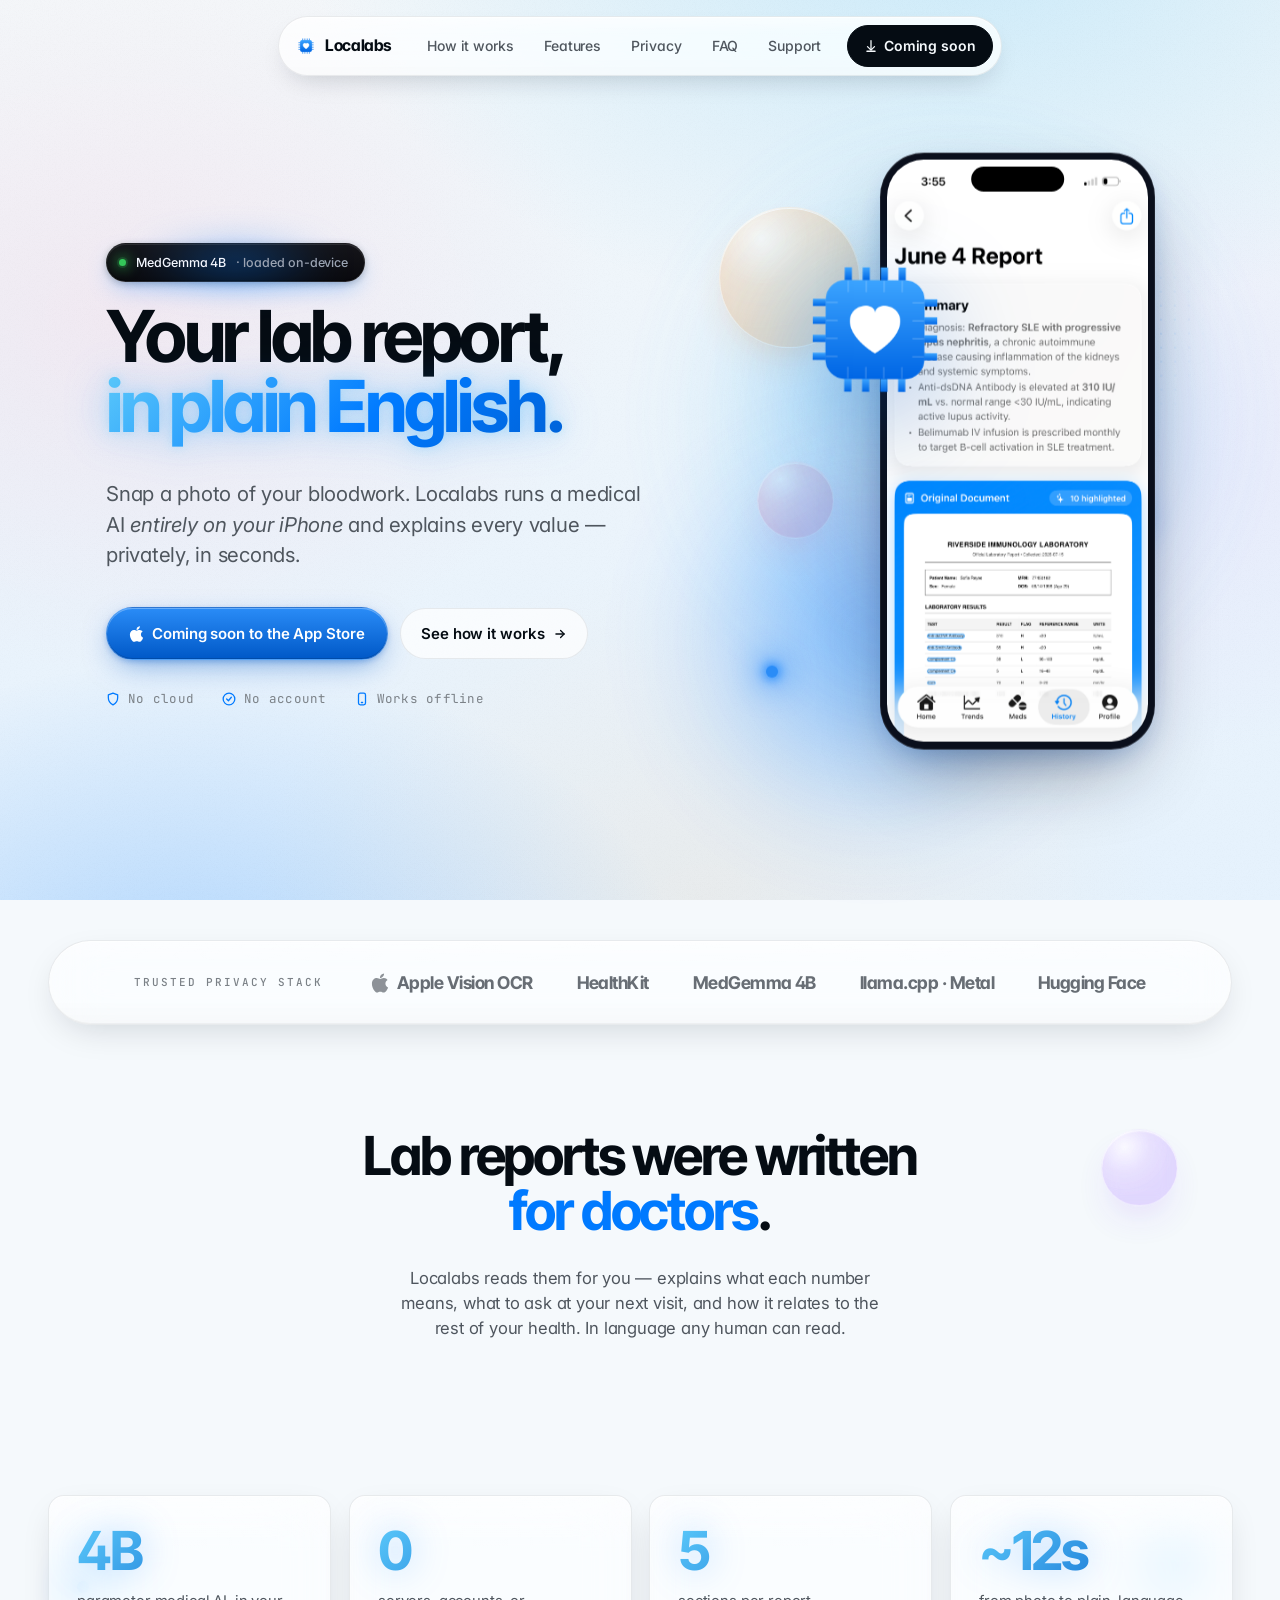
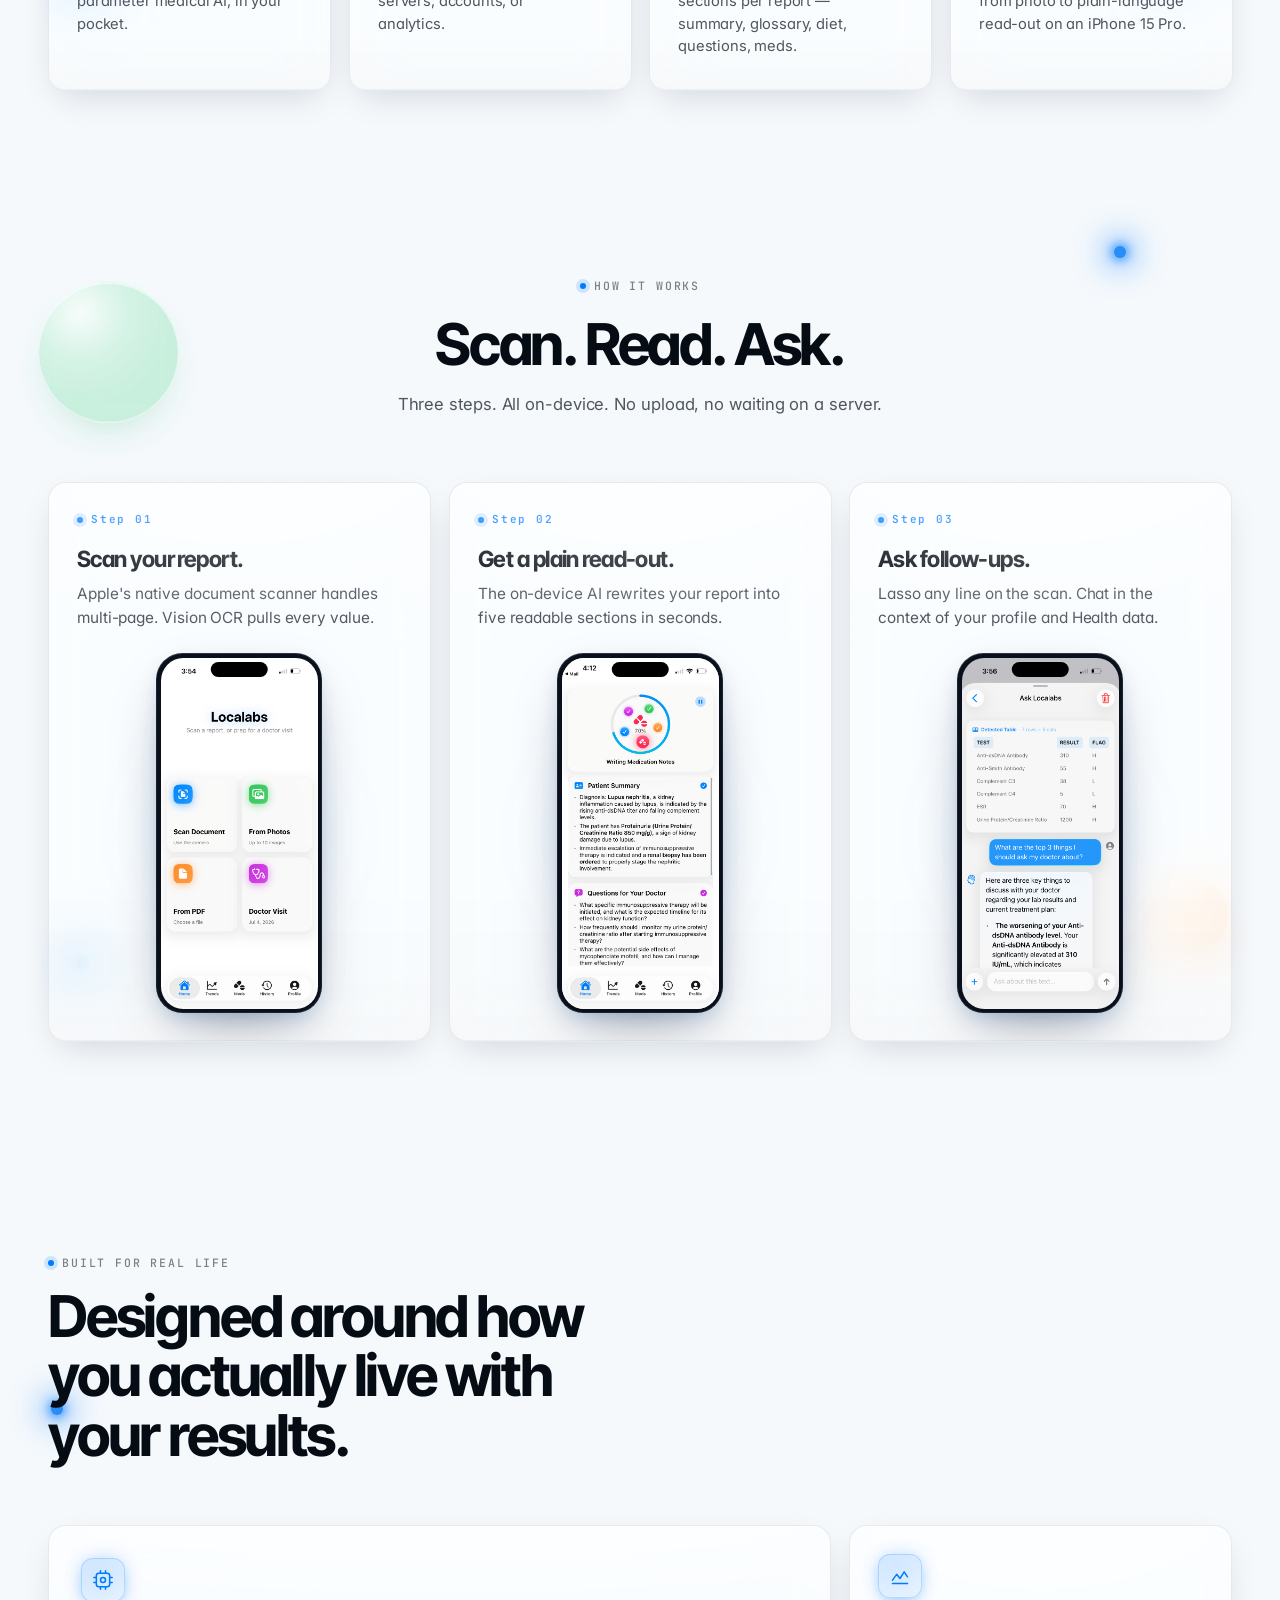
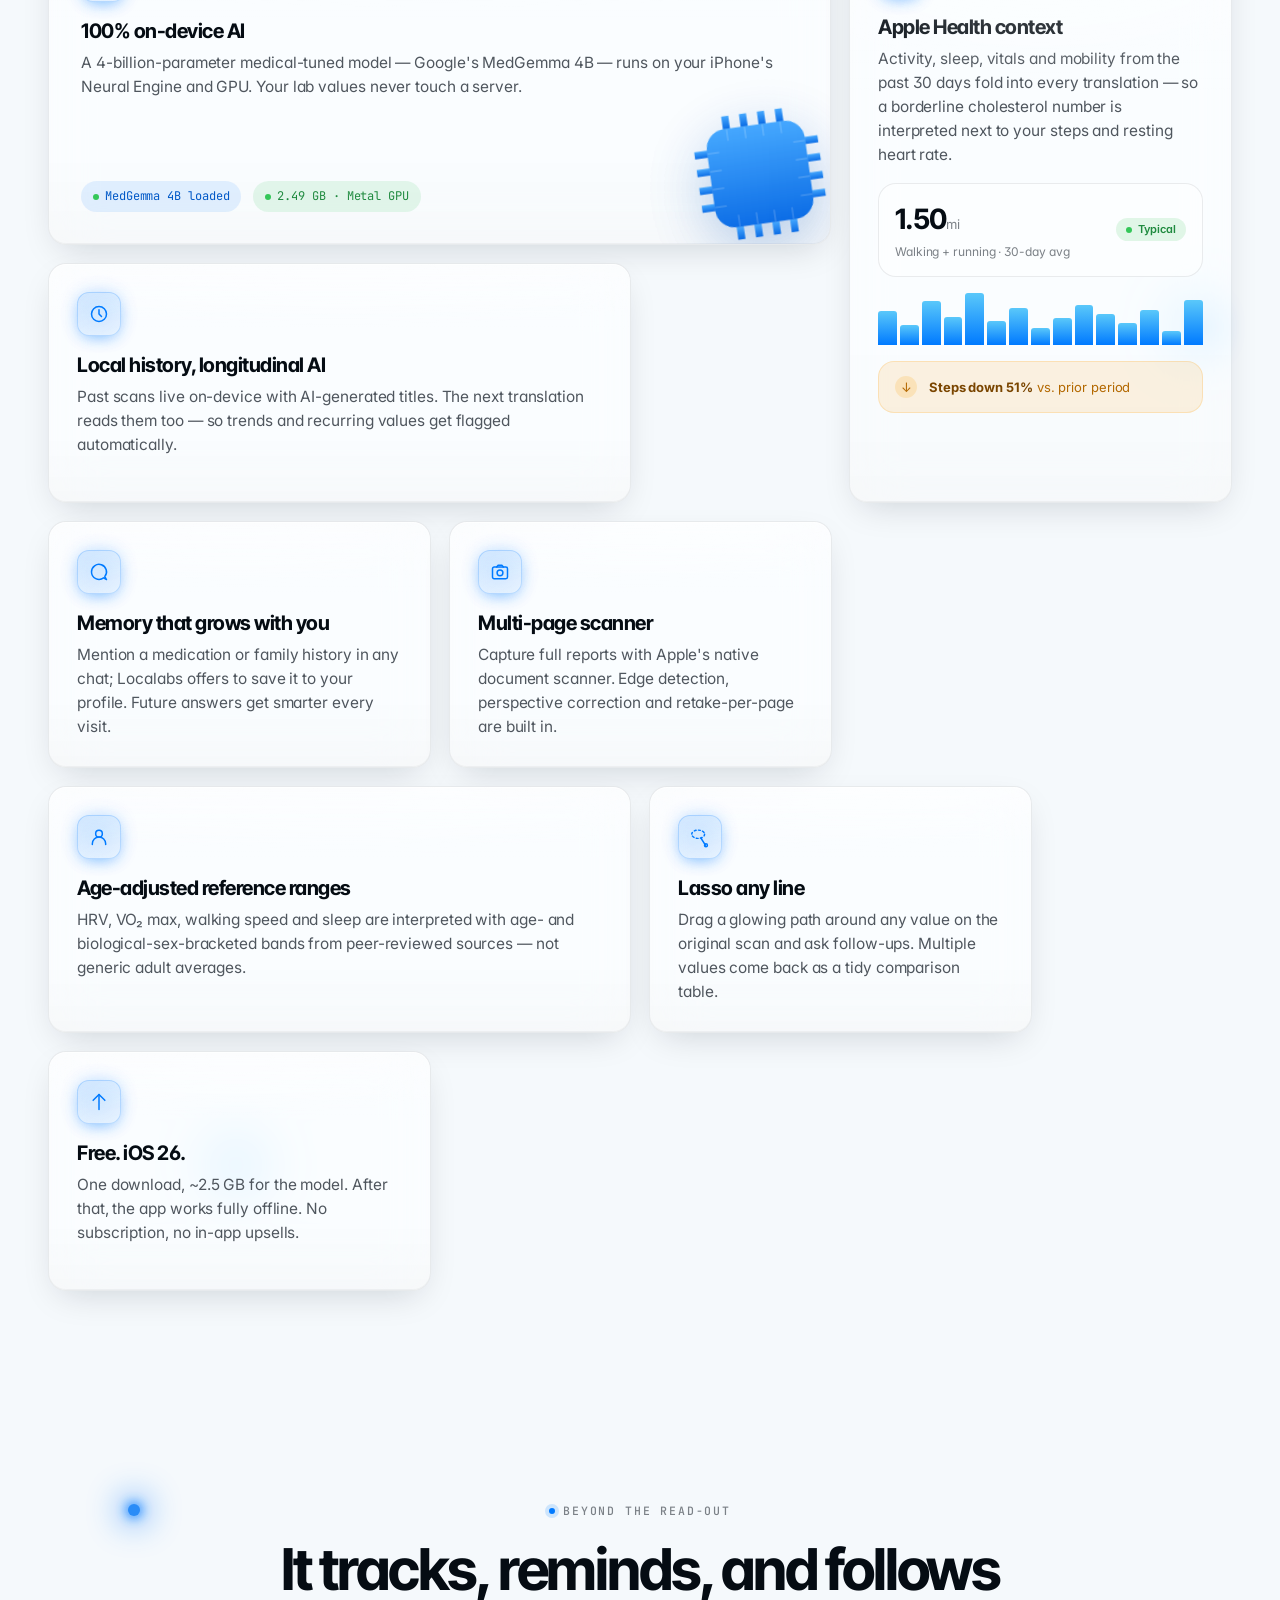
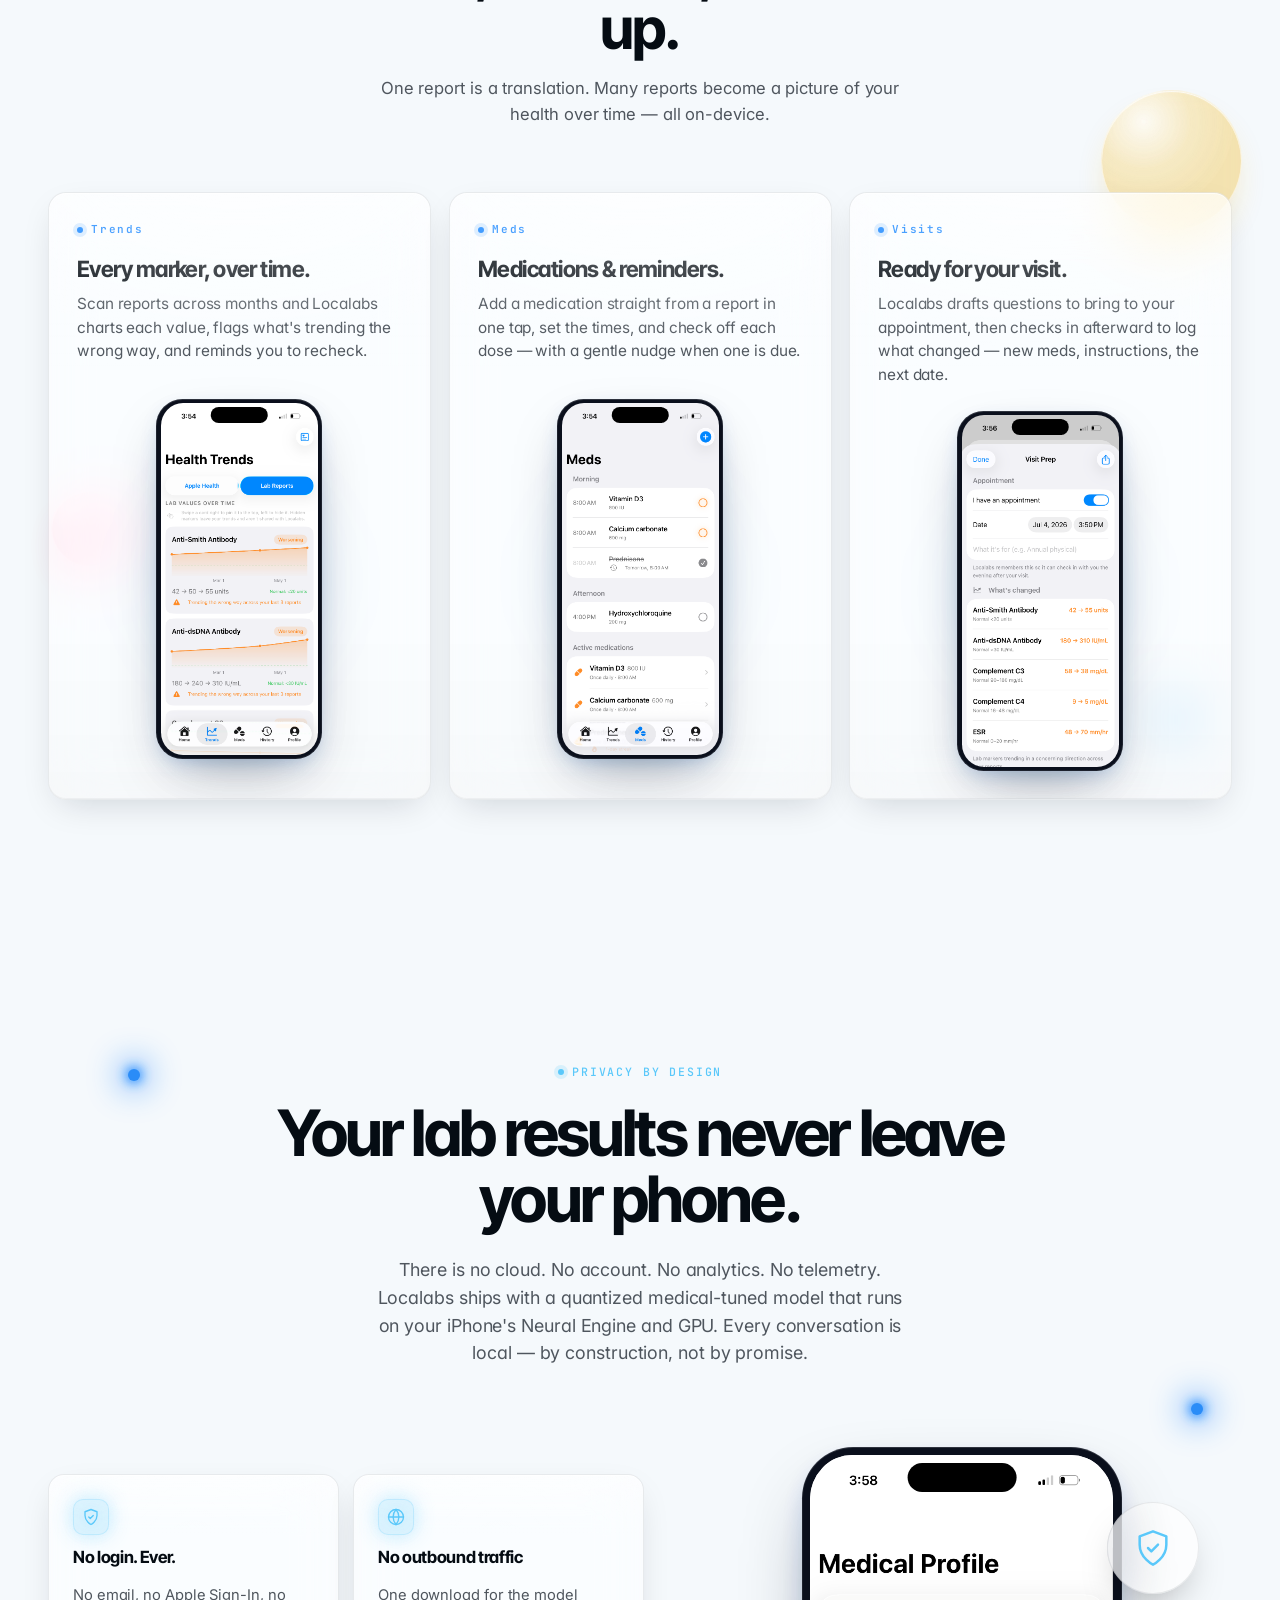
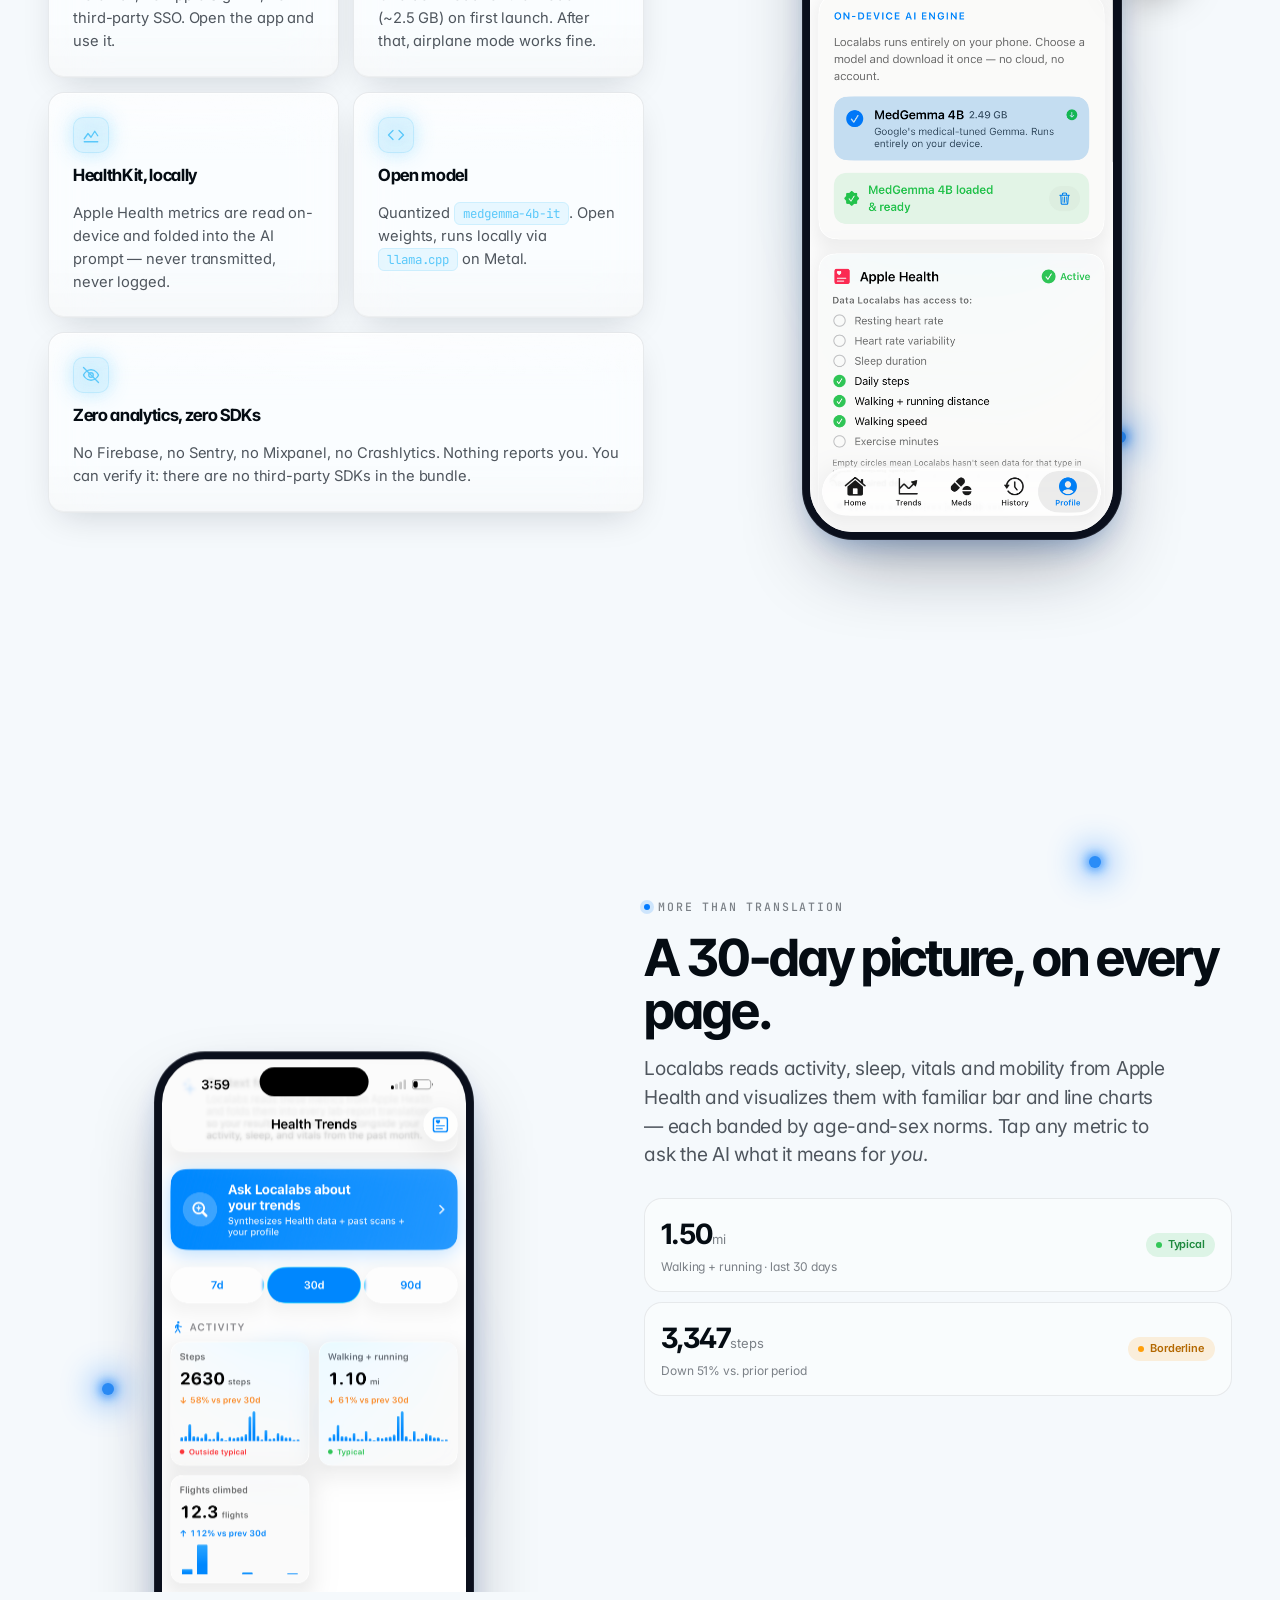
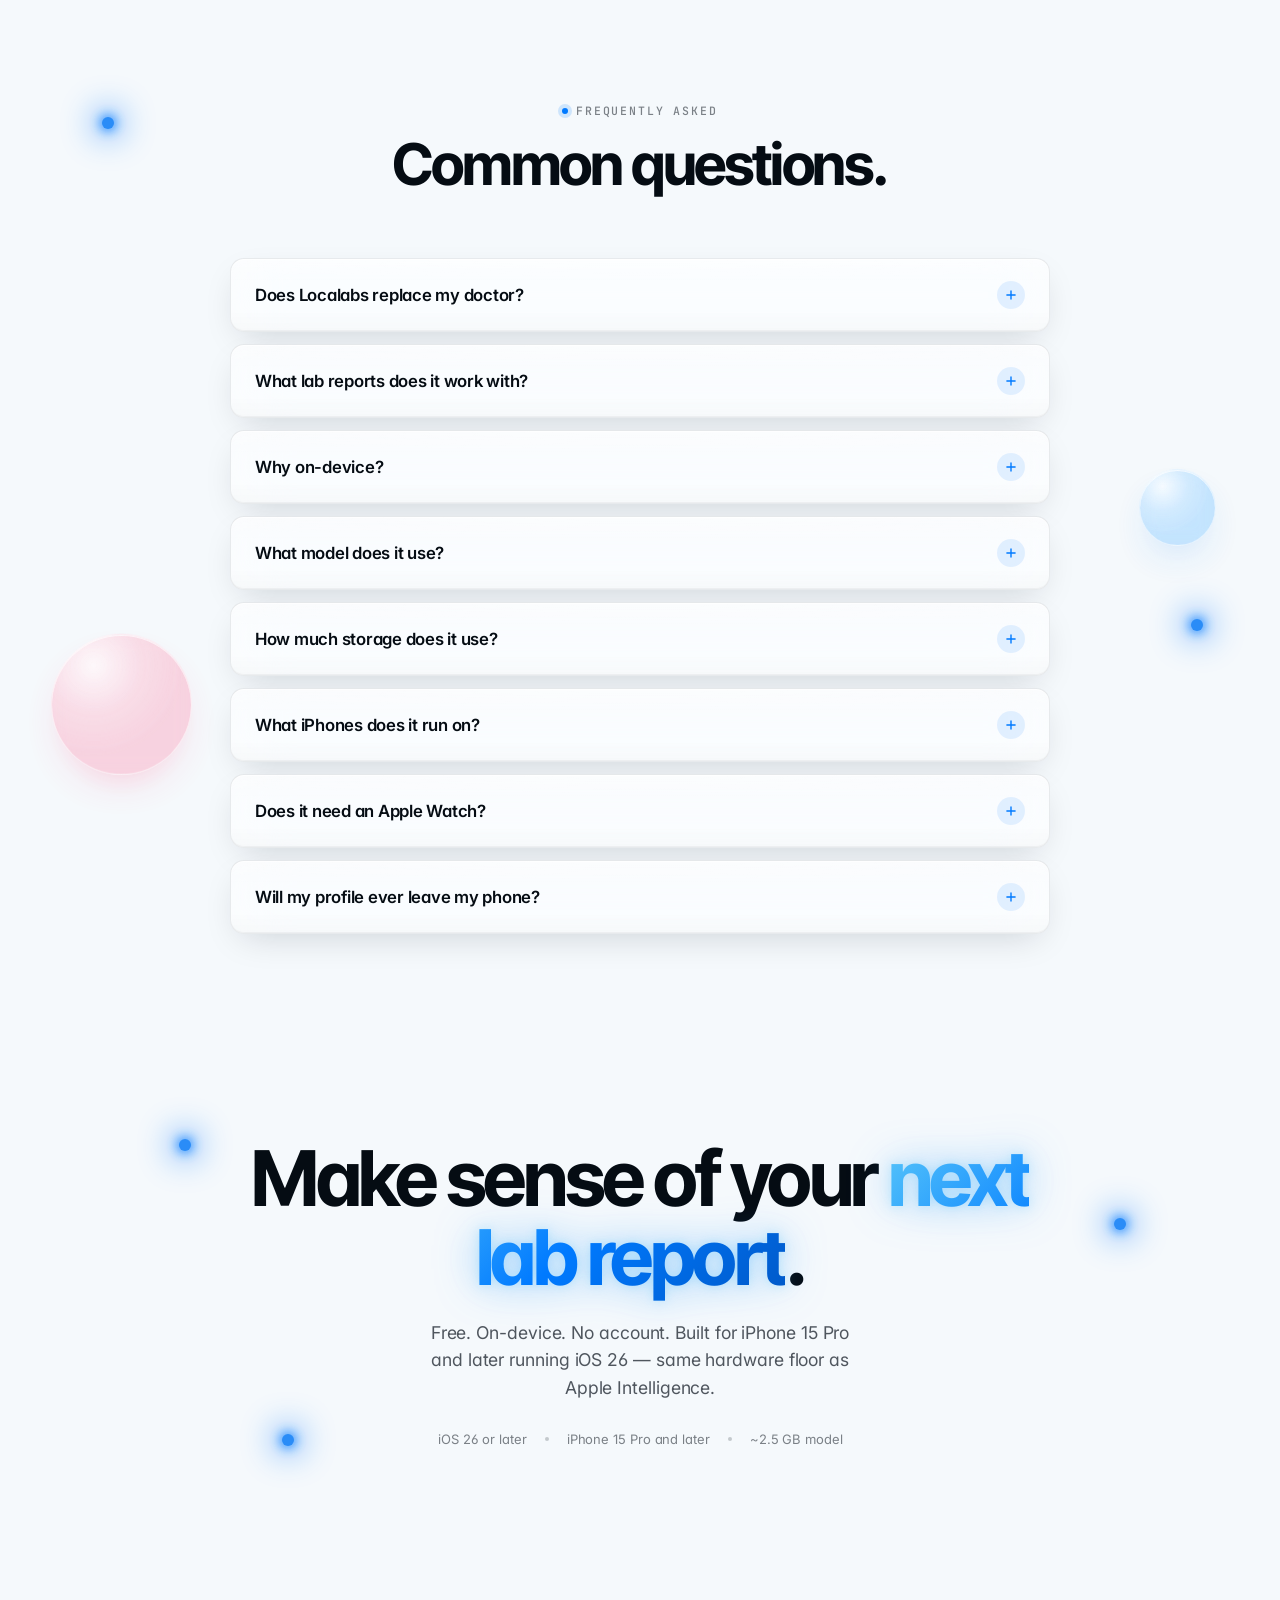
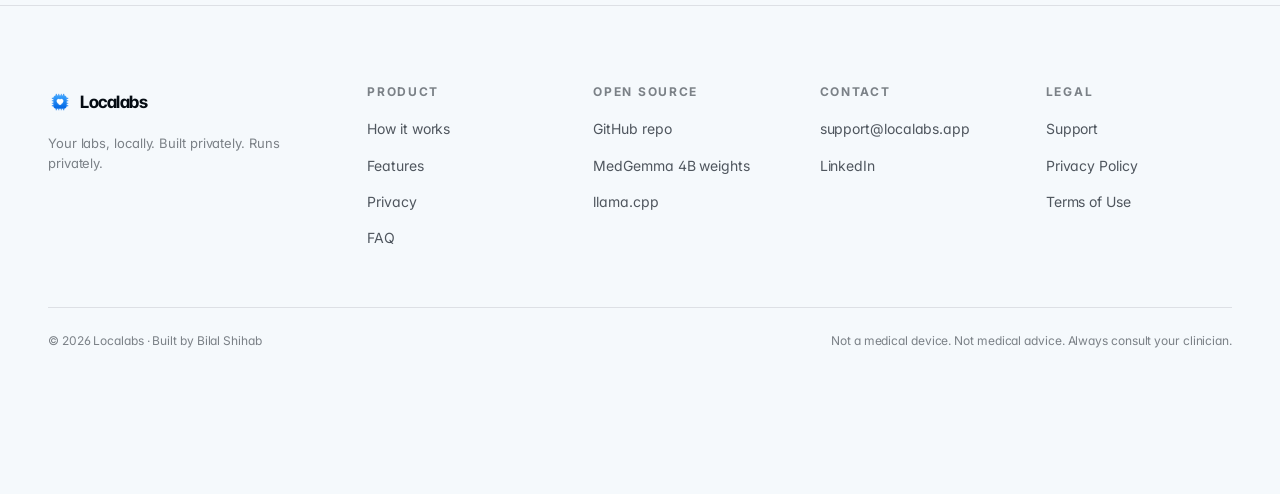
<file: index.html>
<!doctype html>
<html lang="en">
<head>
<meta charset="UTF-8" />
<meta name="viewport" content="width=device-width, initial-scale=1, viewport-fit=cover" />
<meta name="theme-color" content="#FAFBFD" />
<title>Localabs — Your labs, locally.</title>
<meta name="description" content="Localabs translates your lab reports into plain language — entirely on your iPhone. No cloud, no account, no telemetry." />

<link rel="preconnect" href="https://fonts.googleapis.com">
<link rel="preconnect" href="https://fonts.gstatic.com" crossorigin>
<link href="https://fonts.googleapis.com/css2?family=Inter:wght@400;500;600;700&family=Inter+Tight:wght@500;600;700;800&family=JetBrains+Mono:wght@400;500&display=swap" rel="stylesheet">

<link rel="stylesheet" href="styles.css" />
<link rel="icon" type="image/png" href="assets/logo-full.png" />
</head>
<body>

<!-- Animated background world + grain -->
<div class="world" aria-hidden="true"></div>
<div class="grain" aria-hidden="true"></div>

<!-- Floating glass nav -->
<div class="nav-shell" role="navigation" aria-label="Primary">
  <div class="nav glass">
    <a href="#top" class="nav-brand">
      <img src="assets/logo-full.png" alt="" />
      <span>Localabs</span>
    </a>
    <div class="nav-links">
      <a href="#how">How it works</a>
      <a href="#features">Features</a>
      <a href="#privacy">Privacy</a>
      <a href="#faq">FAQ</a>
      <a href="/support/">Support</a>
    </div>
    <a href="#download" class="nav-cta">
      <svg width="14" height="14" viewBox="0 0 24 24" fill="none" stroke="currentColor" stroke-width="2.2" stroke-linecap="round" stroke-linejoin="round"><path d="M12 3v14"/><path d="M6 13l6 6 6-6"/><path d="M5 21h14"/></svg>
      Coming soon
    </a>
  </div>
</div>

<main id="top">

<!-- ============================================================
     HERO
     ============================================================ -->
<section class="hero">
  <div class="container hero-inner">
    <div class="hero-copy">
      <span class="glow-pill reveal">
        <span class="led"></span>
        MedGemma 4B <span class="meta">· loaded on-device</span>
      </span>
      <h1 class="reveal delay-1">
        <span class="line">Your lab report,</span>
        <span class="line gradient-text">in plain&nbsp;English.</span>
      </h1>
      <p class="lead reveal delay-2">
        Snap a photo of your bloodwork. Localabs runs a medical AI <em>entirely on your iPhone</em> and explains every value — privately, in seconds.
      </p>
      <div class="cta-row reveal delay-3">
        <a href="#download" class="btn-primary magnetic">
          <svg width="15" height="18" viewBox="0 0 384 512" fill="currentColor" aria-hidden="true"><path d="M318.7 268.7c-.2-36.7 16.4-64.4 50-84.8-18.8-26.9-47.2-41.7-84.7-44.6-35.5-2.8-74.3 20.7-88.5 20.7-15 0-49.4-19.7-76.4-19.7C63.3 141.2 4 184.8 4 273.5q0 39.3 14.4 81.2c12.8 36.7 59 126.7 107.2 125.2 25.2-.6 43-17.9 75.8-17.9 31.8 0 48.3 17.9 76.4 17.9 48.6-.7 90.4-82.5 102.6-119.3-65.2-30.7-61.7-90-61.7-91.9zm-56.6-164.2c27.3-32.4 24.8-61.9 24-72.5-24.1 1.4-52 16.4-67.9 34.9-17.5 19.8-27.8 44.3-25.6 71.9 26.1 2 49.9-11.4 69.5-34.3z"/></svg>
          Coming soon to the App Store
        </a>
        <a href="#how" class="btn-ghost magnetic">
          See how it works
          <svg width="14" height="14" viewBox="0 0 24 24" fill="none" stroke="currentColor" stroke-width="2.2" stroke-linecap="round"><path d="M5 12h14"/><path d="M13 6l6 6-6 6"/></svg>
        </a>
      </div>
      <div class="hero-meta reveal delay-4">
        <span><svg width="14" height="14" viewBox="0 0 24 24" fill="none" stroke="currentColor" stroke-width="2.2" stroke-linecap="round" stroke-linejoin="round"><path d="M12 22s8-4 8-12V5l-8-3-8 3v5c0 8 8 12 8 12z"/></svg> No cloud</span>
        <span><svg width="14" height="14" viewBox="0 0 24 24" fill="none" stroke="currentColor" stroke-width="2.2" stroke-linecap="round" stroke-linejoin="round"><circle cx="12" cy="12" r="10"/><path d="M8 12l3 3 5-6"/></svg> No account</span>
        <span><svg width="14" height="14" viewBox="0 0 24 24" fill="none" stroke="currentColor" stroke-width="2.2" stroke-linecap="round" stroke-linejoin="round"><rect x="6" y="2" width="12" height="20" rx="3"/><path d="M11 18h2"/></svg> Works offline</span>
      </div>
    </div>

    <div class="hero-stage" aria-hidden="true">
      <div class="orb orb-1" data-parallax="0.6"></div>
      <div class="orb orb-2" data-parallax="-0.4"></div>
      <div class="orb orb-3" data-parallax="0.3"></div>

      <div class="float-grid" style="top: 8%; right: -8%;" data-parallax="-0.5" data-parallax-rotate="6"></div>
      <div class="glass-orb orb-peach" style="top: 6%; left: 4%;" aria-hidden="true" data-parallax="-0.3"></div>
      <div class="glass-orb sm orb-sky" style="bottom: 12%; right: 6%; animation-delay: -6s;" aria-hidden="true" data-parallax="0.4"></div>
      <div class="glass-orb sm orb-pink orb-lg-only" style="top: 48%; left: 12%; animation-delay: -3s;" aria-hidden="true" data-parallax="0.25"></div>
      <div class="float-spark" style="top: 18%; right: 26%;" data-parallax="0.8"></div>
      <div class="float-spark" style="bottom: 22%; left: 14%; animation-delay: 1.4s;" data-parallax="-0.7"></div>
      <div class="float-spark" style="top: 56%; right: 8%; animation-delay: 0.8s;" data-parallax="0.5"></div>

      <div class="hero-chip" data-parallax="-0.3" data-parallax-rotate="-3">
        <img src="assets/logo-full.png" alt="" />
      </div>

      <div class="hero-phone" data-parallax="-0.15">
        <div class="phone">
          <div class="notch"></div>
          <div class="phone-screen">
            <img src="assets/report.png" alt="A lab report translated into plain language by Localabs" />
          </div>
        </div>
      </div>
    </div>
  </div>
</section>


<!-- ============================================================
     PRESS / "FEATURED IN"
     ============================================================ -->
<section class="press">
  <div class="container">
    <div class="press-inner glass reveal">
      <span class="label">Trusted privacy stack</span>
      <div class="marks">
        <span class="item">
          <svg width="18" height="22" viewBox="0 0 384 512" fill="currentColor"><path d="M318.7 268.7c-.2-36.7 16.4-64.4 50-84.8-18.8-26.9-47.2-41.7-84.7-44.6-35.5-2.8-74.3 20.7-88.5 20.7-15 0-49.4-19.7-76.4-19.7C63.3 141.2 4 184.8 4 273.5q0 39.3 14.4 81.2c12.8 36.7 59 126.7 107.2 125.2 25.2-.6 43-17.9 75.8-17.9 31.8 0 48.3 17.9 76.4 17.9 48.6-.7 90.4-82.5 102.6-119.3-65.2-30.7-61.7-90-61.7-91.9zm-56.6-164.2c27.3-32.4 24.8-61.9 24-72.5-24.1 1.4-52 16.4-67.9 34.9-17.5 19.8-27.8 44.3-25.6 71.9 26.1 2 49.9-11.4 69.5-34.3z"/></svg>
          Apple&nbsp;Vision OCR
        </span>
        <span class="item">HealthKit</span>
        <span class="item">MedGemma 4B</span>
        <span class="item">llama.cpp · Metal</span>
        <span class="item">Hugging&nbsp;Face</span>
      </div>
    </div>
  </div>
</section>


<!-- ============================================================
     PROMISE
     ============================================================ -->
<section class="promise">
  <div class="glass-orb sm orb-lilac" style="top: 16%; right: 8%; animation-delay: -4s;" aria-hidden="true" data-parallax="-0.3"></div>
  <div class="container-narrow">
    <h2 class="reveal">Lab reports were written <span class="scribble">for doctors</span>.</h2>
    <p class="lead reveal delay-1">Localabs reads them for you — explains what each number means, what to ask at your next visit, and how it relates to the rest of your health. In language any human can read.</p>
  </div>
</section>


<!-- ============================================================
     STATS counter band
     ============================================================ -->
<section class="stats">
  <div class="float-spark" style="top: 14%; left: 6%; animation-delay: 0.4s;" aria-hidden="true" data-parallax="-0.5"></div>
  <div class="float-spark" style="top: 72%; right: 8%; animation-delay: 1.6s;" aria-hidden="true" data-parallax="0.7"></div>
  <div class="container">
    <div class="stats-grid stagger-children">
      <div class="stat glass reveal-scale">
        <div class="num" data-count="4B">4B</div>
        <div class="label">parameter medical AI, in your pocket.</div>
        <div class="deco"></div>
      </div>
      <div class="stat glass reveal-scale">
        <div class="num" data-count="0">0</div>
        <div class="label">servers, accounts, or analytics.</div>
        <div class="deco"></div>
      </div>
      <div class="stat glass reveal-scale">
        <div class="num" data-count="5">5</div>
        <div class="label">sections per report — summary, glossary, diet, questions, meds.</div>
        <div class="deco"></div>
      </div>
      <div class="stat glass reveal-scale">
        <div class="num" data-count="~12s">~12s</div>
        <div class="label">from photo to plain-language read-out on an iPhone 15 Pro.</div>
        <div class="deco"></div>
      </div>
    </div>
  </div>
</section>


<!-- ============================================================
     HOW IT WORKS — compact 3-tile
     ============================================================ -->
<section id="how" class="how">
  <div class="glass-orb orb-mint orb-lg-only" style="top: 5%; left: 3%; animation-delay: -8s;" aria-hidden="true" data-parallax="-0.25"></div>
  <div class="glass-orb sm orb-peach" style="bottom: 8%; right: 4%; animation-delay: -2s;" aria-hidden="true" data-parallax="0.35"></div>
  <div class="float-spark" style="top: 8%; right: 12%; animation-delay: 0.7s;" aria-hidden="true"></div>
  <div class="float-spark" style="bottom: 18%; left: 6%; animation-delay: 2.0s;" aria-hidden="true"></div>
  <div class="container">
    <div class="section-head">
      <span class="eyebrow reveal">How it works</span>
      <h2 class="reveal-blur delay-1">Scan. Read. Ask.</h2>
      <p class="reveal delay-2">Three steps. All on-device. No upload, no waiting on a server.</p>
    </div>

    <div class="how-tiles stagger-children">

      <div class="how-tile glass shimmer reveal-tilt">
        <div class="step-num"><span class="dot"></span> Step 01</div>
        <h3>Scan your report.</h3>
        <p>Apple's native document scanner handles multi-page. Vision OCR pulls every value.</p>
        <div class="tile-stage">
          <div class="halo"></div>
          <div class="phone phone-sm">
            <div class="notch"></div>
            <div class="phone-screen">
              <img src="assets/home.png" alt="Localabs home — Scan Document, From Photos, From PDF, and Doctor Visit" />
            </div>
          </div>
        </div>
      </div>

      <div class="how-tile glass shimmer reveal-tilt">
        <div class="step-num"><span class="dot"></span> Step 02</div>
        <h3>Get a plain read-out.</h3>
        <p>The on-device AI rewrites your report into five readable sections in seconds.</p>
        <div class="tile-stage">
          <div class="halo"></div>
          <div class="phone phone-sm">
            <div class="notch"></div>
            <div class="phone-screen">
              <img src="assets/scanning.png" alt="Localabs writing the report section by section, on-device" />
            </div>
          </div>
        </div>
      </div>

      <div class="how-tile glass shimmer reveal-tilt">
        <div class="step-num"><span class="dot"></span> Step 03</div>
        <h3>Ask follow-ups.</h3>
        <p>Lasso any line on the scan. Chat in the context of your profile and Health data.</p>
        <div class="tile-stage">
          <div class="halo"></div>
          <div class="phone phone-sm">
            <div class="notch"></div>
            <div class="phone-screen">
              <img src="assets/chat.png" alt="Ask Localabs — chatting about a highlighted value from the report" />
            </div>
          </div>
        </div>
      </div>

    </div>
  </div>
</section>


<!-- ============================================================
     FEATURES — bento grid
     ============================================================ -->
<section id="features" class="features">
  <div class="float-spark" style="top: 14%; left: 4%; animation-delay: 0.9s;" aria-hidden="true"></div>
  <div class="float-spark" style="top: 42%; right: 6%; animation-delay: 1.8s;" aria-hidden="true"></div>
  <div class="float-spark" style="bottom: 12%; left: 18%; animation-delay: 2.5s;" aria-hidden="true"></div>
  <div class="container">
    <div class="section-head">
      <span class="eyebrow reveal">Built for real life</span>
      <h2 class="reveal delay-1">Designed around how you actually live with your results.</h2>
    </div>

    <div class="feat-grid stagger-children">

      <!-- BIG hero feature: on-device -->
      <div class="feat feat-hero glass shimmer reveal-tilt">
        <div class="feat-icon">
          <svg width="20" height="20" viewBox="0 0 24 24" fill="none" stroke="currentColor" stroke-width="1.8" stroke-linecap="round" stroke-linejoin="round"><rect x="4" y="4" width="16" height="16" rx="3"/><circle cx="12" cy="12" r="3"/><path d="M9 1v3"/><path d="M15 1v3"/><path d="M9 20v3"/><path d="M15 20v3"/><path d="M1 9h3"/><path d="M1 15h3"/><path d="M20 9h3"/><path d="M20 15h3"/></svg>
        </div>
        <h3>100% on-device AI</h3>
        <p>A 4-billion-parameter medical-tuned model — Google's MedGemma 4B — runs on your iPhone's Neural Engine and GPU. Your lab values never touch a server.</p>
        <div class="demo-mini">
          <span class="pill"><span class="dot"></span>MedGemma 4B loaded</span>
          <span class="pill" style="background:rgba(52,199,89,0.12);color:#1F8A3F;"><span class="dot" style="background:#34C759"></span>2.49 GB · Metal GPU</span>
        </div>
        <img src="assets/logo-chip.png" class="feat-chip-vis" alt="" />
      </div>

      <!-- Tall: Apple Health context -->
      <div class="feat feat-tall glass shimmer reveal-tilt">
        <div class="feat-icon">
          <svg width="20" height="20" viewBox="0 0 24 24" fill="none" stroke="currentColor" stroke-width="1.8" stroke-linecap="round" stroke-linejoin="round"><path d="M3 17l5-7 4 5 5-8 4 6"/><path d="M3 21h18"/></svg>
        </div>
        <h3>Apple Health context</h3>
        <p>Activity, sleep, vitals and mobility from the past 30 days fold into every translation — so a borderline cholesterol number is interpreted next to your steps and resting heart rate.</p>
        <div class="metric-tile">
          <div style="flex:1">
            <div><span class="num">1.50</span><span class="unit"> mi</span></div>
            <div class="desc">Walking + running · 30-day avg</div>
          </div>
          <span class="badge"><span class="dot"></span>Typical</span>
        </div>
        <div class="bars">
          <span style="height:60%"></span><span style="height:35%"></span><span style="height:78%"></span><span style="height:50%"></span>
          <span style="height:92%"></span><span style="height:42%"></span><span style="height:65%"></span><span style="height:30%"></span>
          <span style="height:48%"></span><span style="height:70%"></span><span style="height:55%"></span><span style="height:38%"></span>
          <span style="height:62%"></span><span style="height:25%"></span><span style="height:80%"></span>
        </div>
        <div class="notable">
          <span class="arrow">↓</span>
          <span><strong>Steps down 51%</strong> vs. prior period</span>
        </div>
      </div>

      <!-- History -->
      <div class="feat feat-wide glass shimmer reveal-tilt">
        <div class="feat-icon">
          <svg width="20" height="20" viewBox="0 0 24 24" fill="none" stroke="currentColor" stroke-width="1.8" stroke-linecap="round" stroke-linejoin="round"><circle cx="12" cy="12" r="9"/><path d="M12 7v5l3 3"/></svg>
        </div>
        <h3>Local history, longitudinal AI</h3>
        <p>Past scans live on-device with AI-generated titles. The next translation reads them too — so trends and recurring values get flagged automatically.</p>
      </div>

      <!-- Memory -->
      <div class="feat glass shimmer reveal-tilt">
        <div class="feat-icon">
          <svg width="20" height="20" viewBox="0 0 24 24" fill="none" stroke="currentColor" stroke-width="1.8" stroke-linecap="round" stroke-linejoin="round"><path d="M3 12a9 9 0 1 1 16 5.5L21 21l-3.5-2A9 9 0 0 1 3 12z"/></svg>
        </div>
        <h3>Memory that grows with you</h3>
        <p>Mention a medication or family history in any chat; Localabs offers to save it to your profile. Future answers get smarter every visit.</p>
      </div>

      <!-- Multi-page scanner -->
      <div class="feat glass shimmer reveal-tilt">
        <div class="feat-icon">
          <svg width="20" height="20" viewBox="0 0 24 24" fill="none" stroke="currentColor" stroke-width="1.8" stroke-linecap="round" stroke-linejoin="round"><rect x="3" y="6" width="18" height="14" rx="2"/><circle cx="12" cy="13" r="3.5"/><path d="M8 6l1.5-2h5L16 6"/></svg>
        </div>
        <h3>Multi-page scanner</h3>
        <p>Capture full reports with Apple's native document scanner. Edge detection, perspective correction and retake-per-page are built in.</p>
      </div>

      <!-- Age-adjusted norms -->
      <div class="feat feat-wide glass shimmer reveal-tilt">
        <div class="feat-icon">
          <svg width="20" height="20" viewBox="0 0 24 24" fill="none" stroke="currentColor" stroke-width="1.8" stroke-linecap="round" stroke-linejoin="round"><circle cx="12" cy="8" r="4"/><path d="M4 21v-1a8 8 0 0 1 16 0v1"/></svg>
        </div>
        <h3>Age-adjusted reference ranges</h3>
        <p>HRV, VO₂&nbsp;max, walking speed and sleep are interpreted with age- and biological-sex-bracketed bands from peer-reviewed sources — not generic adult averages.</p>
      </div>

      <!-- Lasso -->
      <div class="feat glass shimmer reveal-tilt">
        <div class="feat-icon">
          <svg width="22" height="22" viewBox="0 0 24 24" fill="none" stroke="currentColor" stroke-width="1.6" stroke-linecap="round" stroke-linejoin="round">
            <ellipse cx="10" cy="9" rx="7" ry="4.5" stroke-dasharray="2 2.5"/>
            <path d="M13 13.2 L18 21"/>
            <circle cx="18.5" cy="21" r="1.6"/>
          </svg>
        </div>
        <h3>Lasso any line</h3>
        <p>Drag a glowing path around any value on the original scan and ask follow-ups. Multiple values come back as a tidy comparison table.</p>
      </div>

      <!-- Free + iOS -->
      <div class="feat glass shimmer reveal-tilt">
        <div class="feat-icon">
          <svg width="20" height="20" viewBox="0 0 24 24" fill="none" stroke="currentColor" stroke-width="1.8" stroke-linecap="round" stroke-linejoin="round"><path d="M12 3v18"/><path d="M5 10l7-7 7 7"/></svg>
        </div>
        <h3>Free. iOS&nbsp;26.</h3>
        <p>One download, ~2.5&nbsp;GB for the model. After that, the app works fully offline. No subscription, no in-app upsells.</p>
      </div>

    </div>
  </div>
</section>


<!-- ============================================================
     BEYOND TRANSLATION — trends, meds, visits
     ============================================================ -->
<section id="beyond" class="how">
  <div class="glass-orb orb-gold orb-lg-only" style="top: 6%; right: 3%; animation-delay: -5s;" aria-hidden="true" data-parallax="-0.3"></div>
  <div class="glass-orb sm orb-pink" style="bottom: 10%; left: 4%; animation-delay: -9s;" aria-hidden="true" data-parallax="0.3"></div>
  <div class="float-spark" style="top: 10%; left: 10%; animation-delay: 0.5s;" aria-hidden="true"></div>
  <div class="float-spark" style="bottom: 16%; right: 8%; animation-delay: 1.8s;" aria-hidden="true"></div>
  <div class="container">
    <div class="section-head">
      <span class="eyebrow reveal">Beyond the read-out</span>
      <h2 class="reveal-blur delay-1">It tracks, reminds, and follows up.</h2>
      <p class="reveal delay-2">One report is a translation. Many reports become a picture of your health over time — all on-device.</p>
    </div>

    <div class="how-tiles stagger-children">

      <div class="how-tile glass shimmer reveal-tilt">
        <div class="step-num"><span class="dot"></span> Trends</div>
        <h3>Every marker, over time.</h3>
        <p>Scan reports across months and Localabs charts each value, flags what's trending the wrong way, and reminds you to recheck.</p>
        <div class="tile-stage">
          <div class="halo"></div>
          <div class="phone phone-sm">
            <div class="notch"></div>
            <div class="phone-screen">
              <img src="assets/lab-trends.png" alt="Lab Reports trends — a marker charted across several reports with its normal range" />
            </div>
          </div>
        </div>
      </div>

      <div class="how-tile glass shimmer reveal-tilt">
        <div class="step-num"><span class="dot"></span> Meds</div>
        <h3>Medications &amp; reminders.</h3>
        <p>Add a medication straight from a report in one tap, set the times, and check off each dose — with a gentle nudge when one is due.</p>
        <div class="tile-stage">
          <div class="halo"></div>
          <div class="phone phone-sm">
            <div class="notch"></div>
            <div class="phone-screen">
              <img src="assets/meds.png" alt="Medications tab with today's doses and active medications" />
            </div>
          </div>
        </div>
      </div>

      <div class="how-tile glass shimmer reveal-tilt">
        <div class="step-num"><span class="dot"></span> Visits</div>
        <h3>Ready for your visit.</h3>
        <p>Localabs drafts questions to bring to your appointment, then checks in afterward to log what changed — new meds, instructions, the next date.</p>
        <div class="tile-stage">
          <div class="halo"></div>
          <div class="phone phone-sm">
            <div class="notch"></div>
            <div class="phone-screen">
              <img src="assets/visit-prep.png" alt="Doctor-visit prep — questions to ask and appointment details" />
            </div>
          </div>
        </div>
      </div>

    </div>
  </div>
</section>


<!-- ============================================================
     PRIVACY — anchor where dark transition happens
     ============================================================ -->
<div class="privacy-anchor" id="privacy">
<section class="privacy">
  <div class="float-spark" style="top: 12%; left: 10%; animation-delay: 0.5s;" aria-hidden="true"></div>
  <div class="float-spark" style="bottom: 18%; right: 12%; animation-delay: 2.1s;" aria-hidden="true"></div>
  <div class="float-spark" style="top: 36%; right: 6%; animation-delay: 1.3s;" aria-hidden="true"></div>
  <div class="container">
    <div class="intro">
      <span class="eyebrow reveal">Privacy by design</span>
      <h2 class="reveal delay-1">Your lab results never leave your phone.</h2>
      <p class="reveal delay-2">There is no cloud. No account. No analytics. No telemetry. Localabs ships with a quantized medical-tuned model that runs on your iPhone's Neural Engine and GPU. Every conversation is local — by construction, not by promise.</p>
    </div>

    <div class="privacy-grid">
      <div class="priv-tiles">

        <div class="priv-tile glass reveal">
          <div class="ico">
            <svg width="18" height="18" viewBox="0 0 24 24" fill="none" stroke="currentColor" stroke-width="1.8" stroke-linecap="round" stroke-linejoin="round"><path d="M12 22s8-4 8-12V5l-8-3-8 3v5c0 8 8 12 8 12z"/><path d="M9 12l2 2 4-4"/></svg>
          </div>
          <h4>No login. Ever.</h4>
          <p>No email, no Apple Sign-In, no third-party SSO. Open the app and use it.</p>
        </div>

        <div class="priv-tile glass reveal delay-1">
          <div class="ico">
            <svg width="18" height="18" viewBox="0 0 24 24" fill="none" stroke="currentColor" stroke-width="1.8" stroke-linecap="round" stroke-linejoin="round"><circle cx="12" cy="12" r="10"/><path d="M2 12h20"/><path d="M12 2a15 15 0 010 20"/><path d="M12 2a15 15 0 000 20"/></svg>
          </div>
          <h4>No outbound traffic</h4>
          <p>One download for the model (~2.5&nbsp;GB) on first launch. After that, airplane mode works fine.</p>
        </div>

        <div class="priv-tile glass reveal delay-2">
          <div class="ico">
            <svg width="18" height="18" viewBox="0 0 24 24" fill="none" stroke="currentColor" stroke-width="1.8" stroke-linecap="round" stroke-linejoin="round"><path d="M3 17l5-7 4 5 5-8 4 6"/><path d="M3 21h18"/></svg>
          </div>
          <h4>HealthKit, locally</h4>
          <p>Apple Health metrics are read on-device and folded into the AI prompt — never transmitted, never logged.</p>
        </div>

        <div class="priv-tile glass reveal delay-3">
          <div class="ico">
            <svg width="18" height="18" viewBox="0 0 24 24" fill="none" stroke="currentColor" stroke-width="1.8" stroke-linecap="round" stroke-linejoin="round"><polyline points="16 18 22 12 16 6"/><polyline points="8 6 2 12 8 18"/></svg>
          </div>
          <h4>Open model</h4>
          <p>Quantized <code>medgemma-4b-it</code>. Open weights, runs locally via <code>llama.cpp</code> on Metal.</p>
        </div>

        <div class="priv-tile glass wide reveal delay-4">
          <div class="ico">
            <svg width="18" height="18" viewBox="0 0 24 24" fill="none" stroke="currentColor" stroke-width="1.8" stroke-linecap="round" stroke-linejoin="round"><circle cx="12" cy="12" r="3"/><path d="M2 12s3-7 10-7 10 7 10 7-3 7-10 7-10-7-10-7z"/><line x1="2" y1="2" x2="22" y2="22"/></svg>
          </div>
          <h4>Zero analytics, zero SDKs</h4>
          <p>No Firebase, no Sentry, no Mixpanel, no Crashlytics. Nothing reports you. You can verify it: there are no third-party SDKs in the bundle.</p>
        </div>

      </div>

      <div class="privacy-visual reveal delay-2">
        <div class="halo"></div>
        <div class="shield">
          <svg width="40" height="40" viewBox="0 0 24 24" fill="none" stroke="currentColor" stroke-width="1.5" stroke-linecap="round" stroke-linejoin="round"><path d="M12 22s8-4 8-12V5l-8-3-8 3v5c0 8 8 12 8 12z"/><path d="M9 12l2 2 4-4"/></svg>
        </div>
        <div class="phone">
          <div class="notch"></div>
          <div class="phone-screen">
            <img src="assets/profile.png" alt="Profile — the on-device model loaded, with privacy and Apple Health controls" />
          </div>
        </div>
      </div>
    </div>
  </div>
</section>
</div>


<!-- ============================================================
     TRENDS — under privacy, picks up dark theme
     ============================================================ -->
<section class="trends">
  <div class="float-spark" style="top: 18%; right: 14%; animation-delay: 0.3s;" aria-hidden="true"></div>
  <div class="float-spark" style="bottom: 22%; left: 8%; animation-delay: 1.9s;" aria-hidden="true"></div>
  <div class="container">
    <div class="trends-grid">
      <div class="trends-visual reveal-left" data-parallax="-0.2">
        <div class="halo"></div>
        <div class="phone">
          <div class="notch"></div>
          <div class="phone-screen">
            <img src="assets/health-trends.png" alt="Apple Health trends — activity, sleep, vitals and mobility over 30 days" />
          </div>
        </div>
      </div>

      <div class="trends-copy stagger-children">
        <span class="eyebrow reveal-right">More than translation</span>
        <h2 class="reveal-right">A 30-day picture, on every page.</h2>
        <p class="lead reveal-right">Localabs reads activity, sleep, vitals and mobility from Apple Health and visualizes them with familiar bar and line charts — each banded by age-and-sex norms. Tap any metric to ask the AI what it means for <em>you</em>.</p>

        <div class="metric-tile reveal-right" style="margin-top: 28px;">
          <div style="flex:1">
            <div><span class="num">1.50</span><span class="unit"> mi</span></div>
            <div class="desc">Walking + running · last 30 days</div>
          </div>
          <span class="badge"><span class="dot"></span>Typical</span>
        </div>
        <div class="metric-tile warn reveal-right" style="margin-top: 10px;">
          <div style="flex:1">
            <div><span class="num">3,347</span><span class="unit"> steps</span></div>
            <div class="desc">Down 51% vs. prior period</div>
          </div>
          <span class="badge"><span class="dot"></span>Borderline</span>
        </div>
      </div>
    </div>
  </div>
</section>


<!-- ============================================================
     FAQ
     ============================================================ -->
<section id="faq" class="faq">
  <div class="glass-orb sm orb-sky" style="top: 8%; right: 5%; animation-delay: -7s;" aria-hidden="true" data-parallax="-0.25"></div>
  <div class="float-spark" style="top: 12%; left: 8%; animation-delay: 0.6s;" aria-hidden="true"></div>
  <div class="float-spark" style="top: 60%; right: 6%; animation-delay: 2.2s;" aria-hidden="true"></div>
  <div class="container">
    <div class="intro">
      <span class="eyebrow reveal">Frequently asked</span>
      <h2 class="reveal delay-1">Common questions.</h2>
    </div>

    <div class="faq-list">
      <div class="faq-item glass reveal">
        <details>
          <summary>Does Localabs replace my doctor?
            <span class="chev"><svg width="14" height="14" viewBox="0 0 24 24" fill="none" stroke="currentColor" stroke-width="2.4" stroke-linecap="round"><path d="M12 5v14"/><path d="M5 12h14"/></svg></span>
          </summary>
          <div class="body">No. Localabs translates lab reports into language you can understand and helps you prepare for the conversation with your clinician. Every report ends with explicit questions to bring up at your next visit.</div>
        </details>
      </div>
      <div class="faq-item glass reveal delay-1">
        <details>
          <summary>What lab reports does it work with?
            <span class="chev"><svg width="14" height="14" viewBox="0 0 24 24" fill="none" stroke="currentColor" stroke-width="2.4" stroke-linecap="round"><path d="M12 5v14"/><path d="M5 12h14"/></svg></span>
          </summary>
          <div class="body">Any printed lab report with test names, values, and reference ranges — CBC, comprehensive metabolic, lipid, thyroid, A1c, vitamin D, and most other standard panels. Multi-page reports are supported via the document scanner.</div>
        </details>
      </div>
      <div class="faq-item glass reveal delay-2">
        <details>
          <summary>Why on-device?
            <span class="chev"><svg width="14" height="14" viewBox="0 0 24 24" fill="none" stroke="currentColor" stroke-width="2.4" stroke-linecap="round"><path d="M12 5v14"/><path d="M5 12h14"/></svg></span>
          </summary>
          <div class="body">Lab data is among the most sensitive personal data you have. Running the AI on your phone means no third party — not even us — ever sees your results.</div>
        </details>
      </div>
      <div class="faq-item glass reveal delay-2">
        <details>
          <summary>What model does it use?
            <span class="chev"><svg width="14" height="14" viewBox="0 0 24 24" fill="none" stroke="currentColor" stroke-width="2.4" stroke-linecap="round"><path d="M12 5v14"/><path d="M5 12h14"/></svg></span>
          </summary>
          <div class="body">Google's MedGemma 4B — a medical-tuned Gemma — quantized to ~2.5&nbsp;GB and downloaded once. The model runs on your iPhone's GPU via llama.cpp on Metal.</div>
        </details>
      </div>
      <div class="faq-item glass reveal delay-3">
        <details>
          <summary>How much storage does it use?
            <span class="chev"><svg width="14" height="14" viewBox="0 0 24 24" fill="none" stroke="currentColor" stroke-width="2.4" stroke-linecap="round"><path d="M12 5v14"/><path d="M5 12h14"/></svg></span>
          </summary>
          <div class="body">The default model is ~2.5&nbsp;GB, downloaded once. Scanned reports add a few hundred KB each. Everything else (chat state, settings, profile) is tiny.</div>
        </details>
      </div>
      <div class="faq-item glass reveal delay-3">
        <details>
          <summary>What iPhones does it run on?
            <span class="chev"><svg width="14" height="14" viewBox="0 0 24 24" fill="none" stroke="currentColor" stroke-width="2.4" stroke-linecap="round"><path d="M12 5v14"/><path d="M5 12h14"/></svg></span>
          </summary>
          <div class="body">iPhone&nbsp;15&nbsp;Pro and later — same hardware floor as Apple&nbsp;Intelligence. A 4-billion-parameter model needs 8&nbsp;GB of RAM to comfortably fit alongside iOS and the KV cache, which excludes pre-A17-Pro devices. iPad isn't supported in this release.</div>
        </details>
      </div>
      <div class="faq-item glass reveal delay-3">
        <details>
          <summary>Does it need an Apple Watch?
            <span class="chev"><svg width="14" height="14" viewBox="0 0 24 24" fill="none" stroke="currentColor" stroke-width="2.4" stroke-linecap="round"><path d="M12 5v14"/><path d="M5 12h14"/></svg></span>
          </summary>
          <div class="body">No. Phone-only users get steps, walking distance, walking speed, and manually-logged vitals. A paired Watch adds resting HR, HRV, VO₂ max, sleep, and other passive measurements.</div>
        </details>
      </div>
      <div class="faq-item glass reveal delay-4">
        <details>
          <summary>Will my profile ever leave my phone?
            <span class="chev"><svg width="14" height="14" viewBox="0 0 24 24" fill="none" stroke="currentColor" stroke-width="2.4" stroke-linecap="round"><path d="M12 5v14"/><path d="M5 12h14"/></svg></span>
          </summary>
          <div class="body">No. Age, conditions, medications and family history live in your device's secure storage and are read locally each time a chat or analysis runs.</div>
        </details>
      </div>
    </div>
  </div>
</section>


<!-- ============================================================
     FINAL CTA
     ============================================================ -->
<section id="download" class="final-cta">
  <div class="glass-orb orb-pink orb-lg-only" style="top: 12%; left: 4%; animation-delay: -3s;" aria-hidden="true" data-parallax="0.3"></div>
  <div class="glass-orb sm orb-gold" style="bottom: 14%; right: 6%; animation-delay: -10s;" aria-hidden="true" data-parallax="-0.35"></div>
  <div class="float-spark" style="top: 18%; left: 14%; animation-delay: 0.5s;" aria-hidden="true"></div>
  <div class="float-spark" style="top: 32%; right: 12%; animation-delay: 1.4s;" aria-hidden="true"></div>
  <div class="float-spark" style="bottom: 28%; left: 22%; animation-delay: 2.1s;" aria-hidden="true"></div>
  <div class="container-narrow">
    <h2 class="reveal">Make sense of your <span class="gradient-text">next lab report</span>.</h2>
    <p class="reveal delay-1">Free. On-device. No account. Built for iPhone&nbsp;15&nbsp;Pro and later running iOS&nbsp;26 — same hardware floor as Apple&nbsp;Intelligence.</p>
    <div class="badge-row reveal delay-3">
      <span>iOS&nbsp;26 or later</span>
      <span class="sep"></span>
      <span>iPhone&nbsp;15&nbsp;Pro&nbsp;and later</span>
      <span class="sep"></span>
      <span>~2.5&nbsp;GB model</span>
    </div>
  </div>
</section>


<!-- ============================================================
     FOOTER
     ============================================================ -->
<footer class="footer">
  <div class="container">
    <div class="footer-inner">
      <div class="brand-block">
        <a href="#top" class="nav-brand" style="font-size: 17px;">
          <img src="assets/logo-full.png" alt="" style="width:24px;height:24px"/>
          <span>Localabs</span>
        </a>
        <p>Your labs, locally. Built privately. Runs privately.</p>
      </div>
      <div>
        <h5>Product</h5>
        <ul>
          <li><a href="#how">How it works</a></li>
          <li><a href="#features">Features</a></li>
          <li><a href="#privacy">Privacy</a></li>
          <li><a href="#faq">FAQ</a></li>
        </ul>
      </div>
      <div>
        <h5>Open source</h5>
        <ul>
          <li><a href="https://github.com/bshihab/localabs" target="_blank" rel="noopener noreferrer">GitHub repo</a></li>
          <li><a href="https://huggingface.co/unsloth/medgemma-4b-it-GGUF" target="_blank" rel="noopener noreferrer">MedGemma 4B weights</a></li>
          <li><a href="https://github.com/ggml-org/llama.cpp" target="_blank" rel="noopener noreferrer">llama.cpp</a></li>
        </ul>
      </div>
      <div>
        <h5>Contact</h5>
        <ul>
          <li><a href="mailto:support@localabs.app">support@localabs.app</a></li>
          <li><a href="https://linkedin.com/in/bilalshihab" target="_blank" rel="noopener noreferrer">LinkedIn</a></li>
        </ul>
      </div>
      <div>
        <h5>Legal</h5>
        <ul>
          <li><a href="/support/">Support</a></li>
          <li><a href="/privacy/">Privacy Policy</a></li>
          <li><a href="/terms/">Terms of Use</a></li>
        </ul>
      </div>
    </div>
    <div class="footer-bottom">
      <span>© 2026 Localabs · Built by Bilal Shihab</span>
      <span>Not a medical device. Not medical advice. Always consult your clinician.</span>
    </div>
  </div>
</footer>

</main>

<script src="script.js"></script>
</body>
</html>
</file>
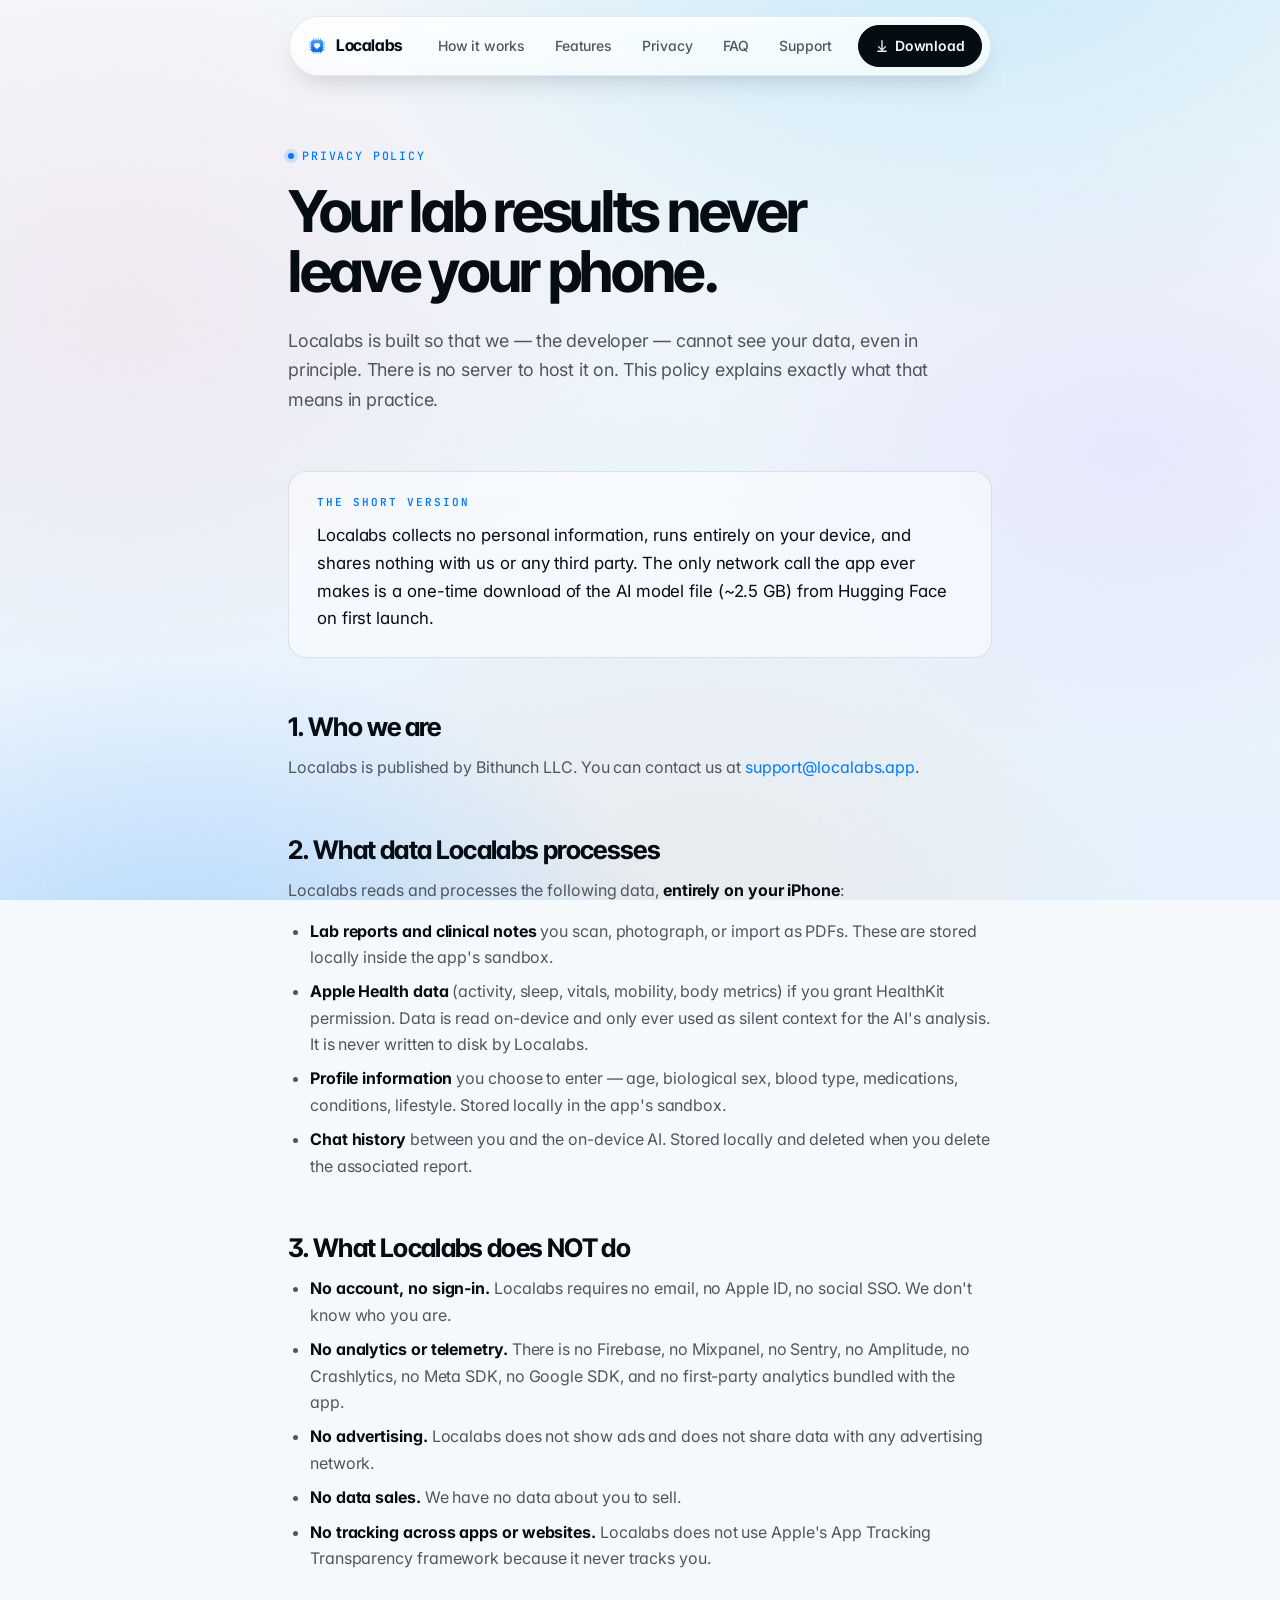
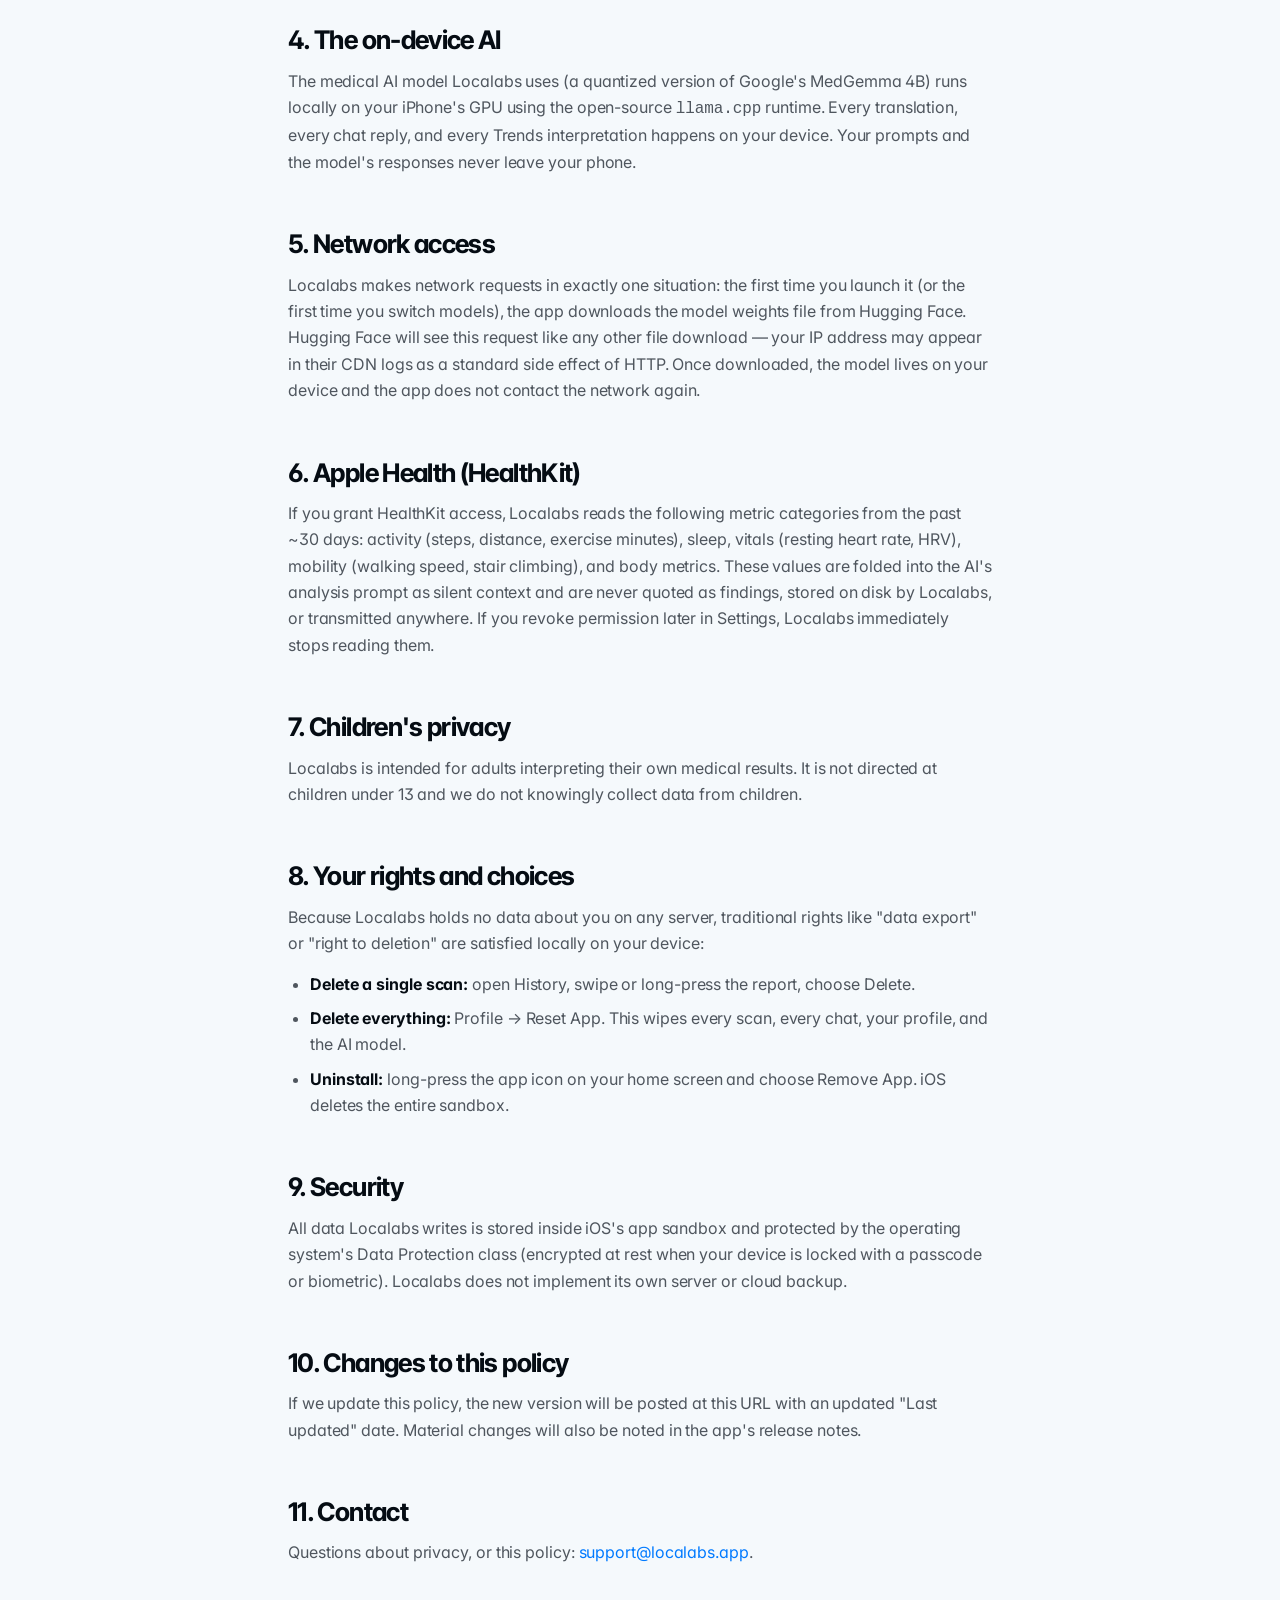
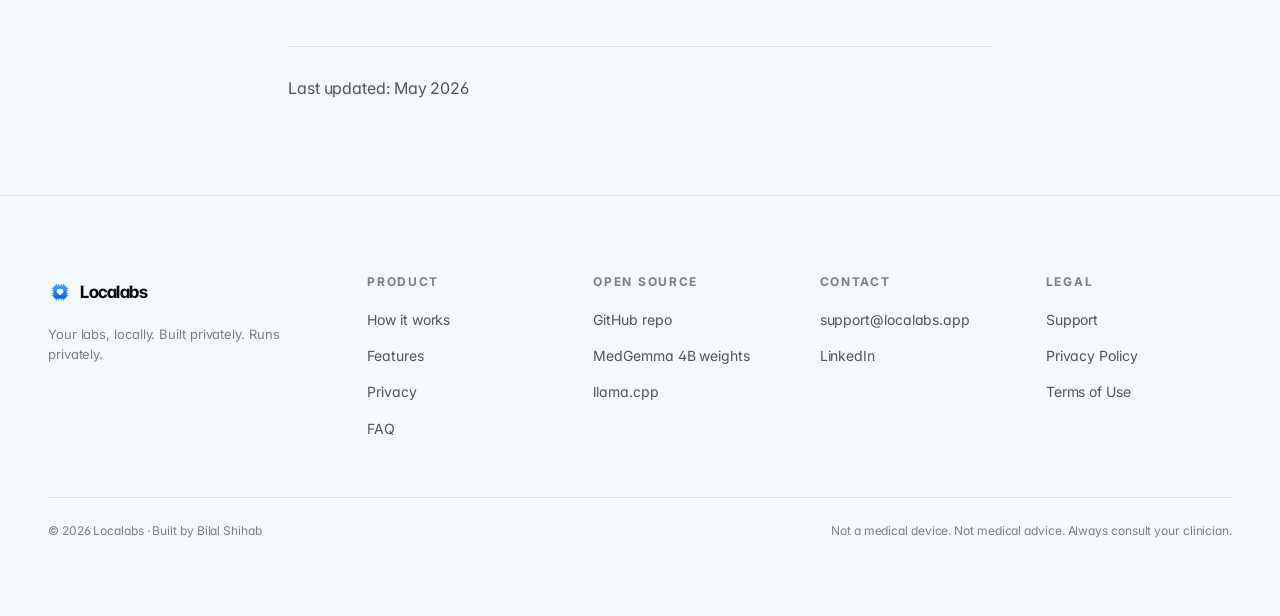
<file: privacy/index.html>
<!doctype html>
<html lang="en">
<head>
<meta charset="UTF-8" />
<meta name="viewport" content="width=device-width, initial-scale=1, viewport-fit=cover" />
<meta name="theme-color" content="#FAFBFD" />
<title>Privacy Policy — Localabs</title>
<meta name="description" content="Localabs runs entirely on your iPhone. No cloud, no account, no analytics. Read the full privacy policy." />

<link rel="preconnect" href="https://fonts.googleapis.com">
<link rel="preconnect" href="https://fonts.gstatic.com" crossorigin>
<link href="https://fonts.googleapis.com/css2?family=Inter:wght@400;500;600;700&family=Inter+Tight:wght@500;600;700;800&family=JetBrains+Mono:wght@400;500&display=swap" rel="stylesheet">

<link rel="stylesheet" href="../styles.css" />
<link rel="icon" type="image/png" href="../assets/logo-full.png" />

<style>
  .doc { padding: 140px 0 80px; }
  .doc .container { max-width: 760px; }
  .doc .eyebrow { color: var(--blue-600); margin-bottom: 16px; }
  .doc h1 {
    font-size: clamp(2.4rem, 4.5vw, 3.6rem);
    line-height: 1.05;
    letter-spacing: -0.04em;
    margin-bottom: 24px;
  }
  .doc .lead {
    font-size: clamp(1.05rem, 1.4vw, 1.25rem);
    color: var(--ink-2);
    max-width: 60ch;
    margin-bottom: 56px;
  }
  .doc h2 {
    font-size: clamp(1.3rem, 2vw, 1.6rem);
    letter-spacing: -0.025em;
    margin-top: 56px;
    margin-bottom: 14px;
  }
  .doc p, .doc li {
    color: var(--ink-2);
    font-size: 1rem;
    line-height: 1.65;
  }
  .doc p { margin-bottom: 14px; }
  .doc ul { margin: 8px 0 18px 22px; }
  .doc ul li { margin-bottom: 8px; }
  .doc a { color: var(--blue-600); text-decoration: none; }
  .doc a:hover { text-decoration: underline; }
  .doc strong { color: var(--ink); }
  .doc .meta {
    margin-top: 80px;
    padding-top: 28px;
    border-top: 1px solid var(--hairline);
    font-size: 0.88rem;
    color: var(--ink-3);
  }
  .tldr {
    margin: 0 0 36px;
    padding: 24px 28px;
    border-radius: 18px;
    border: 1px solid var(--hairline);
    background: rgba(var(--glass-tint), calc(var(--glass-tint-alpha) - 0.10));
  }
  .tldr h3 {
    font-family: var(--font-mono);
    font-size: 11px;
    letter-spacing: 0.18em;
    text-transform: uppercase;
    color: var(--blue-600);
    margin-bottom: 14px;
  }
  .tldr p { font-size: 1.05rem; color: var(--ink); margin: 0; }
</style>
</head>
<body>

<div class="world" aria-hidden="true"></div>
<div class="grain" aria-hidden="true"></div>

<div class="nav-shell" role="navigation" aria-label="Primary">
  <div class="nav glass">
    <a href="../" class="nav-brand">
      <img src="../assets/logo-full.png" alt="" />
      <span>Localabs</span>
    </a>
    <div class="nav-links">
      <a href="../#how">How it works</a>
      <a href="../#features">Features</a>
      <a href="../#privacy">Privacy</a>
      <a href="../#faq">FAQ</a>
      <a href="/support/">Support</a>
    </div>
    <a href="../#download" class="nav-cta">
      <svg width="14" height="14" viewBox="0 0 24 24" fill="none" stroke="currentColor" stroke-width="2.2" stroke-linecap="round" stroke-linejoin="round"><path d="M12 3v14"/><path d="M6 13l6 6 6-6"/><path d="M5 21h14"/></svg>
      Download
    </a>
  </div>
</div>

<main class="doc">
  <div class="container">
    <span class="eyebrow">Privacy Policy</span>
    <h1>Your lab results never leave your phone.</h1>
    <p class="lead">Localabs is built so that we — the developer — cannot see your data, even in principle. There is no server to host it on. This policy explains exactly what that means in practice.</p>

    <div class="tldr">
      <h3>The short version</h3>
      <p>Localabs collects no personal information, runs entirely on your device, and shares nothing with us or any third party. The only network call the app ever makes is a one-time download of the AI model file (~2.5 GB) from Hugging Face on first launch.</p>
    </div>

    <h2>1. Who we are</h2>
    <p>Localabs is published by Bithunch LLC. You can contact us at <a href="mailto:support@localabs.app">support@localabs.app</a>.</p>

    <h2>2. What data Localabs processes</h2>
    <p>Localabs reads and processes the following data, <strong>entirely on your iPhone</strong>:</p>
    <ul>
      <li><strong>Lab reports and clinical notes</strong> you scan, photograph, or import as PDFs. These are stored locally inside the app's sandbox.</li>
      <li><strong>Apple Health data</strong> (activity, sleep, vitals, mobility, body metrics) if you grant HealthKit permission. Data is read on-device and only ever used as silent context for the AI's analysis. It is never written to disk by Localabs.</li>
      <li><strong>Profile information</strong> you choose to enter — age, biological sex, blood type, medications, conditions, lifestyle. Stored locally in the app's sandbox.</li>
      <li><strong>Chat history</strong> between you and the on-device AI. Stored locally and deleted when you delete the associated report.</li>
    </ul>

    <h2>3. What Localabs does NOT do</h2>
    <ul>
      <li><strong>No account, no sign-in.</strong> Localabs requires no email, no Apple ID, no social SSO. We don't know who you are.</li>
      <li><strong>No analytics or telemetry.</strong> There is no Firebase, no Mixpanel, no Sentry, no Amplitude, no Crashlytics, no Meta SDK, no Google SDK, and no first-party analytics bundled with the app.</li>
      <li><strong>No advertising.</strong> Localabs does not show ads and does not share data with any advertising network.</li>
      <li><strong>No data sales.</strong> We have no data about you to sell.</li>
      <li><strong>No tracking across apps or websites.</strong> Localabs does not use Apple's App Tracking Transparency framework because it never tracks you.</li>
    </ul>

    <h2>4. The on-device AI</h2>
    <p>The medical AI model Localabs uses (a quantized version of Google's MedGemma 4B) runs locally on your iPhone's GPU using the open-source <code>llama.cpp</code> runtime. Every translation, every chat reply, and every Trends interpretation happens on your device. Your prompts and the model's responses never leave your phone.</p>

    <h2>5. Network access</h2>
    <p>Localabs makes network requests in exactly one situation: the first time you launch it (or the first time you switch models), the app downloads the model weights file from Hugging Face. Hugging Face will see this request like any other file download — your IP address may appear in their CDN logs as a standard side effect of HTTP. Once downloaded, the model lives on your device and the app does not contact the network again.</p>

    <h2>6. Apple Health (HealthKit)</h2>
    <p>If you grant HealthKit access, Localabs reads the following metric categories from the past ~30 days: activity (steps, distance, exercise minutes), sleep, vitals (resting heart rate, HRV), mobility (walking speed, stair climbing), and body metrics. These values are folded into the AI's analysis prompt as silent context and are never quoted as findings, stored on disk by Localabs, or transmitted anywhere. If you revoke permission later in Settings, Localabs immediately stops reading them.</p>

    <h2>7. Children's privacy</h2>
    <p>Localabs is intended for adults interpreting their own medical results. It is not directed at children under 13 and we do not knowingly collect data from children.</p>

    <h2>8. Your rights and choices</h2>
    <p>Because Localabs holds no data about you on any server, traditional rights like "data export" or "right to deletion" are satisfied locally on your device:</p>
    <ul>
      <li><strong>Delete a single scan:</strong> open History, swipe or long-press the report, choose Delete.</li>
      <li><strong>Delete everything:</strong> Profile → Reset App. This wipes every scan, every chat, your profile, and the AI model.</li>
      <li><strong>Uninstall:</strong> long-press the app icon on your home screen and choose Remove App. iOS deletes the entire sandbox.</li>
    </ul>

    <h2>9. Security</h2>
    <p>All data Localabs writes is stored inside iOS's app sandbox and protected by the operating system's Data Protection class (encrypted at rest when your device is locked with a passcode or biometric). Localabs does not implement its own server or cloud backup.</p>

    <h2>10. Changes to this policy</h2>
    <p>If we update this policy, the new version will be posted at this URL with an updated "Last updated" date. Material changes will also be noted in the app's release notes.</p>

    <h2>11. Contact</h2>
    <p>Questions about privacy, or this policy: <a href="mailto:support@localabs.app">support@localabs.app</a>.</p>

    <div class="meta">
      <p>Last updated: May 2026</p>
    </div>
  </div>
</main>

<footer class="footer">
  <div class="container">
    <div class="footer-inner">
      <div class="brand-block">
        <a href="../" class="nav-brand" style="font-size: 17px;">
          <img src="../assets/logo-full.png" alt="" style="width:24px;height:24px"/>
          <span>Localabs</span>
        </a>
        <p>Your labs, locally. Built privately. Runs privately.</p>
      </div>
      <div>
        <h5>Product</h5>
        <ul>
          <li><a href="../#how">How it works</a></li>
          <li><a href="../#features">Features</a></li>
          <li><a href="../#privacy">Privacy</a></li>
          <li><a href="../#faq">FAQ</a></li>
        </ul>
      </div>
      <div>
        <h5>Open source</h5>
        <ul>
          <li><a href="https://github.com/bshihab/localabs" target="_blank" rel="noopener noreferrer">GitHub repo</a></li>
          <li><a href="https://huggingface.co/unsloth/medgemma-4b-it-GGUF" target="_blank" rel="noopener noreferrer">MedGemma 4B weights</a></li>
          <li><a href="https://github.com/ggml-org/llama.cpp" target="_blank" rel="noopener noreferrer">llama.cpp</a></li>
        </ul>
      </div>
      <div>
        <h5>Contact</h5>
        <ul>
          <li><a href="mailto:support@localabs.app">support@localabs.app</a></li>
          <li><a href="https://linkedin.com/in/bilalshihab" target="_blank" rel="noopener noreferrer">LinkedIn</a></li>
        </ul>
      </div>
      <div>
        <h5>Legal</h5>
        <ul>
          <li><a href="/support/">Support</a></li>
          <li><a href="/privacy/">Privacy Policy</a></li>
          <li><a href="/terms/">Terms of Use</a></li>
        </ul>
      </div>
    </div>
    <div class="footer-bottom">
      <span>© 2026 Localabs · Built by Bilal Shihab</span>
      <span>Not a medical device. Not medical advice. Always consult your clinician.</span>
    </div>
  </div>
</footer>

</body>
</html>
</file>
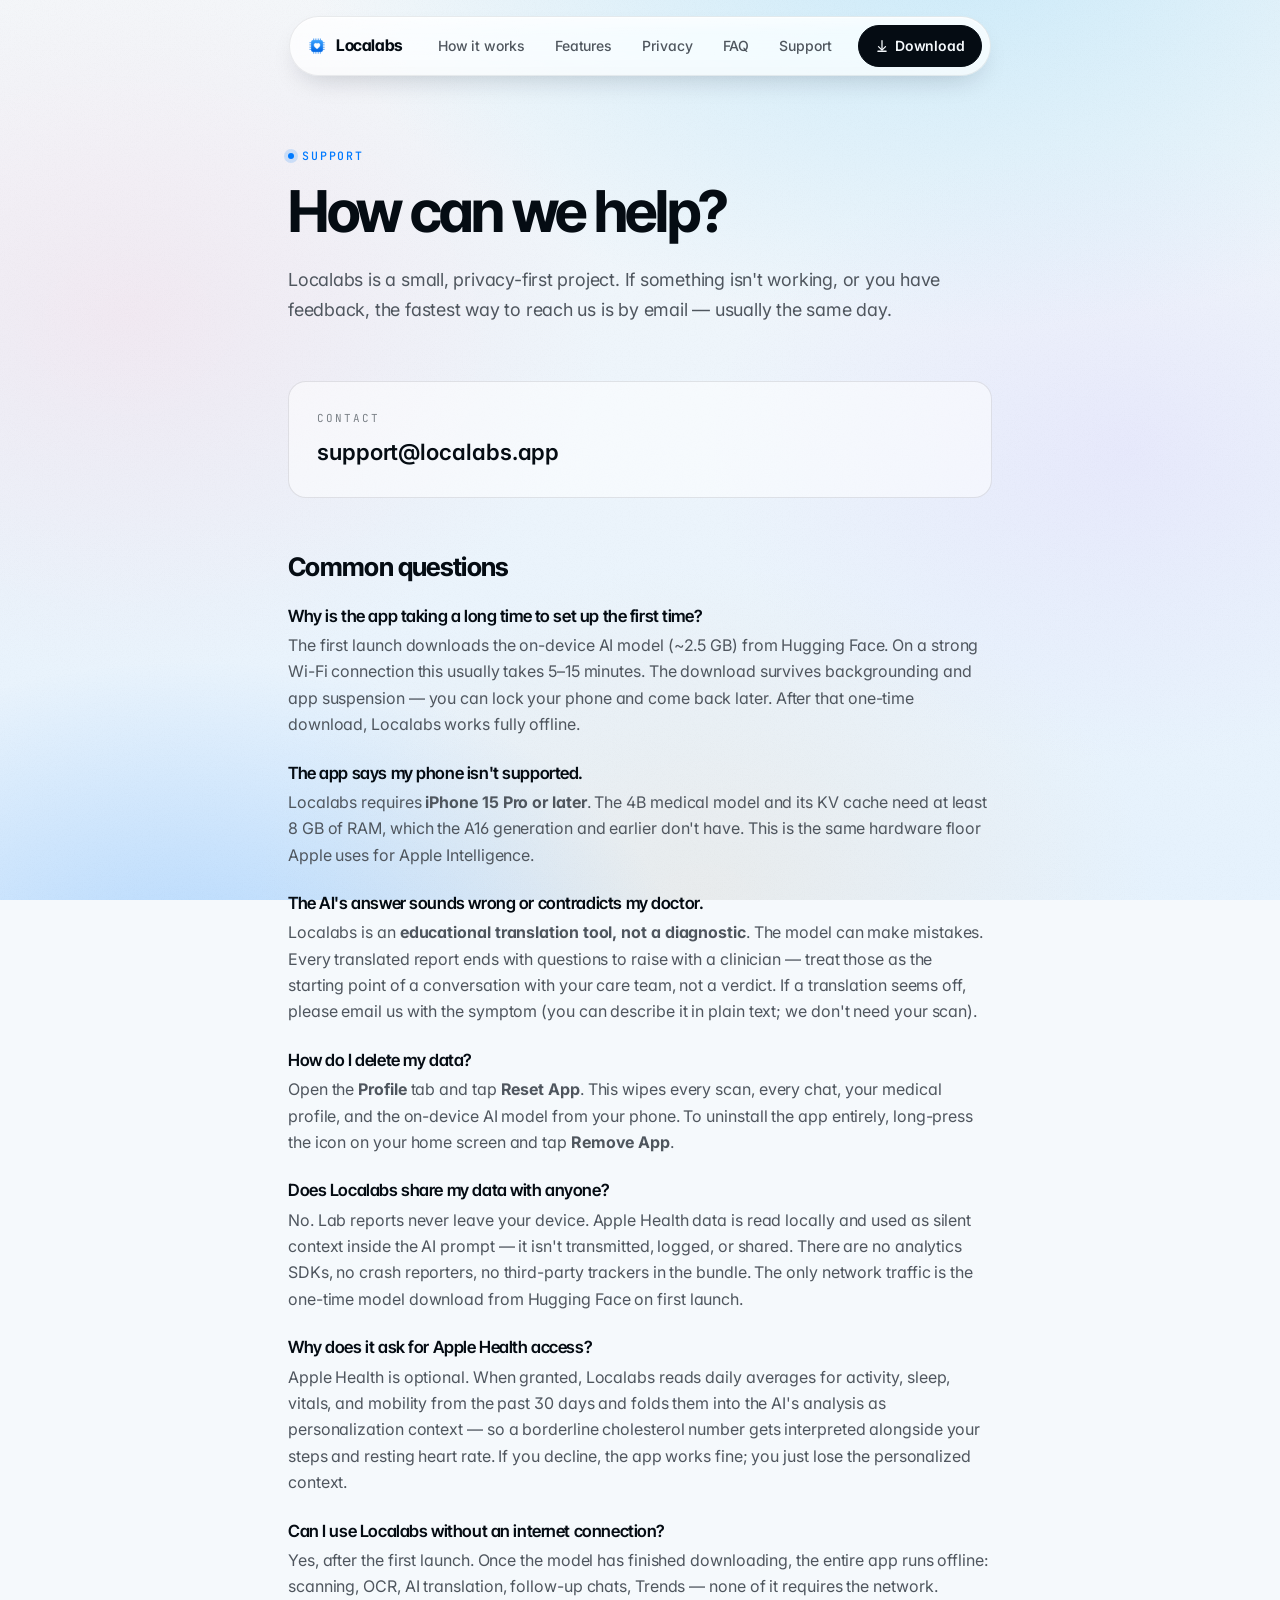
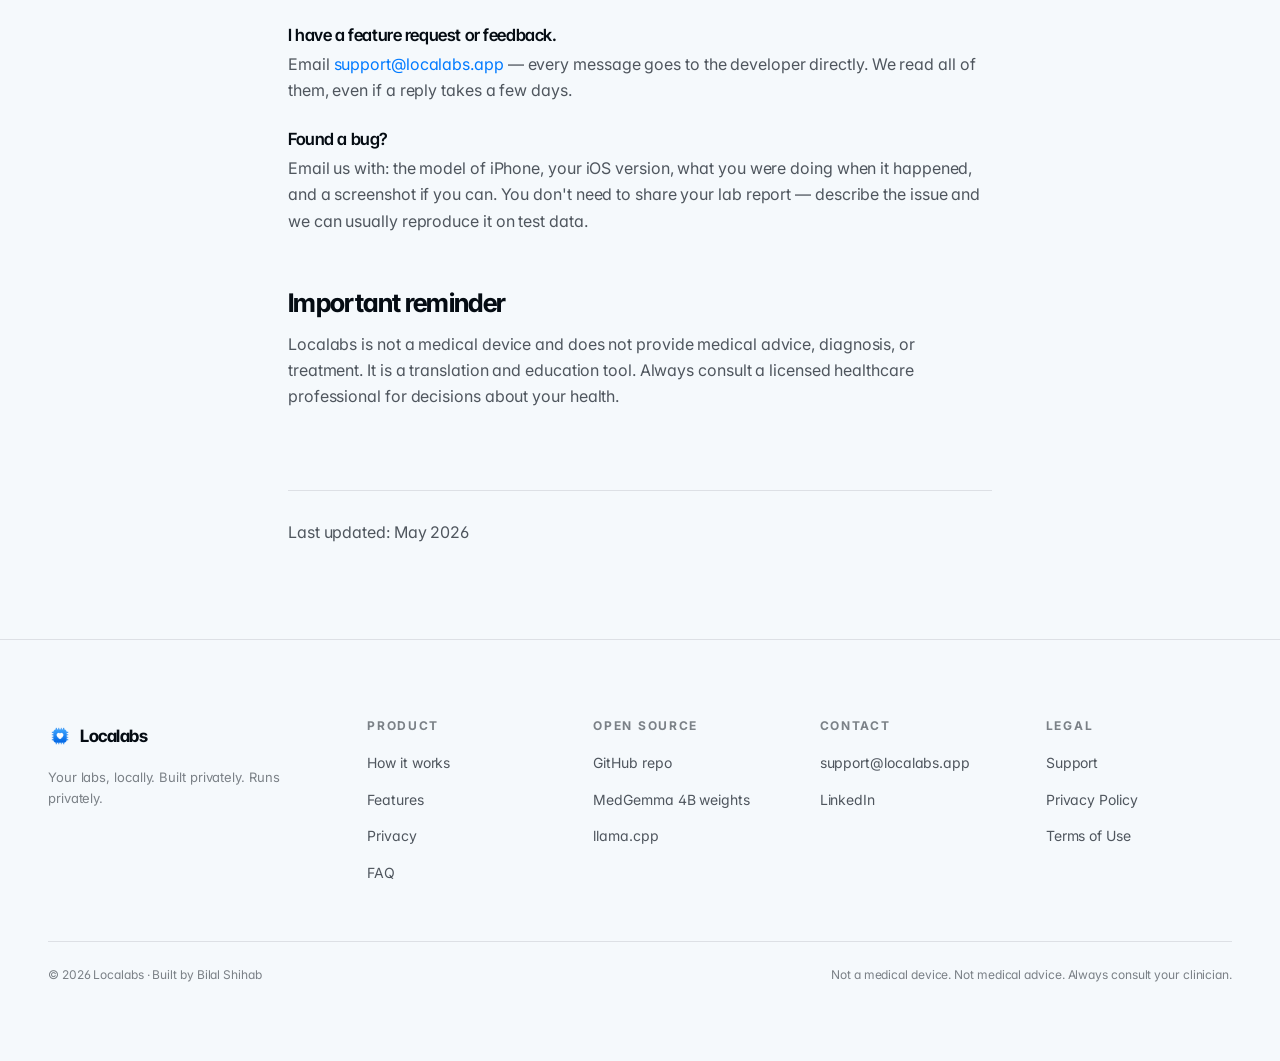
<file: support/index.html>
<!doctype html>
<html lang="en">
<head>
<meta charset="UTF-8" />
<meta name="viewport" content="width=device-width, initial-scale=1, viewport-fit=cover" />
<meta name="theme-color" content="#FAFBFD" />
<title>Support — Localabs</title>
<meta name="description" content="Help, FAQs, and contact for Localabs — the on-device AI that translates your lab reports into plain English." />

<link rel="preconnect" href="https://fonts.googleapis.com">
<link rel="preconnect" href="https://fonts.gstatic.com" crossorigin>
<link href="https://fonts.googleapis.com/css2?family=Inter:wght@400;500;600;700&family=Inter+Tight:wght@500;600;700;800&family=JetBrains+Mono:wght@400;500&display=swap" rel="stylesheet">

<link rel="stylesheet" href="../styles.css" />
<link rel="icon" type="image/png" href="../assets/logo-full.png" />

<style>
  /* Doc-page layout — content-first, no parallax / orbs. */
  .doc { padding: 140px 0 80px; }
  .doc .container { max-width: 760px; }
  .doc .eyebrow { color: var(--blue-600); margin-bottom: 16px; }
  .doc h1 {
    font-size: clamp(2.4rem, 4.5vw, 3.6rem);
    line-height: 1.05;
    letter-spacing: -0.04em;
    margin-bottom: 24px;
  }
  .doc .lead {
    font-size: clamp(1.05rem, 1.4vw, 1.25rem);
    color: var(--ink-2);
    max-width: 60ch;
    margin-bottom: 56px;
  }
  .doc h2 {
    font-size: clamp(1.3rem, 2vw, 1.6rem);
    letter-spacing: -0.025em;
    margin-top: 56px;
    margin-bottom: 14px;
  }
  .doc h3 {
    font-size: 1.05rem;
    font-weight: 600;
    margin-top: 26px;
    margin-bottom: 6px;
    color: var(--ink);
  }
  .doc p, .doc li {
    color: var(--ink-2);
    font-size: 1rem;
    line-height: 1.65;
  }
  .doc p { margin-bottom: 14px; }
  .doc ul { margin: 8px 0 18px 22px; }
  .doc ul li { margin-bottom: 6px; }
  .doc a { color: var(--blue-600); text-decoration: none; }
  .doc a:hover { text-decoration: underline; }
  .doc code {
    font-family: var(--font-mono);
    font-size: 0.88rem;
    padding: 2px 6px;
    border-radius: 5px;
    background: rgba(0, 122, 255, 0.08);
    color: var(--blue-600);
  }
  .contact-card {
    margin: 36px 0;
    padding: 28px;
    border-radius: 18px;
    border: 1px solid var(--hairline);
    background: rgba(var(--glass-tint), calc(var(--glass-tint-alpha) - 0.10));
  }
  .contact-card .label {
    font-family: var(--font-mono);
    font-size: 11px;
    letter-spacing: 0.18em;
    text-transform: uppercase;
    color: var(--ink-3);
    margin-bottom: 8px;
  }
  .contact-card a {
    font-size: 1.4rem;
    font-weight: 600;
    color: var(--ink);
  }
  .doc .meta {
    margin-top: 80px;
    padding-top: 28px;
    border-top: 1px solid var(--hairline);
    font-size: 0.88rem;
    color: var(--ink-3);
  }
</style>
</head>
<body>

<div class="world" aria-hidden="true"></div>
<div class="grain" aria-hidden="true"></div>

<div class="nav-shell" role="navigation" aria-label="Primary">
  <div class="nav glass">
    <a href="../" class="nav-brand">
      <img src="../assets/logo-full.png" alt="" />
      <span>Localabs</span>
    </a>
    <div class="nav-links">
      <a href="../#how">How it works</a>
      <a href="../#features">Features</a>
      <a href="../#privacy">Privacy</a>
      <a href="../#faq">FAQ</a>
      <a href="/support/" aria-current="page">Support</a>
    </div>
    <a href="../#download" class="nav-cta">
      <svg width="14" height="14" viewBox="0 0 24 24" fill="none" stroke="currentColor" stroke-width="2.2" stroke-linecap="round" stroke-linejoin="round"><path d="M12 3v14"/><path d="M6 13l6 6 6-6"/><path d="M5 21h14"/></svg>
      Download
    </a>
  </div>
</div>

<main class="doc">
  <div class="container">
    <span class="eyebrow">Support</span>
    <h1>How can we help?</h1>
    <p class="lead">Localabs is a small, privacy-first project. If something isn't working, or you have feedback, the fastest way to reach us is by email — usually the same day.</p>

    <div class="contact-card">
      <div class="label">Contact</div>
      <a href="mailto:support@localabs.app">support@localabs.app</a>
    </div>

    <h2>Common questions</h2>

    <h3>Why is the app taking a long time to set up the first time?</h3>
    <p>The first launch downloads the on-device AI model (~2.5 GB) from Hugging Face. On a strong Wi-Fi connection this usually takes 5–15 minutes. The download survives backgrounding and app suspension — you can lock your phone and come back later. After that one-time download, Localabs works fully offline.</p>

    <h3>The app says my phone isn't supported.</h3>
    <p>Localabs requires <strong>iPhone 15 Pro or later</strong>. The 4B medical model and its KV cache need at least 8 GB of RAM, which the A16 generation and earlier don't have. This is the same hardware floor Apple uses for Apple Intelligence.</p>

    <h3>The AI's answer sounds wrong or contradicts my doctor.</h3>
    <p>Localabs is an <strong>educational translation tool, not a diagnostic</strong>. The model can make mistakes. Every translated report ends with questions to raise with a clinician — treat those as the starting point of a conversation with your care team, not a verdict. If a translation seems off, please email us with the symptom (you can describe it in plain text; we don't need your scan).</p>

    <h3>How do I delete my data?</h3>
    <p>Open the <strong>Profile</strong> tab and tap <strong>Reset App</strong>. This wipes every scan, every chat, your medical profile, and the on-device AI model from your phone. To uninstall the app entirely, long-press the icon on your home screen and tap <strong>Remove App</strong>.</p>

    <h3>Does Localabs share my data with anyone?</h3>
    <p>No. Lab reports never leave your device. Apple Health data is read locally and used as silent context inside the AI prompt — it isn't transmitted, logged, or shared. There are no analytics SDKs, no crash reporters, no third-party trackers in the bundle. The only network traffic is the one-time model download from Hugging Face on first launch.</p>

    <h3>Why does it ask for Apple Health access?</h3>
    <p>Apple Health is optional. When granted, Localabs reads daily averages for activity, sleep, vitals, and mobility from the past 30 days and folds them into the AI's analysis as personalization context — so a borderline cholesterol number gets interpreted alongside your steps and resting heart rate. If you decline, the app works fine; you just lose the personalized context.</p>

    <h3>Can I use Localabs without an internet connection?</h3>
    <p>Yes, after the first launch. Once the model has finished downloading, the entire app runs offline: scanning, OCR, AI translation, follow-up chats, Trends — none of it requires the network.</p>

    <h3>I have a feature request or feedback.</h3>
    <p>Email <a href="mailto:support@localabs.app">support@localabs.app</a> — every message goes to the developer directly. We read all of them, even if a reply takes a few days.</p>

    <h3>Found a bug?</h3>
    <p>Email us with: the model of iPhone, your iOS version, what you were doing when it happened, and a screenshot if you can. You don't need to share your lab report — describe the issue and we can usually reproduce it on test data.</p>

    <h2>Important reminder</h2>
    <p>Localabs is not a medical device and does not provide medical advice, diagnosis, or treatment. It is a translation and education tool. Always consult a licensed healthcare professional for decisions about your health.</p>

    <div class="meta">
      <p>Last updated: May 2026</p>
    </div>
  </div>
</main>

<footer class="footer">
  <div class="container">
    <div class="footer-inner">
      <div class="brand-block">
        <a href="../" class="nav-brand" style="font-size: 17px;">
          <img src="../assets/logo-full.png" alt="" style="width:24px;height:24px"/>
          <span>Localabs</span>
        </a>
        <p>Your labs, locally. Built privately. Runs privately.</p>
      </div>
      <div>
        <h5>Product</h5>
        <ul>
          <li><a href="../#how">How it works</a></li>
          <li><a href="../#features">Features</a></li>
          <li><a href="../#privacy">Privacy</a></li>
          <li><a href="../#faq">FAQ</a></li>
        </ul>
      </div>
      <div>
        <h5>Open source</h5>
        <ul>
          <li><a href="https://github.com/bshihab/localabs" target="_blank" rel="noopener noreferrer">GitHub repo</a></li>
          <li><a href="https://huggingface.co/unsloth/medgemma-4b-it-GGUF" target="_blank" rel="noopener noreferrer">MedGemma 4B weights</a></li>
          <li><a href="https://github.com/ggml-org/llama.cpp" target="_blank" rel="noopener noreferrer">llama.cpp</a></li>
        </ul>
      </div>
      <div>
        <h5>Contact</h5>
        <ul>
          <li><a href="mailto:support@localabs.app">support@localabs.app</a></li>
          <li><a href="https://linkedin.com/in/bilalshihab" target="_blank" rel="noopener noreferrer">LinkedIn</a></li>
        </ul>
      </div>
      <div>
        <h5>Legal</h5>
        <ul>
          <li><a href="/support/">Support</a></li>
          <li><a href="/privacy/">Privacy Policy</a></li>
          <li><a href="/terms/">Terms of Use</a></li>
        </ul>
      </div>
    </div>
    <div class="footer-bottom">
      <span>© 2026 Localabs · Built by Bilal Shihab</span>
      <span>Not a medical device. Not medical advice. Always consult your clinician.</span>
    </div>
  </div>
</footer>

</body>
</html>
</file>
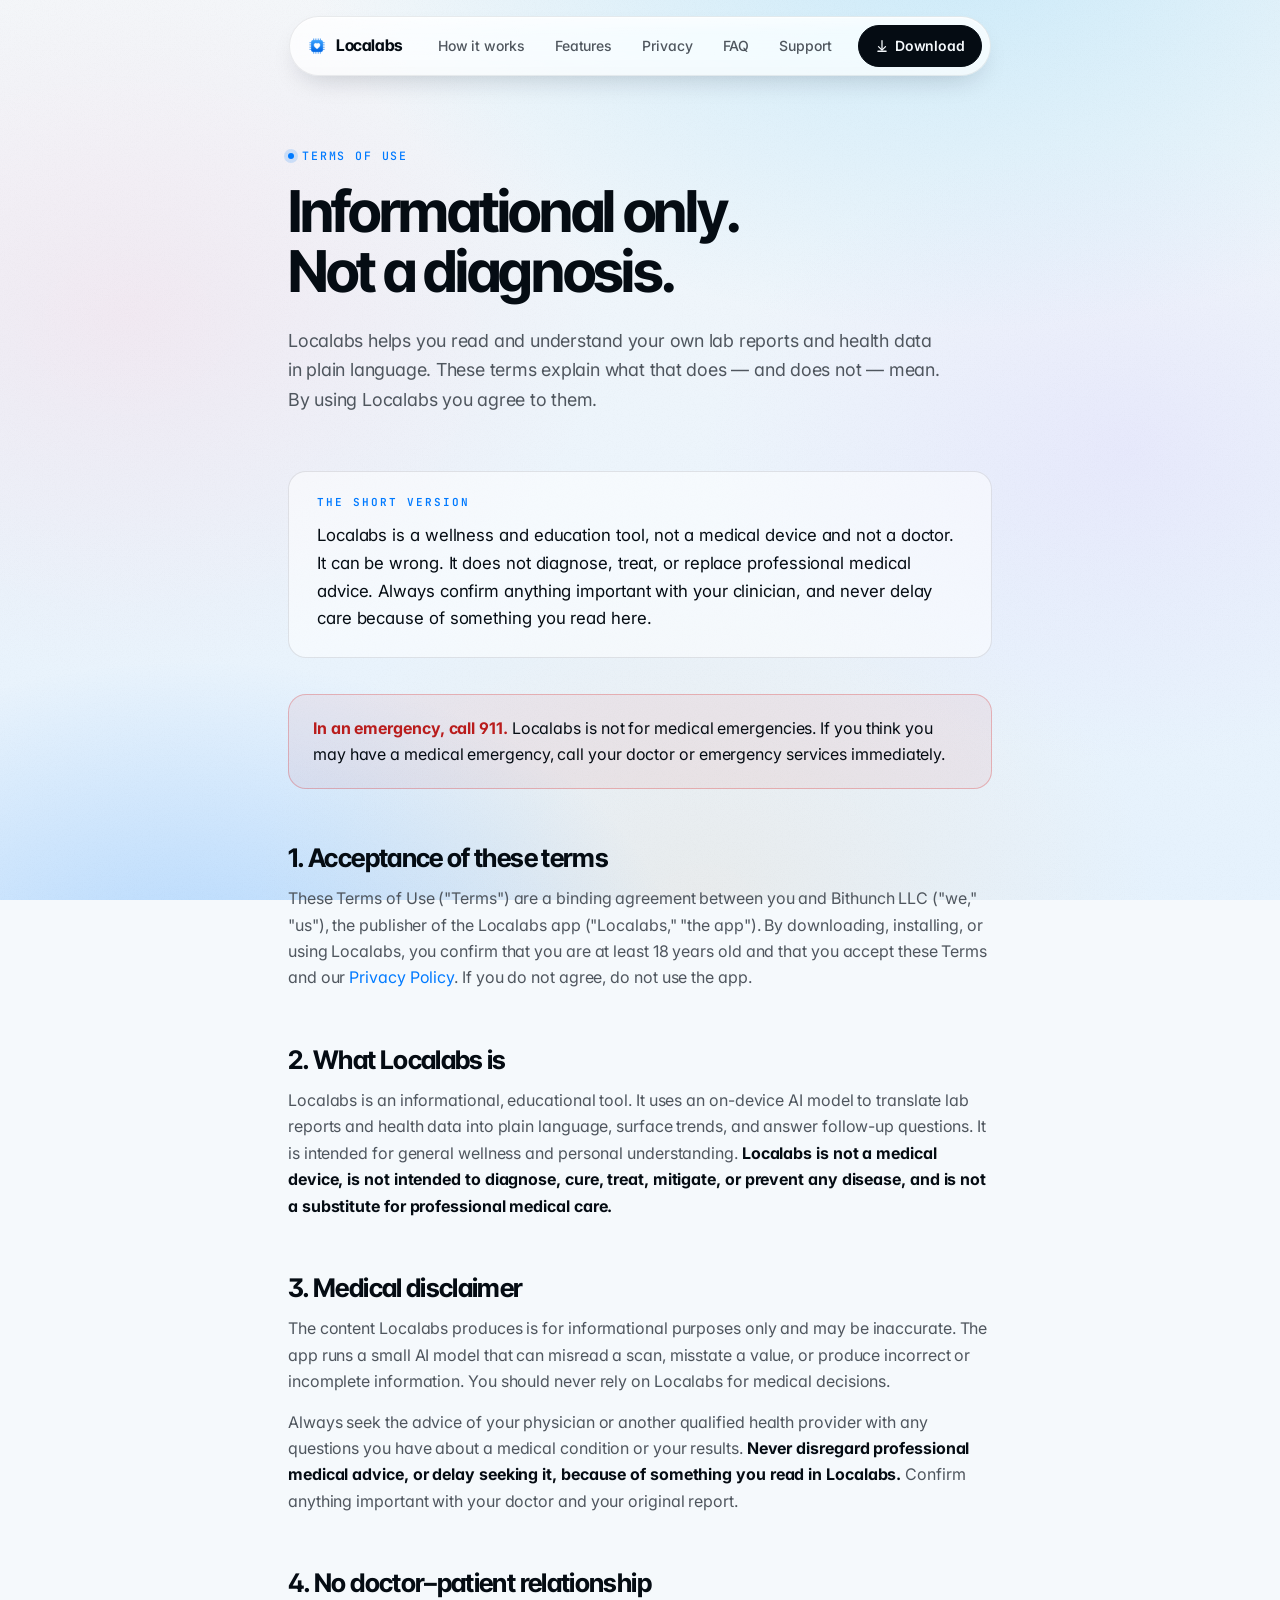
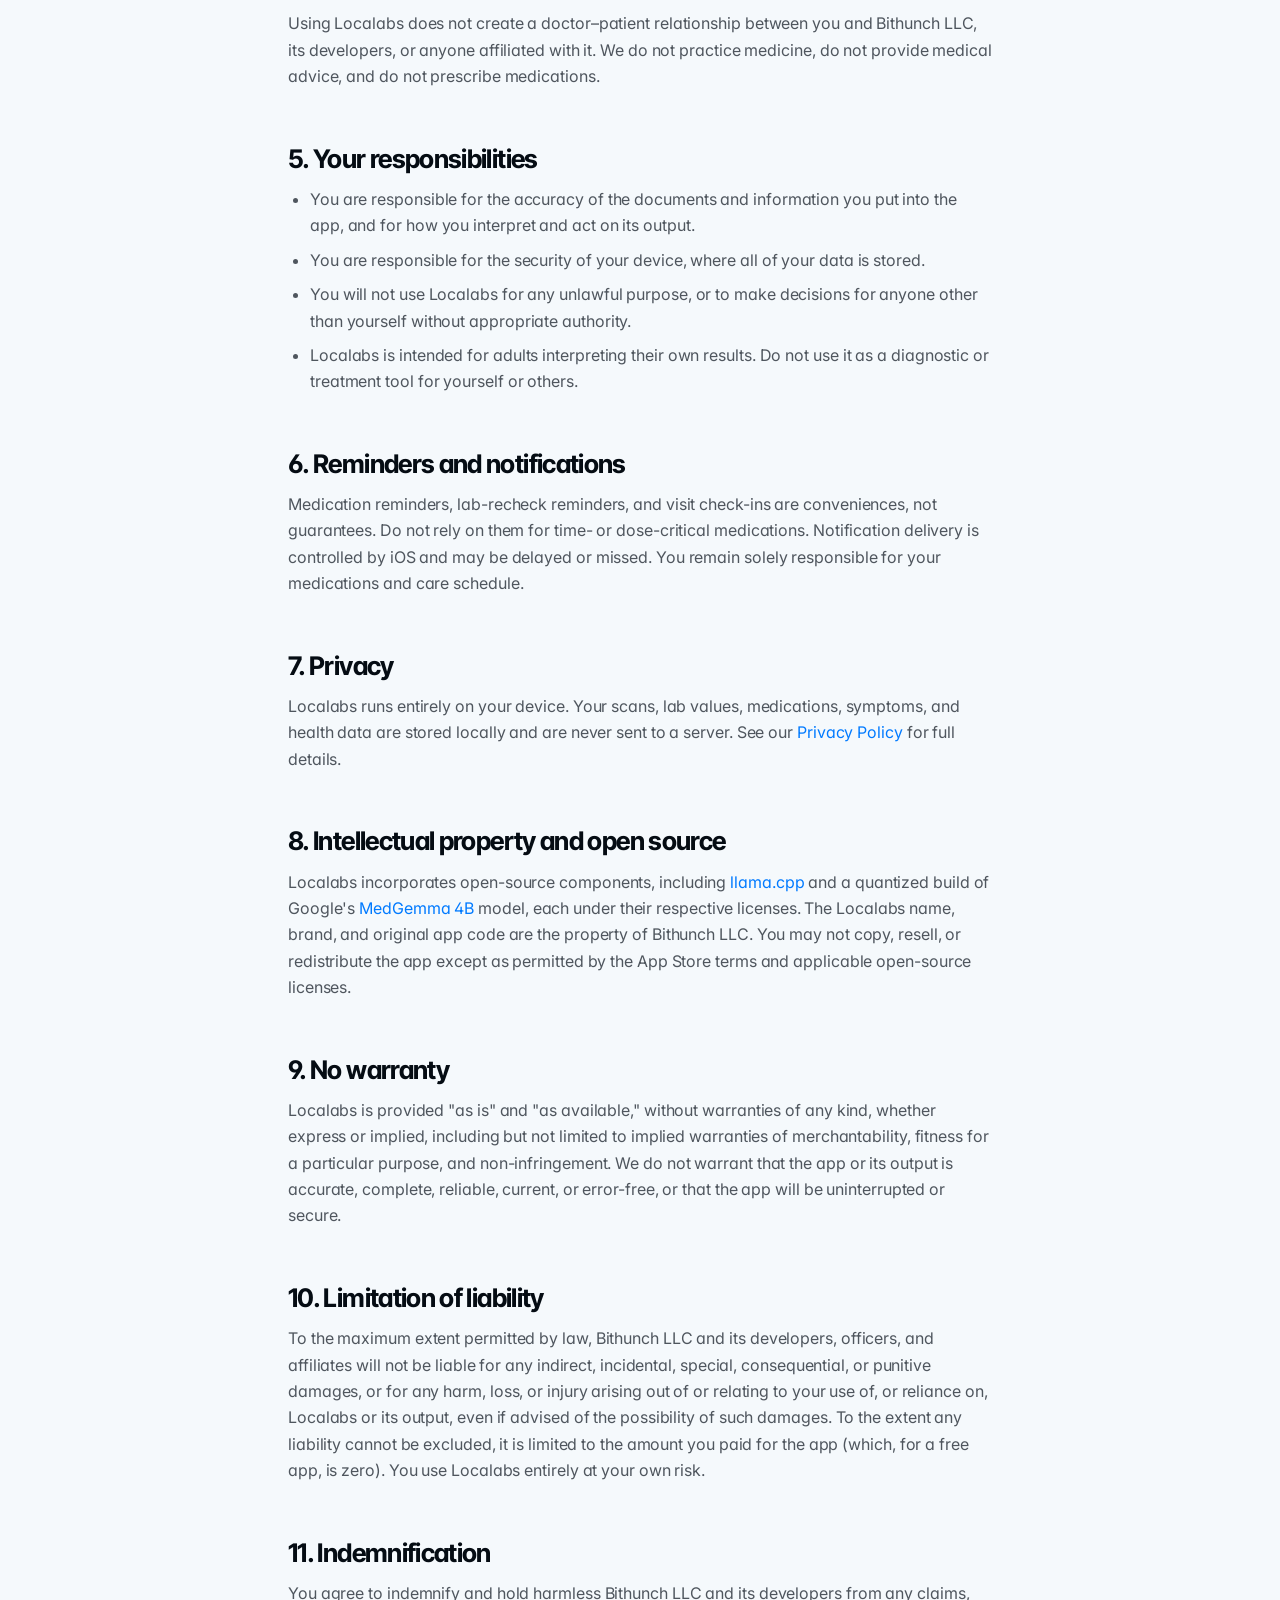
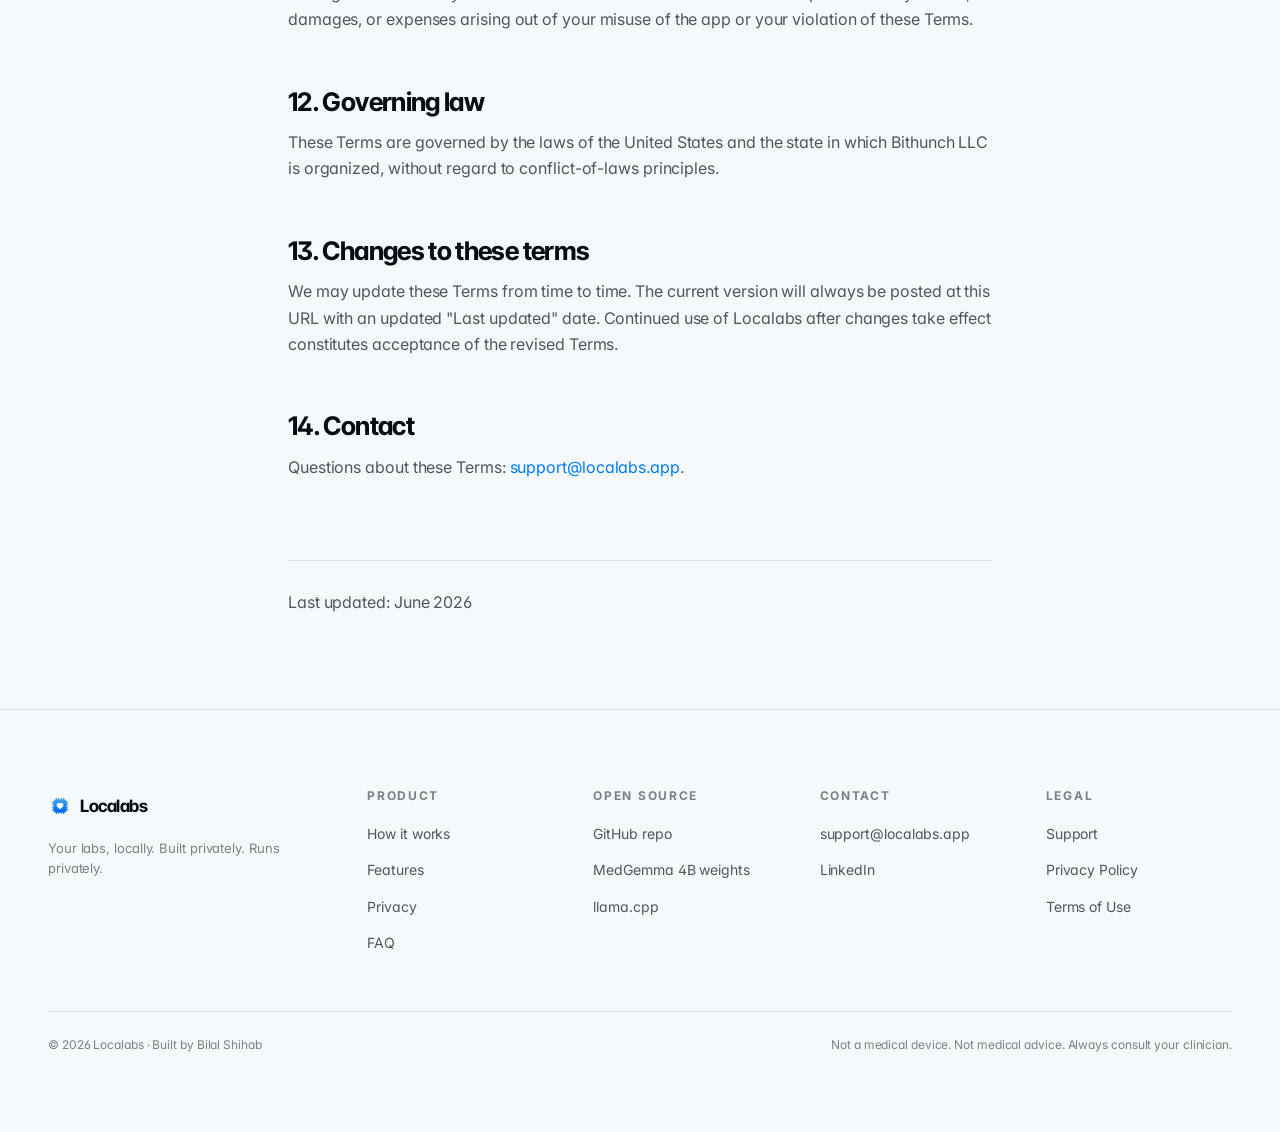
<file: terms/index.html>
<!doctype html>
<html lang="en">
<head>
<meta charset="UTF-8" />
<meta name="viewport" content="width=device-width, initial-scale=1, viewport-fit=cover" />
<meta name="theme-color" content="#FAFBFD" />
<title>Terms of Use — Localabs</title>
<meta name="description" content="Localabs is an informational tool, not a medical device. Read the Terms of Use, medical disclaimer, and limitation of liability." />

<link rel="preconnect" href="https://fonts.googleapis.com">
<link rel="preconnect" href="https://fonts.gstatic.com" crossorigin>
<link href="https://fonts.googleapis.com/css2?family=Inter:wght@400;500;600;700&family=Inter+Tight:wght@500;600;700;800&family=JetBrains+Mono:wght@400;500&display=swap" rel="stylesheet">

<link rel="stylesheet" href="../styles.css" />
<link rel="icon" type="image/png" href="../assets/logo-full.png" />

<style>
  .doc { padding: 140px 0 80px; }
  .doc .container { max-width: 760px; }
  .doc .eyebrow { color: var(--blue-600); margin-bottom: 16px; }
  .doc h1 {
    font-size: clamp(2.4rem, 4.5vw, 3.6rem);
    line-height: 1.05;
    letter-spacing: -0.04em;
    margin-bottom: 24px;
  }
  .doc .lead {
    font-size: clamp(1.05rem, 1.4vw, 1.25rem);
    color: var(--ink-2);
    max-width: 60ch;
    margin-bottom: 56px;
  }
  .doc h2 {
    font-size: clamp(1.3rem, 2vw, 1.6rem);
    letter-spacing: -0.025em;
    margin-top: 56px;
    margin-bottom: 14px;
  }
  .doc p, .doc li {
    color: var(--ink-2);
    font-size: 1rem;
    line-height: 1.65;
  }
  .doc p { margin-bottom: 14px; }
  .doc ul { margin: 8px 0 18px 22px; }
  .doc ul li { margin-bottom: 8px; }
  .doc a { color: var(--blue-600); text-decoration: none; }
  .doc a:hover { text-decoration: underline; }
  .doc strong { color: var(--ink); }
  .doc .meta {
    margin-top: 80px;
    padding-top: 28px;
    border-top: 1px solid var(--hairline);
    font-size: 0.88rem;
    color: var(--ink-3);
  }
  .tldr {
    margin: 0 0 36px;
    padding: 24px 28px;
    border-radius: 18px;
    border: 1px solid var(--hairline);
    background: rgba(var(--glass-tint), calc(var(--glass-tint-alpha) - 0.10));
  }
  .tldr h3 {
    font-family: var(--font-mono);
    font-size: 11px;
    letter-spacing: 0.18em;
    text-transform: uppercase;
    color: var(--blue-600);
    margin-bottom: 14px;
  }
  .tldr p { font-size: 1.05rem; color: var(--ink); margin: 0; }
  .emergency {
    margin: 0 0 36px;
    padding: 20px 24px;
    border-radius: 18px;
    border: 1px solid rgba(220, 38, 38, 0.28);
    background: rgba(220, 38, 38, 0.06);
  }
  .emergency strong { color: #b91c1c; }
  .emergency p { margin: 0; color: var(--ink); }
</style>
</head>
<body>

<div class="world" aria-hidden="true"></div>
<div class="grain" aria-hidden="true"></div>

<div class="nav-shell" role="navigation" aria-label="Primary">
  <div class="nav glass">
    <a href="../" class="nav-brand">
      <img src="../assets/logo-full.png" alt="" />
      <span>Localabs</span>
    </a>
    <div class="nav-links">
      <a href="../#how">How it works</a>
      <a href="../#features">Features</a>
      <a href="../#privacy">Privacy</a>
      <a href="../#faq">FAQ</a>
      <a href="/support/">Support</a>
    </div>
    <a href="../#download" class="nav-cta">
      <svg width="14" height="14" viewBox="0 0 24 24" fill="none" stroke="currentColor" stroke-width="2.2" stroke-linecap="round" stroke-linejoin="round"><path d="M12 3v14"/><path d="M6 13l6 6 6-6"/><path d="M5 21h14"/></svg>
      Download
    </a>
  </div>
</div>

<main class="doc">
  <div class="container">
    <span class="eyebrow">Terms of Use</span>
    <h1>Informational only. Not a diagnosis.</h1>
    <p class="lead">Localabs helps you read and understand your own lab reports and health data in plain language. These terms explain what that does — and does not — mean. By using Localabs you agree to them.</p>

    <div class="tldr">
      <h3>The short version</h3>
      <p>Localabs is a wellness and education tool, not a medical device and not a doctor. It can be wrong. It does not diagnose, treat, or replace professional medical advice. Always confirm anything important with your clinician, and never delay care because of something you read here.</p>
    </div>

    <div class="emergency">
      <p><strong>In an emergency, call 911.</strong> Localabs is not for medical emergencies. If you think you may have a medical emergency, call your doctor or emergency services immediately.</p>
    </div>

    <h2>1. Acceptance of these terms</h2>
    <p>These Terms of Use ("Terms") are a binding agreement between you and Bithunch LLC ("we," "us"), the publisher of the Localabs app ("Localabs," "the app"). By downloading, installing, or using Localabs, you confirm that you are at least 18 years old and that you accept these Terms and our <a href="/privacy/">Privacy Policy</a>. If you do not agree, do not use the app.</p>

    <h2>2. What Localabs is</h2>
    <p>Localabs is an informational, educational tool. It uses an on-device AI model to translate lab reports and health data into plain language, surface trends, and answer follow-up questions. It is intended for general wellness and personal understanding. <strong>Localabs is not a medical device, is not intended to diagnose, cure, treat, mitigate, or prevent any disease, and is not a substitute for professional medical care.</strong></p>

    <h2>3. Medical disclaimer</h2>
    <p>The content Localabs produces is for informational purposes only and may be inaccurate. The app runs a small AI model that can misread a scan, misstate a value, or produce incorrect or incomplete information. You should never rely on Localabs for medical decisions.</p>
    <p>Always seek the advice of your physician or another qualified health provider with any questions you have about a medical condition or your results. <strong>Never disregard professional medical advice, or delay seeking it, because of something you read in Localabs.</strong> Confirm anything important with your doctor and your original report.</p>

    <h2>4. No doctor–patient relationship</h2>
    <p>Using Localabs does not create a doctor–patient relationship between you and Bithunch LLC, its developers, or anyone affiliated with it. We do not practice medicine, do not provide medical advice, and do not prescribe medications.</p>

    <h2>5. Your responsibilities</h2>
    <ul>
      <li>You are responsible for the accuracy of the documents and information you put into the app, and for how you interpret and act on its output.</li>
      <li>You are responsible for the security of your device, where all of your data is stored.</li>
      <li>You will not use Localabs for any unlawful purpose, or to make decisions for anyone other than yourself without appropriate authority.</li>
      <li>Localabs is intended for adults interpreting their own results. Do not use it as a diagnostic or treatment tool for yourself or others.</li>
    </ul>

    <h2>6. Reminders and notifications</h2>
    <p>Medication reminders, lab-recheck reminders, and visit check-ins are conveniences, not guarantees. Do not rely on them for time- or dose-critical medications. Notification delivery is controlled by iOS and may be delayed or missed. You remain solely responsible for your medications and care schedule.</p>

    <h2>7. Privacy</h2>
    <p>Localabs runs entirely on your device. Your scans, lab values, medications, symptoms, and health data are stored locally and are never sent to a server. See our <a href="/privacy/">Privacy Policy</a> for full details.</p>

    <h2>8. Intellectual property and open source</h2>
    <p>Localabs incorporates open-source components, including <a href="https://github.com/ggml-org/llama.cpp" target="_blank" rel="noopener noreferrer">llama.cpp</a> and a quantized build of Google's <a href="https://huggingface.co/unsloth/medgemma-4b-it-GGUF" target="_blank" rel="noopener noreferrer">MedGemma 4B</a> model, each under their respective licenses. The Localabs name, brand, and original app code are the property of Bithunch LLC. You may not copy, resell, or redistribute the app except as permitted by the App Store terms and applicable open-source licenses.</p>

    <h2>9. No warranty</h2>
    <p>Localabs is provided "as is" and "as available," without warranties of any kind, whether express or implied, including but not limited to implied warranties of merchantability, fitness for a particular purpose, and non-infringement. We do not warrant that the app or its output is accurate, complete, reliable, current, or error-free, or that the app will be uninterrupted or secure.</p>

    <h2>10. Limitation of liability</h2>
    <p>To the maximum extent permitted by law, Bithunch LLC and its developers, officers, and affiliates will not be liable for any indirect, incidental, special, consequential, or punitive damages, or for any harm, loss, or injury arising out of or relating to your use of, or reliance on, Localabs or its output, even if advised of the possibility of such damages. To the extent any liability cannot be excluded, it is limited to the amount you paid for the app (which, for a free app, is zero). You use Localabs entirely at your own risk.</p>

    <h2>11. Indemnification</h2>
    <p>You agree to indemnify and hold harmless Bithunch LLC and its developers from any claims, damages, or expenses arising out of your misuse of the app or your violation of these Terms.</p>

    <h2>12. Governing law</h2>
    <p>These Terms are governed by the laws of the United States and the state in which Bithunch LLC is organized, without regard to conflict-of-laws principles.</p>

    <h2>13. Changes to these terms</h2>
    <p>We may update these Terms from time to time. The current version will always be posted at this URL with an updated "Last updated" date. Continued use of Localabs after changes take effect constitutes acceptance of the revised Terms.</p>

    <h2>14. Contact</h2>
    <p>Questions about these Terms: <a href="mailto:support@localabs.app">support@localabs.app</a>.</p>

    <div class="meta">
      <p>Last updated: June 2026</p>
    </div>
  </div>
</main>

<footer class="footer">
  <div class="container">
    <div class="footer-inner">
      <div class="brand-block">
        <a href="../" class="nav-brand" style="font-size: 17px;">
          <img src="../assets/logo-full.png" alt="" style="width:24px;height:24px"/>
          <span>Localabs</span>
        </a>
        <p>Your labs, locally. Built privately. Runs privately.</p>
      </div>
      <div>
        <h5>Product</h5>
        <ul>
          <li><a href="../#how">How it works</a></li>
          <li><a href="../#features">Features</a></li>
          <li><a href="../#privacy">Privacy</a></li>
          <li><a href="../#faq">FAQ</a></li>
        </ul>
      </div>
      <div>
        <h5>Open source</h5>
        <ul>
          <li><a href="https://github.com/bshihab/localabs" target="_blank" rel="noopener noreferrer">GitHub repo</a></li>
          <li><a href="https://huggingface.co/unsloth/medgemma-4b-it-GGUF" target="_blank" rel="noopener noreferrer">MedGemma 4B weights</a></li>
          <li><a href="https://github.com/ggml-org/llama.cpp" target="_blank" rel="noopener noreferrer">llama.cpp</a></li>
        </ul>
      </div>
      <div>
        <h5>Contact</h5>
        <ul>
          <li><a href="mailto:support@localabs.app">support@localabs.app</a></li>
          <li><a href="https://linkedin.com/in/bilalshihab" target="_blank" rel="noopener noreferrer">LinkedIn</a></li>
        </ul>
      </div>
      <div>
        <h5>Legal</h5>
        <ul>
          <li><a href="/support/">Support</a></li>
          <li><a href="/privacy/">Privacy Policy</a></li>
          <li><a href="/terms/">Terms of Use</a></li>
        </ul>
      </div>
    </div>
    <div class="footer-bottom">
      <span>© 2026 Localabs · Built by Bilal Shihab</span>
      <span>Not a medical device. Not medical advice. Always consult your clinician.</span>
    </div>
  </div>
</footer>

</body>
</html>
</file>
<file: styles.css>
/* ============================================================
   Localabs — Marketing site
   iOS 26 Liquid Glass · light → dark scroll transition
   ============================================================ */

*, *::before, *::after { box-sizing: border-box; margin: 0; padding: 0; }

:root {
  /* Brand */
  --blue-100: #E6F0FF;
  --blue-200: #BFD9FF;
  --blue-400: #5AC8FA;
  --blue-500: #2A8CF7;
  --blue-600: #007AFF;
  --blue-700: #0058C7;
  --blue-800: #003B8E;

  --green-500: #34C759;
  --orange-500: #FF9F0A;
  --pink-500: #FF2D55;

  /* Theme — start light, scroll-driven shift toward dark */
  --bg: oklch(98% 0.005 240);
  --bg-2: oklch(97% 0.012 240);
  --ink: oklch(15% 0.020 250);
  --ink-2: oklch(45% 0.015 250);
  --ink-3: oklch(60% 0.012 250);
  --glass-tint: 255, 255, 255;
  --glass-tint-alpha: 0.6;
  --glass-border: rgba(10, 18, 35, 0.07);
  --glass-shadow: 0 1px 0 rgba(255,255,255,0.7) inset, 0 -1px 0 rgba(10,18,35,0.04) inset, 0 12px 36px -12px rgba(10,18,35,0.18);
  --card-shadow: 0 1px 2px rgba(10,18,35,0.04), 0 18px 48px -20px rgba(10,18,35,0.22);
  --accent: var(--blue-600);

  /* Type — prefer San Francisco when available */
  --font-sans: -apple-system, BlinkMacSystemFont, "SF Pro Text", "SF Pro Display", "Inter", system-ui, sans-serif;
  --font-display: -apple-system, BlinkMacSystemFont, "SF Pro Display", "Inter Tight", "Inter", system-ui, sans-serif;
  --font-mono: "SF Mono", ui-monospace, "JetBrains Mono", Menlo, Consolas, monospace;

  /* Fluid spacing scale — each token uses clamp(min, vw-scaled,
     max) so values smoothly interpolate from phone width up to
     desktop instead of jumping at media-query breakpoints. The
     min values match what the old @media (max-width: 680px) /
     420px rules used; the max values match the original desktop
     defaults. So at viewport extremes the page looks identical
     to before — between extremes it just scales smoothly. */
  --section-pad-y:     clamp(60px, 8vw, 120px);     /* default section vertical padding */
  --section-pad-y-lg:  clamp(90px, 12vw, 200px);    /* hero, privacy — sections that need nav clearance */
  --section-pad-y-sm:  clamp(40px, 6vw, 80px);      /* tighter sections (stats, promise) */
  --container-pad-x:   clamp(18px, 3vw, 28px);      /* container side gutter */
  --gap-md:            clamp(14px, 2.2vw, 24px);    /* common gap between cards/tiles */
  --gap-lg:            clamp(24px, 3vw, 48px);      /* gap between major columns */
}

/* Scroll-driven dark mode controlled via JS setting --dark (0..1) on <html> */
html {
  --dark: 0;
  scroll-behavior: smooth;
  -webkit-text-size-adjust: 100%;
  background: var(--bg);
  /* Mirror body's horizontal clip on <html> too — without this, parallax
     transforms and orb / drop-shadow bleed can push the document wider
     than the viewport on iOS Safari, producing a phantom side-scroll. */
  overflow-x: clip;
}

body {
  font-family: var(--font-sans);
  color: var(--ink);
  background: transparent;
  font-size: 17px;
  line-height: 1.55;
  -webkit-font-smoothing: antialiased;
  -moz-osx-font-smoothing: grayscale;
  font-feature-settings: 'ss01', 'cv11';
  letter-spacing: -0.005em;
  overflow-x: hidden;
}

/* Fixed background layer — interpolated by scroll to go dark */
.world {
  position: fixed; inset: 0; z-index: -2;
  background:
    radial-gradient(1100px 700px at 75% -10%, rgba(90, 200, 250, calc(0.28 * (1 - var(--dark)))), transparent 60%),
    radial-gradient(900px 600px at 15% 110%, rgba(0, 122, 255, calc(0.22 * (1 - var(--dark)))), transparent 55%),
    /* Pastel mesh — soft pink/lilac/peach blobs that give the page the
       bloom-picker's liquid-glass backdrop. Light mode only (weighted by
       1 - --dark) so the dark theme keeps its deep-blue mood. */
    radial-gradient(800px 600px at 10% 35%, rgba(255, 150, 180, calc(0.13 * (1 - var(--dark)))), transparent 60%),
    radial-gradient(700px 520px at 88% 50%, rgba(190, 150, 255, calc(0.12 * (1 - var(--dark)))), transparent 60%),
    radial-gradient(750px 560px at 55% 100%, rgba(255, 190, 120, calc(0.12 * (1 - var(--dark)))), transparent 60%),
    radial-gradient(1000px 700px at 90% 110%, rgba(0, 58, 142, calc(0.55 * var(--dark))), transparent 65%),
    radial-gradient(900px 600px at 5% 0%, rgba(10, 50, 130, calc(0.45 * var(--dark))), transparent 60%),
    linear-gradient(180deg,
      oklch(calc(98% - 92% * var(--dark)) 0.005 240) 0%,
      oklch(calc(96% - 90% * var(--dark)) 0.020 245) 100%);
  transition: background 0.05s linear;
}

/* Grain overlay to keep large flat areas alive */
.grain {
  position: fixed; inset: 0; z-index: -1; pointer-events: none;
  opacity: 0.5;
  background-image: url("data:image/svg+xml;utf8,<svg xmlns='http://www.w3.org/2000/svg' width='160' height='160'><filter id='n'><feTurbulence type='fractalNoise' baseFrequency='0.85' numOctaves='2' stitchTiles='stitch'/><feColorMatrix values='0 0 0 0 0  0 0 0 0 0  0 0 0 0 0  0 0 0 0.04 0'/></filter><rect width='100%25' height='100%25' filter='url(%23n)'/></svg>");
}

/* Live theme variables driven by --dark — must be `:root` to beat the
   initial `:root` declarations above on specificity. */
:root {
  --ink:    color-mix(in oklab, oklch(15% 0.02 250) calc((1 - var(--dark)) * 100%), oklch(97% 0.005 240) calc(var(--dark) * 100%));
  --ink-2:  color-mix(in oklab, oklch(45% 0.015 250) calc((1 - var(--dark)) * 100%), oklch(75% 0.020 240) calc(var(--dark) * 100%));
  --ink-3:  color-mix(in oklab, oklch(60% 0.012 250) calc((1 - var(--dark)) * 100%), oklch(60% 0.015 240) calc(var(--dark) * 100%));
  --bg:     color-mix(in oklab, oklch(98% 0.005 240) calc((1 - var(--dark)) * 100%), oklch(8% 0.025 250) calc(var(--dark) * 100%));
  --bg-2:   color-mix(in oklab, oklch(96% 0.012 240) calc((1 - var(--dark)) * 100%), oklch(12% 0.030 250) calc(var(--dark) * 100%));
  --glass-tint: 255, 255, 255;
  --glass-tint-alpha: calc(0.6 - 0.55 * var(--dark));
  --glass-border: color-mix(in oklab, rgba(10,18,35,0.08) calc((1 - var(--dark)) * 100%), rgba(255,255,255,0.10) calc(var(--dark) * 100%));
  --hairline: color-mix(in oklab, rgba(10,18,35,0.10) calc((1 - var(--dark)) * 100%), rgba(255,255,255,0.10) calc(var(--dark) * 100%));
}

/* When in dark territory, glass tint shifts to blueish-white at very low alpha */
:root[data-dark="1"] {
  --glass-tint: 200, 222, 255;
}

::selection { background: rgba(0,122,255,0.25); color: inherit; }

/* ============================================================
   Layout primitives
   ============================================================ */

.container {
  max-width: 1240px;
  margin: 0 auto;
  padding: 0 var(--container-pad-x);
}

.container-narrow {
  max-width: 920px;
  margin: 0 auto;
  padding: 0 var(--container-pad-x);
}

section { position: relative; }

/* ============================================================
   Typography
   ============================================================ */

h1, h2, h3, h4, .display {
  font-family: var(--font-display);
  font-weight: 700;
  letter-spacing: -0.035em;
  color: var(--ink);
  line-height: 1.02;
}

h1, .h1 {
  font-size: clamp(2.6rem, 5.6vw, 5rem);
  font-weight: 700;
  letter-spacing: -0.045em;
  line-height: 0.98;
  text-wrap: balance;
}

h2, .h2 {
  font-size: clamp(2rem, 4.5vw, 3.6rem);
  letter-spacing: -0.038em;
  line-height: 1.03;
}

h3, .h3 {
  font-size: clamp(1.3rem, 2.0vw, 1.7rem);
  letter-spacing: -0.025em;
  line-height: 1.15;
  font-weight: 600;
}

.lead {
  font-size: clamp(1.05rem, 1.5vw, 1.32rem);
  color: var(--ink-2);
  line-height: 1.5;
  letter-spacing: -0.012em;
  max-width: 36ch;
}

.eyebrow {
  display: inline-flex; align-items: center; gap: 8px;
  font-family: var(--font-mono);
  font-size: 0.72rem;
  font-weight: 500;
  letter-spacing: 0.16em;
  text-transform: uppercase;
  color: var(--ink-3);
}
.eyebrow::before {
  content: ""; width: 6px; height: 6px; border-radius: 999px;
  background: var(--blue-600);
  box-shadow: 0 0 0 4px rgba(0, 122, 255, 0.16);
}

.gradient-text {
  background: linear-gradient(135deg, var(--blue-400) 0%, var(--blue-600) 50%, var(--blue-700) 100%);
  -webkit-background-clip: text;
  background-clip: text;
  -webkit-text-fill-color: transparent;
  color: transparent;
  filter: drop-shadow(0 0 22px rgba(0,122,255,0.30)) drop-shadow(0 0 6px rgba(90,200,250,0.35));
}

/* Glow on accent inline phrases */
.glow-text {
  color: var(--blue-600);
  text-shadow:
    0 0 14px rgba(0,122,255,0.45),
    0 0 28px rgba(90,200,250,0.30);
}

p { color: var(--ink-2); }

/* ============================================================
   Glass primitive
   ============================================================ */

.glass {
  /* Top layer is the dark-mode top-edge refraction — a dim cool-blue
     glint that scales with --dark, so it's invisible in light mode
     and quietly visible against dark backgrounds. Bottom layer is
     the existing tint. */
  background:
    linear-gradient(180deg,
      rgba(120, 170, 230, calc(0.13 * var(--dark))) 0%,
      rgba(120, 170, 230, 0) 38%),
    rgba(var(--glass-tint), var(--glass-tint-alpha));
  backdrop-filter: blur(28px) saturate(180%);
  -webkit-backdrop-filter: blur(28px) saturate(180%);
  border: 1px solid var(--glass-border);
  border-radius: 18px;
  box-shadow: var(--glass-shadow);
  position: relative;
  overflow: hidden;
}

/* Specular highlight + bottom shadow inset on glass.
   The radial / linear gradient here is the bright white refraction
   used in LIGHT mode. We fully fade it out as --dark approaches 1
   (was 0.55), because mix-blend-mode: screen against a dark
   background produces a smudgy bright halo otherwise. The cool-blue
   dark-mode refraction lives on .glass's background layer above. */
.glass::before {
  content: "";
  position: absolute; inset: 0;
  border-radius: inherit;
  pointer-events: none;
  background:
    radial-gradient(140% 60% at 50% -10%, rgba(255,255,255,0.55) 0%, rgba(255,255,255,0) 60%),
    linear-gradient(180deg, rgba(255,255,255,0.12) 0%, rgba(255,255,255,0) 30%, rgba(0,0,0,0) 70%, rgba(0,0,0,0.04) 100%);
  mix-blend-mode: screen;
  opacity: calc(1 - var(--dark));
}

.glass-thin {
  background: rgba(var(--glass-tint), calc(var(--glass-tint-alpha) - 0.15));
  backdrop-filter: blur(22px) saturate(160%);
  -webkit-backdrop-filter: blur(22px) saturate(160%);
}

/* ============================================================
   Top nav — floating glass pill
   ============================================================ */

.nav-shell {
  position: fixed;
  top: 16px; left: 0; right: 0;
  z-index: 100;
  display: flex; justify-content: center;
  pointer-events: none;
}
.nav {
  pointer-events: auto;
  display: flex; align-items: center;
  gap: 6px;
  padding: 8px 8px 8px 16px;
  border-radius: 999px;
  background: rgba(var(--glass-tint), calc(var(--glass-tint-alpha) + 0.15));
  backdrop-filter: blur(30px) saturate(200%);
  -webkit-backdrop-filter: blur(30px) saturate(200%);
  border: 1px solid var(--glass-border);
  box-shadow: 0 1px 0 rgba(255,255,255,0.65) inset, 0 12px 28px -12px rgba(10,18,35,0.22);
  transform: translateY(0);
  transition: transform 0.4s cubic-bezier(0.2, 0.8, 0.2, 1), padding 0.3s ease;
}
.nav.hidden { transform: translateY(-160%); }

.nav-brand {
  display: inline-flex; align-items: center; gap: 8px;
  color: var(--ink); text-decoration: none;
  font-family: var(--font-display);
  font-weight: 700; letter-spacing: -0.025em; font-size: 16px;
  padding: 6px 10px 6px 0;
}
.nav-brand img { width: 22px; height: 22px; display: block; }
.nav-brand .dot {
  width: 6px; height: 6px; border-radius: 999px; background: var(--blue-600);
  box-shadow: 0 0 0 4px rgba(0,122,255,0.18);
  margin-left: 4px;
}

.nav-links {
  display: flex; align-items: center; gap: 2px;
  padding: 0 6px;
}
.nav-links a {
  display: inline-flex; align-items: center;
  padding: 8px 14px;
  border-radius: 999px;
  color: var(--ink-2);
  text-decoration: none;
  font-size: 14px; font-weight: 500;
  transition: color 0.18s ease, background 0.18s ease;
}
.nav-links a:hover { color: var(--ink); background: rgba(var(--glass-tint), 0.4); }

.nav-cta {
  display: inline-flex; align-items: center; gap: 6px;
  background: var(--ink);
  color: var(--bg);
  padding: 9px 16px;
  border-radius: 999px;
  font-weight: 600; font-size: 14px;
  text-decoration: none;
  border: 1px solid var(--ink);
  transition: transform 0.18s ease, box-shadow 0.18s ease;
}
.nav-cta:hover { transform: translateY(-1px); box-shadow: 0 8px 22px -6px rgba(10,18,35,0.35); }

@media (max-width: 720px) {
  .nav-links { display: none; }
  .nav { padding-left: 12px; }
  /* Mobile backdrops can be visually busy (orbs, halos, gradients)
     showing through the nav's translucent pill — bump the tint
     opacity so the pill reliably reads as a separate layer above
     the content. */
  .nav {
    background: rgba(var(--glass-tint), calc(var(--glass-tint-alpha) + 0.32));
  }
}

/* ============================================================
   Hero
   ============================================================ */

.hero {
  min-height: 100svh;
  display: flex; align-items: center;
  /* Top padding stays larger so the floating nav has clearance.
     Bottom uses the regular section spacing for rhythm with the
     press / promise sections below. Fluid via clamp() tokens. */
  padding: var(--section-pad-y-lg) 0 var(--section-pad-y);
  position: relative;
}

.hero-inner {
  position: relative;
  display: grid;
  grid-template-columns: 1.15fr 1fr;
  gap: 48px;
  align-items: center;
}

.hero h1 {
  margin-top: 18px;
}
.hero h1 .line { display: block; }
/* Reserve space for descenders (the "g" in "English") on the tight
   0.98 line-height h1 — without this the gradient-text's drop-shadow
   filter clips the bottom of the last line. */
.hero h1 .gradient-text { padding-bottom: 0.14em; }

.hero .lead {
  margin-top: 28px;
  font-size: clamp(1.1rem, 1.6vw, 1.4rem);
  max-width: 42ch;
}

.cta-row {
  margin-top: 36px;
  display: flex; align-items: center; gap: 12px;
  flex-wrap: wrap;
}

.btn-primary {
  display: inline-flex; align-items: center; gap: 8px;
  padding: 14px 22px;
  border-radius: 999px;
  background: linear-gradient(180deg, var(--blue-500), var(--blue-700));
  color: white; font-weight: 600; font-size: 15px;
  text-decoration: none;
  border: 1px solid rgba(255,255,255,0.18);
  box-shadow:
    0 1px 0 rgba(255,255,255,0.30) inset,
    0 -1px 0 rgba(0,0,0,0.15) inset,
    0 10px 30px -8px rgba(0, 90, 200, 0.55),
    0 2px 6px -1px rgba(0, 90, 200, 0.35);
  transition: transform 0.18s ease, box-shadow 0.18s ease;
}
.btn-primary:hover {
  transform: translateY(-1.5px);
  box-shadow:
    0 1px 0 rgba(255,255,255,0.30) inset,
    0 -1px 0 rgba(0,0,0,0.15) inset,
    0 14px 34px -8px rgba(0, 90, 200, 0.65),
    0 2px 6px -1px rgba(0, 90, 200, 0.35);
}

.btn-ghost {
  display: inline-flex; align-items: center; gap: 8px;
  padding: 13px 20px;
  border-radius: 999px;
  background: rgba(var(--glass-tint), calc(var(--glass-tint-alpha) + 0.10));
  backdrop-filter: blur(18px);
  color: var(--ink); font-weight: 600; font-size: 15px;
  text-decoration: none;
  border: 1px solid var(--glass-border);
  transition: background 0.18s ease, transform 0.18s ease;
}
.btn-ghost:hover { background: rgba(var(--glass-tint), calc(var(--glass-tint-alpha) + 0.22)); transform: translateY(-1px); }

.hero-meta {
  margin-top: 28px;
  display: flex; gap: 28px; flex-wrap: wrap;
  color: var(--ink-3); font-size: 12.5px;
  font-family: var(--font-mono);
  letter-spacing: 0.02em;
}
.hero-meta span { display: inline-flex; align-items: center; gap: 8px; }
.hero-meta svg { color: var(--blue-600); flex-shrink: 0; }

/* Hero visual — floating chip + drifting phone */
.hero-stage {
  position: relative;
  aspect-ratio: 4/5;
  min-height: 560px;
  /* No overflow clip here — the hero-phone is intentionally taller
     than the stage and the hero-chip's drop-shadow needs to extend
     past the stage edge. The page-level overflow-x: clip on html
     handles any horizontal bleed at the viewport edge. */
}

.orb {
  position: absolute;
  border-radius: 999px;
  filter: blur(48px);
  opacity: 0.75;
  pointer-events: none;
  will-change: transform;
}
.orb-1 {
  width: 540px; height: 540px;
  background: radial-gradient(closest-side, rgba(90,200,250,0.85), rgba(90,200,250,0));
  top: -8%; right: -10%;
  animation: drift1 16s ease-in-out infinite alternate;
}
.orb-2 {
  width: 420px; height: 420px;
  background: radial-gradient(closest-side, rgba(0,122,255,0.7), rgba(0,122,255,0));
  bottom: -10%; left: -8%;
  animation: drift2 18s ease-in-out infinite alternate;
}
.orb-3 {
  width: 320px; height: 320px;
  background: radial-gradient(closest-side, rgba(255,45,85,0.30), rgba(255,45,85,0));
  bottom: 18%; right: 8%;
  animation: drift3 22s ease-in-out infinite alternate;
}

@keyframes drift1 {
  from { transform: translate3d(0, 0, 0) scale(1); }
  to   { transform: translate3d(-40px, 30px, 0) scale(1.08); }
}
@keyframes drift2 {
  from { transform: translate3d(0, 0, 0) scale(1); }
  to   { transform: translate3d(50px, -20px, 0) scale(1.12); }
}
@keyframes drift3 {
  from { transform: translate3d(0, 0, 0); }
  to   { transform: translate3d(-30px, -40px, 0); }
}

/* Floating chip logo in hero */
.hero-chip {
  position: absolute;
  /* Pushed down from 6% → 11% so the chip's drop-shadow has room to
     extend upward without crowding the floating nav pill on tall
     desktop viewports where the hero-inner gets flex-centered. */
  top: 11%; left: 18%;
  width: 38%;
  filter: drop-shadow(0 28px 50px rgba(0, 90, 200, 0.35));
  animation: floaty 6.5s ease-in-out infinite;
  z-index: 3;
}
.hero-chip img { width: 100%; display: block; }

@keyframes floaty {
  0%, 100% { transform: translateY(0) rotate(-3deg); }
  50%      { transform: translateY(-14px) rotate(-1deg); }
}

/* Phone — uses real screenshot */
.phone {
  position: relative;
  width: 280px;
  aspect-ratio: 9 / 19.5;
  /* Percentage border-radius with x/y split — first value is % of
     width, second is % of height. Because the phone aspect ratio
     is 9/19.5, the y-value (7.4%) when multiplied by height
     resolves to the same pixel distance as 16% of width, giving
     visually circular corners that scale proportionally at every
     phone size instead of getting cartoonishly round on small
     screens. Was a fixed 46px. */
  border-radius: 16% / 7.4%;
  background: #0a0f1c;
  /* No padding — the bezel is created by insetting .phone-screen by a
     percentage of THIS phone's own size (see below), so every phone has
     an identical thin bezel regardless of its rendered size. */
  box-shadow:
    0 1px 0 rgba(255,255,255,0.08) inset,
    0 36px 80px -24px rgba(10, 18, 35, 0.45),
    0 12px 30px -10px rgba(0, 90, 200, 0.35);
}
.phone::before {
  content: ""; position: absolute; inset: 0; border-radius: inherit;
  border: 1px solid rgba(255,255,255,0.08); pointer-events: none;
}
.phone .notch {
  position: absolute;
  /* Percentage top relative to phone height. Phone aspect is 9/19.5,
     so 2.3% ≈ 14px on the 280×606 hero phone (the original baked-in
     offset) and scales proportionally as the phone shrinks on mobile.
     Width is percentage too so the dynamic-island stays balanced at
     every breakpoint instead of ballooning to half the bezel. */
  top: 2.3%; left: 50%; transform: translateX(-50%);
  width: 34%; aspect-ratio: 3.7 / 1;
  border-radius: 999px;
  background: #000; z-index: 4;
}
.phone-screen {
  position: absolute;
  /* The bezel. Inset by a percentage of the PHONE's own box (% insets on
     an absolutely-positioned element resolve against this phone, not its
     parent). top/bottom use a smaller % than left/right because top/bottom
     resolve against height and left/right against width — and the phone is
     tall: 1.2%·height == 2.6%·width, giving an even ~2.6%-of-width bezel on
     every phone, hero or tile. */
  top: 1.2%; bottom: 1.2%; left: 2.6%; right: 2.6%;
  border-radius: 14% / 6.5%;
  overflow: hidden;
  background: #fff;
}
.phone-screen img {
  width: 100%; height: 100%; object-fit: cover; display: block;
}

.hero-phone {
  position: absolute;
  bottom: 4%; right: 4%;
  /* Sized so the phone (which uses aspect-ratio 9/19.5) fits fully
     inside the hero-stage's height. At max-width 290 the phone is
     628px tall, which sits inside a 663px stage with breathing room
     above and below — keeping the top edge below the fixed nav.
     Was 64%/320px which made the phone 693px tall and pushed its
     top under the nav pill. */
  width: 58%; max-width: 290px;
  z-index: 2;
  transform: rotate(4deg);
  animation: floaty-phone 8s ease-in-out infinite;
}
.hero-phone .phone { width: 100%; }

/* Smaller phone variant used in How-it-works tiles. Now that .phone
   and .phone-screen use percentage-based border-radius, the corners
   scale automatically — only the padding (tighter bezel) and shadow
   profile (softer, since the phone is smaller) need to be different. */
.phone-sm {
  /* No padding override — the bezel is now a percentage inset on
     .phone-screen, so the small tile phones get the SAME thin bezel and
     proportional island as the hero. Only the shadow is softened. */
  box-shadow:
    0 1px 0 rgba(255,255,255,0.08) inset,
    0 24px 60px -20px rgba(10, 18, 35, 0.40),
    0 8px 22px -8px rgba(0, 90, 200, 0.30);
}
.phone-sm .notch {
  /* Smaller bezel has 6px padding instead of 8px, so the notch sits
     marginally higher — but the 2.3% on .phone is a good base for
     both, so no need to override here. */
}

@keyframes floaty-phone {
  0%, 100% { transform: rotate(4deg) translateY(0); }
  50%      { transform: rotate(3.4deg) translateY(-12px); }
}

/* (The full @media (max-width: 920px) layout-collapse block lives
   further down in the "Tablet + mobile responsive overrides"
   section near the bottom of the file. The earlier duplicate
   block that used to sit here has been consolidated there.) */

/* ============================================================
   "Promise" — band
   ============================================================ */

.promise {
  padding: var(--section-pad-y) 0 var(--section-pad-y-sm);
  text-align: center;
}
.promise h2 {
  font-size: clamp(2rem, 4.2vw, 3.4rem);
  letter-spacing: -0.04em;
  max-width: 18ch;
  margin: 0 auto;
}
.promise .lead {
  margin: 28px auto 0;
  max-width: 50ch;
  font-size: clamp(1rem, 1.3vw, 1.2rem);
}
.promise .scribble {
  display: inline-block;
  color: var(--blue-600);
  font-weight: 700;
}

/* ============================================================
   Demo viewer — animated app dashboard sample
   ============================================================ */

.demo {
  padding: 60px 0 120px;
}
.demo-card {
  border-radius: 36px;
  padding: 24px;
  display: grid;
  grid-template-columns: 0.95fr 1.05fr;
  gap: 36px;
  align-items: center;
}
.demo-card .copy { padding: 24px 12px 24px 24px; }
.demo-card .eyebrow { margin-bottom: 18px; }
.demo-card h2 { font-size: clamp(1.8rem, 3.2vw, 2.6rem); }
.demo-card p { margin-top: 16px; max-width: 42ch; color: var(--ink-2); }

.demo-stage {
  position: relative;
  aspect-ratio: 1/1;
  display: grid;
  place-items: center;
  overflow: hidden;
  border-radius: 28px;
  background: linear-gradient(160deg, rgba(230, 240, 255, 0.6), rgba(191, 217, 255, 0.4));
}
.demo-stage .orb { filter: blur(60px); opacity: 0.85; }
.demo-stage .orb-a { width: 380px; height: 380px; background: radial-gradient(closest-side, rgba(0,122,255,0.65), transparent); top: 10%; left: -10%; }
.demo-stage .orb-b { width: 320px; height: 320px; background: radial-gradient(closest-side, rgba(90,200,250,0.7), transparent); bottom: -10%; right: -10%; }
.demo-stage .phone { width: 60%; max-width: 280px; z-index: 2; }

@media (max-width: 900px) {
  .demo-card { grid-template-columns: 1fr; padding: 18px; }
  .demo-card .copy { padding: 8px; }
}

/* ============================================================
   How it works — compact 3-tile horizontal layout
   ============================================================ */

.how {
  padding: var(--section-pad-y) 0;
}
.how .section-head {
  text-align: center; max-width: 720px; margin: 0 auto 64px;
}
.how .section-head h2 { margin-top: 18px; }
.how .section-head p { margin-top: 18px; color: var(--ink-2); font-size: clamp(1rem, 1.3vw, 1.18rem); max-width: 52ch; margin-left: auto; margin-right: auto; }

.how-tiles {
  display: grid;
  grid-template-columns: repeat(3, 1fr);
  gap: 18px;
  margin-top: 40px;
}

.how-tile {
  border-radius: 18px;
  padding: 28px;
  min-height: 460px;
  display: flex; flex-direction: column;
  position: relative;
  overflow: hidden;
  transition: transform 0.4s cubic-bezier(0.2, 0.8, 0.2, 1);
}
.how-tile:hover { transform: translateY(-4px); }

.how-tile .step-num {
  display: inline-flex; align-items: center; gap: 8px;
  font-family: var(--font-mono);
  font-size: 11px; letter-spacing: 0.16em;
  color: var(--blue-600);
  font-weight: 600;
  margin-bottom: 18px;
}
.how-tile .step-num .dot {
  width: 6px; height: 6px; border-radius: 999px; background: currentColor;
  box-shadow: 0 0 0 4px rgba(0,122,255,0.16);
}

.how-tile h3 {
  font-size: 1.4rem; font-weight: 700;
  letter-spacing: -0.025em;
  margin-bottom: 10px;
  line-height: 1.15;
}
.how-tile p { font-size: 0.96rem; color: var(--ink-2); margin-bottom: 24px; }

.how-tile .tile-stage {
  flex: 1;
  position: relative;
  display: grid; place-items: center;
  margin-top: auto;
  min-height: 200px;
}
.how-tile .tile-stage .phone {
  /* A DEFINITE height (not max-height) is required now that .phone-screen
     is absolutely positioned: with height:auto and no in-flow content the
     phone collapsed to zero and the screenshot vanished. 360px reproduces
     the size these phones rendered at before; width comes from the 9/19.5
     aspect-ratio (~166px). */
  width: auto;
  height: 360px;
}
.how-tile .tile-stage .halo {
  position: absolute; inset: 8%;
  background: radial-gradient(closest-side, rgba(0,122,255,0.20), transparent 70%);
  filter: blur(34px);
}

@media (max-width: 900px) {
  .how-tiles { grid-template-columns: 1fr; }
  .how-tile { min-height: 0; }
}

/* ============================================================
   Features
   ============================================================ */

.features {
  padding: var(--section-pad-y) 0;
}
.features .section-head { text-align: left; max-width: 720px; margin-bottom: 60px; }
.features .section-head h2 { margin-top: 14px; max-width: 16ch; }

.feat-grid {
  display: grid;
  grid-template-columns: repeat(6, 1fr);
  gap: 18px;
}

.feat {
  grid-column: span 2;
  border-radius: 18px;
  padding: 28px;
  min-height: 240px;
  display: flex; flex-direction: column;
  position: relative;
  overflow: hidden;
  transition: transform 0.4s cubic-bezier(0.2, 0.8, 0.2, 1);
}
.feat:hover { transform: translateY(-4px); }

.feat .feat-icon {
  width: 44px; height: 44px;
  border-radius: 12px;
  display: grid; place-items: center;
  background: linear-gradient(160deg, rgba(0,122,255,0.16), rgba(0,122,255,0.06));
  color: var(--blue-600);
  margin-bottom: 18px;
}

.feat h3 {
  font-size: 1.25rem; font-weight: 700;
  letter-spacing: -0.025em;
  margin-bottom: 8px;
}
.feat p { font-size: 0.965rem; color: var(--ink-2); }

.feat-wide { grid-column: span 3; }
.feat-tall { grid-column: span 2; grid-row: span 2; min-height: 500px; }
.feat-hero { grid-column: span 4; min-height: 320px; }

/* Bento layout adjustments */
@media (max-width: 980px) {
  .feat-grid { grid-template-columns: repeat(4, 1fr); }
  .feat, .feat-wide, .feat-hero { grid-column: span 2; }
  .feat-tall { grid-column: span 2; grid-row: auto; min-height: 240px; }
}
@media (max-width: 600px) {
  .feat-grid { grid-template-columns: 1fr; }
  .feat, .feat-wide, .feat-hero, .feat-tall { grid-column: span 1; min-height: 200px; }
}

/* Specific feature visuals */
.feat-hero { padding: 32px; }
.feat-hero .demo-mini {
  margin-top: auto;
  display: flex; gap: 12px;
  font-family: var(--font-mono); font-size: 12px;
}
.feat-hero .pill {
  display: inline-flex; align-items: center; gap: 6px;
  padding: 6px 12px; border-radius: 999px;
  background: rgba(0, 122, 255, 0.10); color: var(--blue-700);
}
.feat-hero .pill .dot { width: 6px; height: 6px; border-radius: 999px; background: var(--green-500); }

/* Inline chip showing on-device */
.feat-chip-vis {
  position: absolute; right: -20px; bottom: -20px;
  width: 180px; opacity: 0.95;
  transform: rotate(-8deg);
  pointer-events: none;
  filter: drop-shadow(0 18px 30px rgba(0, 80, 180, 0.30));
}

/* Health context preview tile */
.metric-tile {
  margin-top: 16px;
  border-radius: 18px;
  padding: 14px 16px;
  background: rgba(var(--glass-tint), calc(var(--glass-tint-alpha) - 0.15));
  border: 1px solid var(--glass-border);
  display: flex; align-items: center; gap: 12px;
}
.metric-tile .num {
  font-family: var(--font-display);
  font-size: 28px; font-weight: 700;
  letter-spacing: -0.035em;
  color: var(--ink);
}
.metric-tile .unit { font-size: 13px; color: var(--ink-3); margin-left: -4px; }
.metric-tile .desc { font-size: 12px; color: var(--ink-3); margin-top: 2px; }
.metric-tile .badge {
  display: inline-flex; align-items: center; gap: 6px;
  padding: 3px 10px; border-radius: 999px;
  font-size: 11px; font-weight: 600;
  background: rgba(52, 199, 89, 0.14); color: #1F8A3F;
}
.metric-tile .badge .dot { width: 6px; height: 6px; border-radius: 999px; background: var(--green-500); }
.metric-tile.warn .badge { background: rgba(255, 159, 10, 0.14); color: #B36800; }
.metric-tile.warn .badge .dot { background: var(--orange-500); }

/* Mini bars for trends preview */
.bars { display: flex; align-items: flex-end; gap: 3px; height: 56px; margin-top: 12px; }
.bars span {
  display: block; flex: 1;
  background: linear-gradient(180deg, var(--blue-400), var(--blue-600));
  border-radius: 3px 3px 0 0;
  min-height: 4px;
}

/* ============================================================
   Privacy section — DARK transition anchor
   ============================================================ */

.privacy-anchor { position: relative; }

.privacy {
  padding: var(--section-pad-y-lg) 0;
  position: relative;
  /* Float-sparks + shield + privacy-visual halo all use absolute
     positioning — keep them inside the section so they can't
     visually overlap the fixed nav on short mobile viewports. */
  overflow: clip;
}
.privacy .intro {
  text-align: center;
  max-width: 760px;
  margin: 0 auto 80px;
}
.privacy .intro .eyebrow { color: var(--blue-400); }
.privacy .intro .eyebrow::before { background: var(--blue-400); box-shadow: 0 0 0 4px rgba(90,200,250,0.18); }
.privacy .intro h2 {
  margin-top: 18px;
  font-size: clamp(2.2rem, 5vw, 4.4rem);
  letter-spacing: -0.045em;
}
.privacy .intro p {
  margin-top: 24px;
  font-size: clamp(1.05rem, 1.4vw, 1.3rem);
  max-width: 48ch;
  margin-left: auto; margin-right: auto;
}

.privacy-grid {
  display: grid;
  grid-template-columns: 1.05fr 0.95fr;
  gap: 48px;
  align-items: center;
}

.priv-tiles {
  display: grid;
  grid-template-columns: 1fr 1fr;
  gap: 14px;
}
.priv-tile {
  border-radius: 16px;
  padding: 24px;
  min-height: 180px;
  display: flex; flex-direction: column;
  gap: 14px;
}
.priv-tile .ico {
  width: 36px; height: 36px; border-radius: 10px;
  background: rgba(90, 200, 250, 0.18);
  color: var(--blue-400);
  display: grid; place-items: center;
  position: relative;
  box-shadow:
    0 0 0 1px rgba(90, 200, 250, 0.22) inset,
    0 0 22px -2px rgba(90, 200, 250, 0.45);
}
.priv-tile .ico::after {
  content: "";
  position: absolute; inset: -8px;
  border-radius: 16px;
  background: radial-gradient(closest-side, rgba(90,200,250,0.30), transparent 70%);
  filter: blur(10px);
  z-index: -1;
  opacity: 0.7;
}
.priv-tile h4 {
  font-size: 1.05rem; font-weight: 700;
  letter-spacing: -0.02em;
  margin-bottom: 4px;
}
.priv-tile p { font-size: 0.92rem; color: var(--ink-2); }

.priv-tile.wide { grid-column: span 2; min-height: 0; }

.priv-tile code {
  font-family: var(--font-mono);
  font-size: 0.78rem;
  padding: 2px 8px;
  border-radius: 6px;
  background: rgba(90,200,250,0.12);
  color: var(--blue-400);
  border: 1px solid rgba(90,200,250,0.18);
}

.privacy-visual {
  display: grid; place-items: center;
  position: relative;
}
.privacy-visual .halo {
  position: absolute; inset: 5%;
  border-radius: 50%;
  background: radial-gradient(closest-side, rgba(90, 200, 250, 0.30), transparent 70%);
  filter: blur(40px);
}
.privacy-visual .phone { width: 75%; max-width: 320px; z-index: 2; }

/* Floating shield seal */
.shield {
  position: absolute;
  top: 8%; right: 6%;
  width: 92px; height: 92px;
  border-radius: 999px;
  background: rgba(var(--glass-tint), calc(var(--glass-tint-alpha) + 0.10));
  backdrop-filter: blur(20px) saturate(180%);
  border: 1px solid var(--glass-border);
  display: grid; place-items: center;
  color: var(--blue-400);
  box-shadow: 0 18px 40px -16px rgba(0,0,0,0.35);
  animation: floaty 5.5s ease-in-out infinite;
  z-index: 3;
}

@media (max-width: 900px) {
  .privacy-grid { grid-template-columns: 1fr; gap: 28px; }
}

/* ============================================================
   Trends — under the dark band, picks up the dark theme
   ============================================================ */

.trends {
  padding: var(--section-pad-y) 0;
  /* Halo + parallax-translated phone column can bleed sideways on
     narrow screens — clip here too. */
  overflow: clip;
}
.trends-grid {
  display: grid; grid-template-columns: 0.95fr 1.05fr; gap: 64px; align-items: center;
}
.trends-grid h2 { font-size: clamp(2rem, 4vw, 3.2rem); margin-top: 14px; letter-spacing: -0.04em; }
.trends-grid p { margin-top: 18px; max-width: 44ch; }

.trends-visual { display: grid; place-items: center; position: relative; }
.trends-visual .phone { width: 70%; max-width: 320px; }
.trends-visual .halo {
  position: absolute; inset: 5%;
  background: radial-gradient(closest-side, rgba(0,122,255,0.25), transparent 70%);
  filter: blur(40px);
}

@media (max-width: 900px) {
  .trends-grid { grid-template-columns: 1fr; gap: 28px; }
  /* Once the trends section stacks, the Apple Health phone mockup becomes
     a big standalone block that eats a lot of vertical space — hide it on
     small windows and let the copy carry the section. */
  .trends-visual { display: none; }
}

/* ============================================================
   FAQ
   ============================================================ */

.faq { padding: var(--section-pad-y) 0; }
.faq .intro { max-width: 720px; margin: 0 auto 64px; text-align: center; }
.faq .intro h2 { margin-top: 14px; }

.faq-list { max-width: 820px; margin: 0 auto; display: flex; flex-direction: column; gap: 12px; }

.faq-item {
  border-radius: 14px;
  overflow: hidden;
}
.faq-item details { width: 100%; }
.faq-item summary {
  list-style: none;
  cursor: pointer;
  padding: 22px 24px;
  display: flex; align-items: center; justify-content: space-between;
  gap: 18px;
  font-weight: 600; font-size: 1.05rem;
  color: var(--ink);
  letter-spacing: -0.015em;
  user-select: none;
}
.faq-item summary::-webkit-details-marker { display: none; }
.faq-item summary .chev {
  display: grid; place-items: center;
  width: 28px; height: 28px; border-radius: 999px;
  background: rgba(0,122,255,0.10); color: var(--blue-600);
  flex-shrink: 0;
  transition: transform 0.3s ease;
}
.faq-item details[open] summary .chev { transform: rotate(45deg); }

/* Smooth open/close via the grid 0fr → 1fr trick. The UA stylesheet
   hides non-summary children of a closed <details>, so we force
   display:grid to keep .body in the layout tree. Transitioning
   grid-template-rows interpolates against the *actual* content
   height, so the easing curve is honored exactly — no dead zone
   from a fixed max-height ceiling like the old approach had. */
.faq-item .body {
  display: grid !important;
  grid-template-rows: 0fr;
  opacity: 0;
  transition:
    grid-template-rows 0.42s cubic-bezier(0.2, 0.8, 0.2, 1),
    opacity 0.32s ease;
  will-change: grid-template-rows;
}
.faq-item details[open] .body {
  grid-template-rows: 1fr;
  opacity: 1;
}
.faq-item .body .inner {
  overflow: hidden;
  min-height: 0;
  padding: 0 24px 22px;
  color: var(--ink-2);
  font-size: 0.98rem;
  max-width: 60ch;
}

/* ============================================================
   Final CTA
   ============================================================ */

.final-cta {
  padding: var(--section-pad-y) 0 var(--section-pad-y-lg);
  text-align: center;
  position: relative;
}
.final-cta h2 {
  font-size: clamp(2.5rem, 6vw, 5rem);
  max-width: 18ch; margin: 0 auto;
  letter-spacing: -0.045em;
}
.final-cta p { margin: 22px auto 0; max-width: 40ch; color: var(--ink-2); font-size: 1.1rem; }
.final-cta .cta-row { justify-content: center; margin-top: 36px; }

.final-cta .badge-row {
  margin-top: 28px;
  display: inline-flex; gap: 18px; align-items: center;
  color: var(--ink-3); font-size: 13px;
}
.final-cta .badge-row .sep { width: 4px; height: 4px; border-radius: 999px; background: currentColor; opacity: 0.4; }

/* App store style badge (pill) */
.appstore {
  display: inline-flex; align-items: center; gap: 12px;
  padding: 12px 22px 12px 18px;
  border-radius: 14px;
  background: var(--ink);
  color: var(--bg);
  text-decoration: none;
  border: 1px solid var(--ink);
  font-weight: 600;
  transition: transform 0.18s ease, box-shadow 0.18s ease;
}
.appstore:hover { transform: translateY(-1px); box-shadow: 0 14px 30px -10px rgba(10,18,35,0.45); }
.appstore .glyph { width: 28px; height: 28px; display: grid; place-items: center; }
.appstore .tags { display: flex; flex-direction: column; line-height: 1; }
.appstore .tags .sm { font-size: 11px; opacity: 0.7; font-weight: 500; }
.appstore .tags .lg { font-size: 17px; letter-spacing: -0.01em; margin-top: 3px; }

/* ============================================================
   Footer
   ============================================================ */

.footer {
  padding: var(--section-pad-y-sm) 0;
  border-top: 1px solid var(--hairline);
}
.footer-inner {
  /* 5 columns: brand-block · Product · Open source · Contact · Legal */
  display: grid; grid-template-columns: 1.2fr 0.8fr 0.8fr 0.8fr 0.8fr; gap: 40px;
}
.footer h5 {
  font-size: 12px; letter-spacing: 0.14em; text-transform: uppercase;
  font-weight: 700; color: var(--ink-3); margin-bottom: 14px;
}
.footer ul { list-style: none; display: flex; flex-direction: column; gap: 10px; }
.footer ul a { color: var(--ink-2); text-decoration: none; font-size: 14px; }
.footer ul a:hover { color: var(--ink); }
.footer .brand-block { max-width: 280px; }
.footer .brand-block p { font-size: 13px; color: var(--ink-3); margin-top: 12px; }
.footer-bottom {
  margin-top: 56px;
  display: flex; justify-content: space-between; align-items: center;
  font-size: 12px; color: var(--ink-3);
  border-top: 1px solid var(--hairline); padding-top: 24px;
}

@media (max-width: 800px) {
  .footer-inner { grid-template-columns: 1fr 1fr; gap: 32px; }
}

/* ============================================================
   Press / "Featured in" bar
   ============================================================ */

.press {
  padding: 40px 0 0;
}
.press-inner {
  padding: 28px 36px;
  border-radius: 999px;
  display: flex; align-items: center;
  gap: 48px; flex-wrap: wrap;
  justify-content: center;
}
.press .label {
  font-family: var(--font-mono);
  font-size: 11px; letter-spacing: 0.18em;
  color: var(--ink-3);
  text-transform: uppercase;
  font-weight: 500;
}
.press .marks {
  display: flex; align-items: center;
  gap: 44px; flex-wrap: wrap;
  font-family: var(--font-display);
  font-weight: 700; letter-spacing: -0.03em;
  font-size: 1.1rem;
  color: var(--ink-2);
  opacity: 0.86;
}
.press .marks .item { display: inline-flex; align-items: center; gap: 8px; }
.press .marks .item svg { color: var(--ink-3); }

@media (max-width: 700px) {
  .press-inner {
    padding: 18px 22px;
    /* When content wraps onto multiple lines on mobile, the 999px
       pill radius produces giant half-circle caps that eat into the
       text. Drop to a sensible rounded-rect radius once we're at
       phone widths. */
    border-radius: 22px;
  }
  .press .marks { gap: 24px; font-size: 0.95rem; }
}

/* ============================================================
   Stats counter band
   ============================================================ */

.stats {
  padding: var(--section-pad-y-sm) 0;
}
.stats-grid {
  display: grid;
  grid-template-columns: repeat(4, 1fr);
  gap: 18px;
}
.stat {
  border-radius: 16px;
  padding: 28px 28px 32px;
  position: relative; overflow: hidden;
}
.stat .num {
  font-family: var(--font-display);
  font-size: clamp(2.6rem, 4.2vw, 3.6rem);
  font-weight: 700;
  letter-spacing: -0.04em;
  line-height: 1;
  background: linear-gradient(135deg, var(--blue-400) 0%, var(--blue-700) 100%);
  -webkit-background-clip: text;
  background-clip: text;
  -webkit-text-fill-color: transparent;
  filter: drop-shadow(0 0 18px rgba(0,122,255,0.30));
}
.stat .label {
  font-size: 0.92rem;
  color: var(--ink-2);
  margin-top: 12px;
  max-width: 24ch;
  letter-spacing: -0.01em;
}
.stat .deco {
  position: absolute;
  right: -20px; bottom: -20px;
  width: 110px; height: 110px;
  border-radius: 999px;
  border: 1.5px solid var(--blue-200);
  opacity: 0.55;
  pointer-events: none;
}
.stat .deco::before {
  content: "";
  position: absolute; inset: 12px;
  border-radius: 999px;
  border: 1.5px dashed rgba(0,122,255,0.30);
}

@media (max-width: 900px) {
  .stats-grid { grid-template-columns: 1fr 1fr; }
}

/* ============================================================
   Testimonial / quote
   ============================================================ */

.quote-section {
  padding: 100px 0;
}
.quote-card {
  padding: 56px;
  border-radius: 36px;
  position: relative;
  text-align: left;
  max-width: 940px;
  margin: 0 auto;
}
.quote-card .mark {
  position: absolute;
  top: 28px; left: 36px;
  font-family: var(--font-display);
  font-size: 6rem; line-height: 0.7;
  color: var(--blue-600);
  opacity: 0.18;
}
.quote-card blockquote {
  font-family: var(--font-display);
  font-size: clamp(1.4rem, 2.4vw, 2.2rem);
  font-weight: 600;
  letter-spacing: -0.025em;
  line-height: 1.25;
  color: var(--ink);
  position: relative;
  text-wrap: balance;
}
.quote-card blockquote em { font-style: normal; color: var(--blue-600); }
.quote-card .who {
  margin-top: 28px;
  display: flex; align-items: center; gap: 14px;
}
.quote-card .who .avatar {
  width: 44px; height: 44px; border-radius: 999px;
  background: linear-gradient(135deg, var(--blue-400), var(--blue-700));
  color: white;
  display: grid; place-items: center;
  font-weight: 700;
  font-family: var(--font-display);
  font-size: 16px;
  letter-spacing: -0.02em;
}
.quote-card .who .name { font-weight: 600; font-size: 15px; color: var(--ink); letter-spacing: -0.01em; }
.quote-card .who .role { font-size: 13px; color: var(--ink-3); margin-top: 2px; }

@media (max-width: 720px) {
  .quote-card { padding: 36px 28px; }
}

/* ============================================================
   Floating decorative shapes (Scale-style ambience)
   ============================================================ */

.float-ring, .float-dashed, .float-grid {
  position: absolute;
  pointer-events: none;
  opacity: 0.55;
}
.float-ring {
  width: 220px; height: 220px;
  border-radius: 999px;
  border: 1px solid var(--blue-200);
  box-shadow: 0 0 0 1px rgba(0,122,255,0.10) inset;
}
.float-ring::before {
  content: ""; position: absolute; inset: 22px;
  border-radius: 999px;
  border: 1px dashed rgba(0,122,255,0.35);
}
.float-dashed {
  width: 320px; height: 320px;
  border-radius: 999px;
  border: 1.5px dashed rgba(0,122,255,0.22);
  animation: spin 60s linear infinite;
}
@keyframes spin { to { transform: rotate(360deg); } }

.float-grid {
  width: 220px; height: 220px;
  background-image:
    radial-gradient(circle at 1px 1px, rgba(0,122,255,0.30) 1px, transparent 1.5px);
  background-size: 14px 14px;
  mask-image: radial-gradient(circle at 50% 50%, black 0%, transparent 70%);
  -webkit-mask-image: radial-gradient(circle at 50% 50%, black 0%, transparent 70%);
}

.float-spark {
  position: absolute; pointer-events: none;
  width: 12px; height: 12px;
  background: var(--blue-500);
  border-radius: 999px;
  box-shadow:
    0 0 12px 2px rgba(0,122,255,0.85),
    0 0 32px 10px rgba(0,122,255,0.45);
  animation: blink 3.2s ease-in-out infinite;
}
@keyframes blink { 0%,100% { transform: scale(1); opacity: 0.85 } 50% { transform: scale(1.6); opacity: 1 } }

/* ============================================================
   Dynamic-island style glow pill (Apple-flashlight vibe)
   ============================================================ */

.glow-pill {
  display: inline-flex;
  align-items: center;
  gap: 10px;
  padding: 9px 16px 9px 12px;
  border-radius: 999px;
  background: linear-gradient(180deg, #15151a, #0a0a0e);
  color: #f4f7ff;
  font-size: 12.5px;
  font-weight: 500;
  letter-spacing: -0.005em;
  border: 1px solid rgba(255,255,255,0.08);
  position: relative;
  z-index: 1;
  box-shadow:
    0 1px 0 rgba(255,255,255,0.10) inset,
    0 -1px 0 rgba(0,0,0,0.4) inset,
    0 10px 24px -6px rgba(0, 122, 255, 0.35),
    0 2px 8px -1px rgba(0,0,0,0.30);
}
.glow-pill::before {
  content: "";
  position: absolute;
  inset: -14px;
  border-radius: 999px;
  background: radial-gradient(closest-side, rgba(0,122,255,0.55), transparent 70%);
  filter: blur(18px);
  z-index: -1;
  animation: pulseGlow 2.4s ease-in-out infinite;
  pointer-events: none;
}
.glow-pill .led {
  width: 7px; height: 7px; border-radius: 999px;
  background: #34c759;
  box-shadow:
    0 0 0 2px rgba(52, 199, 89, 0.18),
    0 0 14px 2px rgba(52, 199, 89, 0.80);
  animation: ledBlink 1.6s ease-in-out infinite;
}
.glow-pill .meta { color: #9aa3b2; font-weight: 500; }
.glow-pill code {
  font-family: var(--font-mono);
  font-size: 11.5px;
  color: #e9f0ff;
  background: rgba(255,255,255,0.06);
  padding: 1px 7px;
  border-radius: 6px;
  border: 1px solid rgba(255,255,255,0.06);
}

@keyframes pulseGlow {
  0%, 100% { opacity: 0.65; transform: scale(0.95); }
  50%      { opacity: 1;    transform: scale(1.06); }
}
@keyframes ledBlink {
  0%, 100% { opacity: 1; transform: scale(1); }
  50%      { opacity: 0.5; transform: scale(0.85); }
}

/* Pulsing aura — drop on any element to give it a flashlight halo */
.aura {
  position: relative;
}
.aura::after {
  content: "";
  position: absolute;
  inset: -20px;
  border-radius: inherit;
  background: radial-gradient(closest-side, rgba(0,122,255,0.45), transparent 70%);
  filter: blur(20px);
  z-index: -1;
  animation: pulseGlow 3s ease-in-out infinite;
  pointer-events: none;
}

/* Glowing ring decoration (concentric, looks like the flashlight UI) */
.glow-ring {
  position: absolute; pointer-events: none;
  width: 200px; height: 200px;
  border-radius: 999px;
  border: 1.5px solid rgba(0, 122, 255, 0.45);
  box-shadow:
    0 0 0 1px rgba(0, 122, 255, 0.18),
    0 0 40px 6px rgba(0, 122, 255, 0.35),
    0 0 90px 14px rgba(0, 122, 255, 0.25) inset;
  animation: ringPulse 4s ease-in-out infinite;
}
.glow-ring::before {
  content: "";
  position: absolute; inset: 14px;
  border-radius: 999px;
  border: 1px dashed rgba(0, 122, 255, 0.35);
  animation: spin 30s linear infinite;
}
@keyframes ringPulse {
  0%, 100% { transform: scale(1); opacity: 0.85; }
  50%      { transform: scale(1.06); opacity: 1; }
}

/* Apply a glow halo to feature icons */
.feat .feat-icon {
  position: relative;
  box-shadow:
    0 0 0 1px rgba(0,122,255,0.20) inset,
    0 6px 16px -6px rgba(0,122,255,0.40),
    0 0 18px -2px rgba(0,122,255,0.25);
}
.feat .feat-icon::after {
  content: "";
  position: absolute;
  inset: -10px;
  border-radius: 18px;
  background: radial-gradient(closest-side, rgba(0,122,255,0.32), transparent 70%);
  filter: blur(14px);
  z-index: -1;
  opacity: 0.55;
  transition: opacity 0.4s ease;
}
.feat:hover .feat-icon::after { opacity: 1; }

/* Stat number sits in a luminous ring */
.stat {
  /* override original .deco to be a true glowing ring */
}
/* Stat decorative ring removed by request — keep blocks clean. */
.stat .deco { display: none; }

/* Glow ring decoration utility */
.glow-orb {
  position: absolute; pointer-events: none;
  width: 56px; height: 56px;
  border-radius: 999px;
  background: radial-gradient(closest-side, rgba(90,200,250,0.55), transparent 70%);
  filter: blur(8px);
  animation: glowDrift 6s ease-in-out infinite alternate;
}
@keyframes glowDrift {
  0%   { transform: translate(0, 0) scale(1); opacity: 0.7; }
  100% { transform: translate(10px, -14px) scale(1.2); opacity: 1; }
}

/* ============================================================
   Scroll reveal — applied to .reveal items via JS
   ============================================================ */

/* Base reveal — slightly more dramatic than v1 (40px instead of
   28px, slower easing curve) so the motion reads as deliberate
   rather than a quick fade. Scale-from-94 adds the extra bit of
   "growing into place" feel that scale.com / linear.app pages
   use heavily. */
.reveal {
  opacity: 0;
  transform: translateY(40px) scale(0.97);
  transition: opacity 1.05s cubic-bezier(0.16, 1, 0.3, 1),
              transform 1.05s cubic-bezier(0.16, 1, 0.3, 1);
  will-change: opacity, transform;
}
.reveal.in {
  opacity: 1;
  transform: translateY(0) scale(1);
}

/* Slide from the left edge — used for copy columns next to phone
   screenshots so the eye gets a directional sweep across the
   layout instead of only vertical lift. */
.reveal-left {
  opacity: 0;
  transform: translateX(-60px);
  transition: opacity 1.05s cubic-bezier(0.16, 1, 0.3, 1),
              transform 1.05s cubic-bezier(0.16, 1, 0.3, 1);
  will-change: opacity, transform;
}
.reveal-left.in { opacity: 1; transform: translateX(0); }

/* Mirror — for the phone column on right side of layouts. */
.reveal-right {
  opacity: 0;
  transform: translateX(60px);
  transition: opacity 1.05s cubic-bezier(0.16, 1, 0.3, 1),
              transform 1.05s cubic-bezier(0.16, 1, 0.3, 1);
  will-change: opacity, transform;
}
.reveal-right.in { opacity: 1; transform: translateX(0); }

/* Bigger, dramatic scale-up. Good for hero numbers, big cards. */
.reveal-scale {
  opacity: 0;
  transform: scale(0.85);
  transition: opacity 1.1s cubic-bezier(0.16, 1, 0.3, 1),
              transform 1.1s cubic-bezier(0.16, 1, 0.3, 1);
  will-change: opacity, transform;
}
.reveal-scale.in { opacity: 1; transform: scale(1); }

/* Blur sharpens on entry. Subtle but expensive — reserve for a
   handful of marquee elements (section titles, primary CTAs)
   rather than every card, since `filter: blur()` is GPU-heavy. */
.reveal-blur {
  opacity: 0;
  filter: blur(14px);
  transform: translateY(20px);
  transition: opacity 1s cubic-bezier(0.16, 1, 0.3, 1),
              transform 1s cubic-bezier(0.16, 1, 0.3, 1),
              filter 1s cubic-bezier(0.16, 1, 0.3, 1);
}
.reveal-blur.in {
  opacity: 1;
  filter: blur(0);
  transform: translateY(0);
}

/* Slight 3D tilt-correction on entry. Reads as the element
   "rotating into place" — gives features bento tiles a bit of
   spatial depth as you scroll past. */
.reveal-tilt {
  opacity: 0;
  transform: perspective(1000px) rotateX(8deg) translateY(30px);
  transform-origin: center bottom;
  transition: opacity 1s cubic-bezier(0.16, 1, 0.3, 1),
              transform 1s cubic-bezier(0.16, 1, 0.3, 1);
  will-change: opacity, transform;
}
.reveal-tilt.in { opacity: 1; transform: perspective(1000px) rotateX(0deg) translateY(0); }

.reveal.delay-1, .reveal-left.delay-1, .reveal-right.delay-1, .reveal-scale.delay-1, .reveal-blur.delay-1, .reveal-tilt.delay-1 { transition-delay: 0.06s; }
.reveal.delay-2, .reveal-left.delay-2, .reveal-right.delay-2, .reveal-scale.delay-2, .reveal-blur.delay-2, .reveal-tilt.delay-2 { transition-delay: 0.12s; }
.reveal.delay-3, .reveal-left.delay-3, .reveal-right.delay-3, .reveal-scale.delay-3, .reveal-blur.delay-3, .reveal-tilt.delay-3 { transition-delay: 0.18s; }
.reveal.delay-4, .reveal-left.delay-4, .reveal-right.delay-4, .reveal-scale.delay-4, .reveal-blur.delay-4, .reveal-tilt.delay-4 { transition-delay: 0.24s; }
.reveal.delay-5, .reveal-left.delay-5, .reveal-right.delay-5, .reveal-scale.delay-5, .reveal-blur.delay-5, .reveal-tilt.delay-5 { transition-delay: 0.30s; }

/* Magnetic CTA — the JS layer handles the actual transform.
   This rule just provides the easing curve for when the cursor
   leaves and the element snaps back to its layout position. */
.magnetic {
  transition: transform 0.5s cubic-bezier(0.16, 1, 0.3, 1);
  will-change: transform;
}

/* Parallax elements get will-change so the GPU keeps a layer
   warm for them — without this, scroll-tied transforms induce
   layout thrash on the first frame. */
[data-parallax] {
  will-change: transform;
}

@media (prefers-reduced-motion: reduce) {
  .reveal, .reveal-left, .reveal-right, .reveal-scale, .reveal-blur, .reveal-tilt {
    opacity: 1; transform: none; filter: none; transition: none;
  }
  [data-parallax] { transform: none !important; }
  .magnetic { transform: none !important; }
  .orb, .hero-chip, .hero-phone, .shield, .glow-ring, .glow-pill::before, .aura::after, .stat .deco { animation: none !important; }
  html { scroll-behavior: auto; }
}

/* ============================================================
   Tablet (iPad) + mobile responsive overrides
   ============================================================ */

@media (max-width: 1024px) {
  /* Container side gutter + hero column gap now scale fluidly via
     clamp() tokens, so no need to override them here. Only the
     bento layout reflow stays. */
  .feat-grid { grid-template-columns: repeat(4, 1fr); }
  .feat, .feat-wide, .feat-hero { grid-column: span 2; }
  .feat-tall { grid-column: span 2; grid-row: auto; min-height: 320px; }
}

@media (max-width: 920px) {
  /* Layout switches: grids collapse to single column. Section
     vertical padding is now fluid via clamp() tokens, so the old
     `section { padding: 80px 0 }` + `.privacy { padding: 140px 0 110px }`
     overrides are gone — clamp() lands on the same values at this
     viewport width automatically. */
  .hero-inner { grid-template-columns: 1fr; gap: 24px; }
  .hero-stage { min-height: 460px; max-width: 480px; margin: 0 auto; }
  .hero { min-height: auto; }
  .nav { padding-left: 12px; }
  .how-tiles { grid-template-columns: 1fr; }
  .how-tile { min-height: 0; }
  .privacy-grid { grid-template-columns: 1fr; gap: 32px; }
  .trends-grid { grid-template-columns: 1fr; gap: 32px; }
  .stats-grid { grid-template-columns: 1fr 1fr; }
  .feat-grid { grid-template-columns: repeat(2, 1fr); }
  .feat, .feat-wide, .feat-hero, .feat-tall { grid-column: span 2; min-height: 200px; }
  /* Shrink the floating phone so its top edge doesn't extend
     above the stage and under the (now more opaque) nav pill.
     At default 64%/320px the phone height (665px) exceeds the
     stage height (600px) at this breakpoint, causing the top to
     drift behind the nav. 54% / 260px keeps it inside the stage. */
  .hero-phone { width: 54%; max-width: 260px; }
}

@media (max-width: 680px) {
  /* Section-level vertical padding (the old `section { padding: 60px 0 }`
     and the per-section .hero / .promise / .stats / .how / .features /
     .privacy / .trends / .faq / .final-cta overrides) now scales fluidly
     via the --section-pad-y* clamp() tokens at the top of the file, so
     those overrides have been removed. Container side gutter likewise
     uses --container-pad-x. What stays in this block is layout-changing
     rules (grid → stack), component-specific spacing, and nav/typography
     tweaks. */
  .nav { padding: 6px 6px 6px 12px; gap: 4px; }
  .nav-cta { padding: 8px 14px; font-size: 13px; }
  .nav-brand { font-size: 15px; }
  .nav-brand img { width: 20px; height: 20px; }

  .hero-stage { min-height: 380px; }
  .hero-chip { width: 32%; top: 4%; left: 8%; }
  /* Further shrink so the phone sits entirely inside the stage on
     true phone-sized screens, leaving margin between its top edge
     and the nav pill. */
  .hero-phone { width: 48%; max-width: 210px; right: 2%; bottom: 2%; }
  .phone { width: 100%; }

  .stats-grid { grid-template-columns: 1fr 1fr; gap: 10px; }
  .stat { padding: 20px 18px; min-height: 0; }
  .stat .num { font-size: 2.2rem; }
  .stat .label { font-size: 0.84rem; }
  .stat .deco { width: 80px; height: 80px; right: -16px; bottom: -16px; }

  .how .section-head { margin-bottom: 36px; }
  .how-tiles { gap: 14px; }
  .how-tile { padding: 22px; }
  .how-tile .tile-stage { min-height: 280px; }
  .how-tile .tile-stage .phone {
    /* Definite height on mobile too (see desktop rule) — smaller so it
       fits the shorter tile-stage. */
    height: 320px;
  }

  .features .section-head { margin-bottom: 32px; }
  .feat-grid { grid-template-columns: 1fr; gap: 14px; }
  .feat, .feat-wide, .feat-hero, .feat-tall { grid-column: span 1; min-height: 0; padding: 22px; }
  .feat-chip-vis { width: 130px; right: -16px; bottom: -16px; }

  .privacy .intro { margin-bottom: 48px; }
  .priv-tiles { grid-template-columns: 1fr; gap: 12px; }
  .priv-tile { padding: 20px; min-height: 0; }
  .priv-tile.wide { grid-column: span 1; }
  .shield { width: 64px; height: 64px; top: 0; right: 0; }
  .shield svg { width: 28px; height: 28px; }

  .faq-item summary { padding: 18px 20px; font-size: 0.98rem; gap: 12px; }
  .faq-item .body .inner { padding: 0 20px 20px; font-size: 0.92rem; }

  .footer-inner { grid-template-columns: 1fr; gap: 28px; }
  .footer-bottom { flex-direction: column; gap: 12px; align-items: flex-start; }

  .press-inner { padding: 18px 20px; gap: 18px; border-radius: 20px; }
  .press .marks { gap: 16px; font-size: 0.92rem; }
  .press .label { font-size: 10px; }

  .cta-row { flex-direction: column; align-items: stretch; gap: 10px; }
  /* The hero cta-row has two stacked buttons that should fill the
     column for thumb reach. The final-cta cta-row has a single
     .appstore badge — stretching it to full width and left-aligning
     its icon + text reads as broken. Override to center it at its
     natural pill width instead. */
  .final-cta .cta-row { align-items: center; }
  .btn-primary, .btn-ghost { justify-content: center; }
  .hero-meta { gap: 14px; }
  .hero-meta span { font-size: 12px; }

  .glow-pill { font-size: 12px; padding: 8px 14px 8px 10px; }
}

@media (max-width: 420px) {
  h1, .h1 { font-size: 2.4rem; line-height: 1.0; letter-spacing: -0.04em; }
  h2, .h2 { font-size: 1.85rem; }
  .nav-links { display: none; }
  .promise h2 { font-size: 1.85rem; }
  .final-cta h2 { font-size: 2.3rem; }
}

/* Glass shimmer on hover (cards) */
.glass.shimmer { position: relative; }
.glass.shimmer::after {
  content: ""; position: absolute; inset: -1px;
  border-radius: inherit;
  background: linear-gradient(115deg, transparent 30%, rgba(255,255,255,0.35) 50%, transparent 70%);
  opacity: 0;
  pointer-events: none;
  transform: translateX(-100%);
  transition: opacity 0.3s ease;
}
.glass.shimmer:hover::after {
  opacity: 1;
  animation: shimmer 1.1s cubic-bezier(0.4, 0, 0.2, 1);
}
@keyframes shimmer {
  from { transform: translateX(-100%); }
  to   { transform: translateX(100%); }
}

/* "What's notable" mini bar */
.notable {
  margin-top: 16px;
  border-radius: 16px;
  padding: 14px 16px;
  background: rgba(255, 159, 10, 0.12);
  border: 1px solid rgba(255, 159, 10, 0.20);
  color: #B36800;
  font-size: 13px;
  display: flex; align-items: center; gap: 12px;
}
.notable .arrow {
  width: 22px; height: 22px; border-radius: 999px;
  background: rgba(255, 159, 10, 0.18);
  display: grid; place-items: center;
}
.notable strong { color: #7A4500; }

/* Strikethrough text small */
.muted-strike {
  display: inline-block;
  color: var(--ink-3);
  font-size: 12px;
}

/* ============================================================
   Liquid-glass orbs — bloom-picker-style floating petals
   Translucent colored circles with a specular top-left highlight,
   backdrop blur, and a slow drift. Purely decorative (pointer-events
   none, aria-hidden in markup). Sizes are clamp()-based and positions
   are %-based, so they scale with any viewport; the opacity is tied
   to --dark so they soften automatically in dark mode.
   ============================================================ */
.glass-orb {
  position: absolute;
  pointer-events: none;
  border-radius: 999px;
  width: clamp(64px, 11vw, 148px);
  aspect-ratio: 1;
  background:
    radial-gradient(120% 120% at 30% 22%,
      rgba(255,255,255,0.85) 0%,
      rgba(255,255,255,0.25) 28%,
      rgba(255,255,255,0) 55%),
    var(--orb-tint, rgba(255, 178, 102, 0.42));
  backdrop-filter: blur(10px) saturate(160%);
  -webkit-backdrop-filter: blur(10px) saturate(160%);
  border: 1px solid rgba(255,255,255,0.55);
  box-shadow:
    0 1px 0 rgba(255,255,255,0.8) inset,
    0 18px 40px -18px var(--orb-glow, rgba(255,150,80,0.5));
  opacity: calc(0.9 - 0.55 * var(--dark));
  animation: orb-drift 16s ease-in-out infinite alternate;
  /* Behind ALL section content (static text included), above the fixed
     .world background (z -2). Positioned elements otherwise paint over
     static text, and these orbs are big enough to cover a heading. */
  z-index: -1;
}
.glass-orb.sm { width: clamp(36px, 6vw, 80px); }
.orb-pink  { --orb-tint: rgba(255,140,170,0.40); --orb-glow: rgba(255,120,160,0.50); }
.orb-peach { --orb-tint: rgba(255,180,110,0.42); --orb-glow: rgba(255,160,90,0.50); }
.orb-mint  { --orb-tint: rgba(120,220,160,0.38); --orb-glow: rgba(90,200,140,0.45); }
.orb-lilac { --orb-tint: rgba(190,150,255,0.38); --orb-glow: rgba(170,130,250,0.50); }
.orb-sky   { --orb-tint: rgba(110,190,255,0.40); --orb-glow: rgba(90,170,250,0.50); }
.orb-gold  { --orb-tint: rgba(245,184,30,0.38);  --orb-glow: rgba(245,184,30,0.50); }

@keyframes orb-drift {
  0%   { transform: translate3d(0, 0, 0) scale(1); }
  100% { transform: translate3d(0, -24px, 0) scale(1.05); }
}

/* Small screens: keep the garnish but shrink + soften it so it never
   crowds the content (sizes also shrink naturally via the vw clamp). */
@media (max-width: 680px) {
  .glass-orb { opacity: calc(0.55 - 0.3 * var(--dark)); }
  .glass-orb.orb-lg-only { display: none; }
}

@media (prefers-reduced-motion: reduce) {
  .glass-orb { animation: none !important; }
}

/* ============================================================
   Liquid-glass motion pass — the cards themselves
   1) Bloom-in: a light flash "through the glass" as a card reveals.
   2) Unified hover: lift + specular sweep on the glass cards that
      lacked it (stats, FAQ, privacy tiles) and the CTA buttons.
   3) FAQ items bloom softly while open.
   All CSS-only and size-relative, so it behaves at every viewport.
   ============================================================ */

/* 1) Bloom-in on reveal. Animates ONLY filter, so it can never fight
   the reveal classes' opacity/transform transitions. */
.glass.reveal.in, .glass.reveal-scale.in, .glass.reveal-tilt.in,
.glass.reveal-left.in, .glass.reveal-right.in, .glass.reveal-blur.in {
  animation: glass-bloom 0.9s cubic-bezier(0.3, 0.7, 0.3, 1) 0.12s backwards;
}
@keyframes glass-bloom {
  0%   { filter: brightness(1) saturate(1); }
  35%  { filter: brightness(1.14) saturate(1.25); }
  100% { filter: brightness(1) saturate(1); }
}

/* 2a) Hover lift for the glass cards that had none. Uses the separate
   `translate` property so it composes with (never overrides) the reveal
   classes' `transform` transitions. */
.stat, .faq-item, .priv-tile {
  transition-property: translate, box-shadow;
  transition-duration: 0.35s;
  transition-timing-function: cubic-bezier(0.3, 0.7, 0.3, 1.3);
}
.stat:hover, .faq-item:hover, .priv-tile:hover { translate: 0 -3px; }

/* 2b) Specular sweep on hover — same light-pass the shimmer tiles have,
   for the cards and buttons that lacked it. (All targets have
   border-radius + overflow clipping, so the sweep stays inside.) */
.stat::after, .faq-item::after, .priv-tile::after,
.nav-cta::after, .appstore::after {
  content: ""; position: absolute; inset: -1px;
  border-radius: inherit;
  background: linear-gradient(115deg, transparent 30%, rgba(255,255,255,0.30) 50%, transparent 70%);
  opacity: 0;
  pointer-events: none;
  transform: translateX(-100%);
  transition: opacity 0.3s ease;
}
.stat:hover::after, .faq-item:hover::after, .priv-tile:hover::after,
.nav-cta:hover::after, .appstore:hover::after {
  opacity: 1;
  animation: shimmer 1.1s cubic-bezier(0.4, 0, 0.2, 1);
}
.stat, .priv-tile { position: relative; }
.nav-cta, .appstore { position: relative; overflow: hidden; }

/* 3) FAQ bloom-while-open: a soft blue glow + tiny lift so the active
   question reads as lit glass. */
.faq-item:has(details[open]) {
  translate: 0 -2px;
  box-shadow:
    var(--glass-shadow),
    0 0 0 1px rgba(0, 122, 255, 0.16),
    0 16px 44px -16px rgba(0, 122, 255, 0.35);
}

@media (prefers-reduced-motion: reduce) {
  .glass.reveal.in, .glass.reveal-scale.in, .glass.reveal-tilt.in,
  .glass.reveal-left.in, .glass.reveal-right.in, .glass.reveal-blur.in {
    animation: none;
  }
  .stat:hover::after, .faq-item:hover::after, .priv-tile:hover::after,
  .nav-cta:hover::after, .appstore:hover::after { animation: none; opacity: 0; }
  .stat, .faq-item, .priv-tile { transition: none; }
}
</file>
